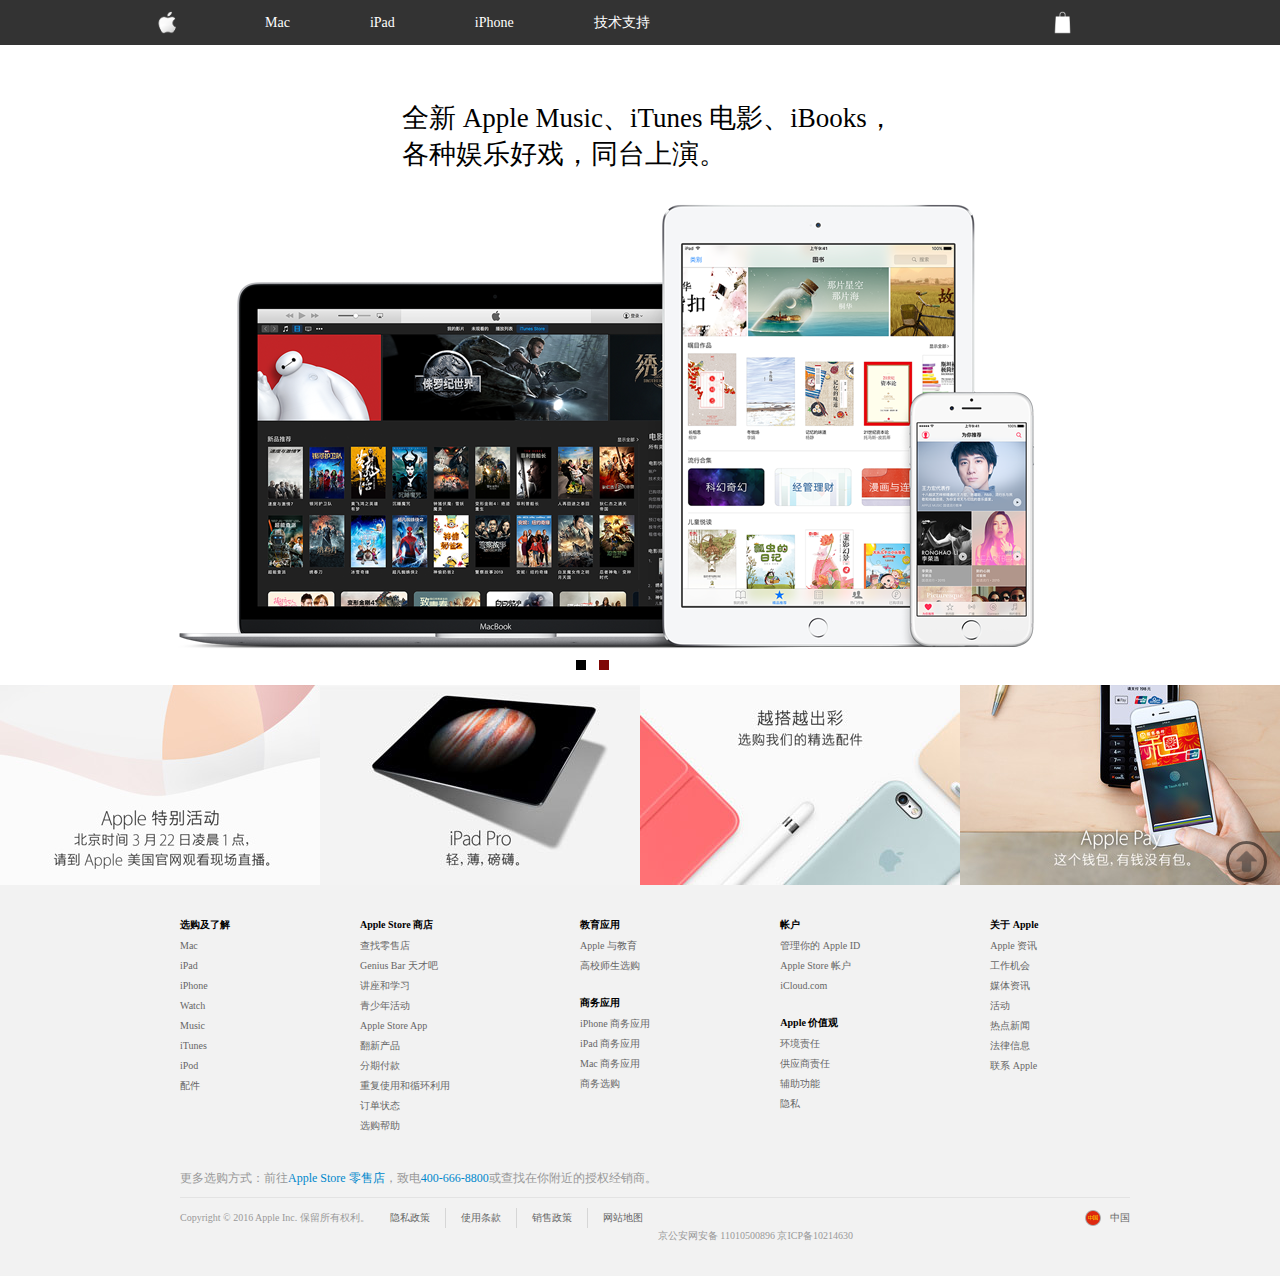
<file: apple 2.0/index.html>
<!doctype html>
<html>
<head>
<meta charset="utf-8">
<title>Apple（中国）</title>
<link rel="shortcut icon" href="img/apple.ico">
<link href="css/basic.css" rel="stylesheet" type="text/css">

<link href="css/zzsc.css" rel="stylesheet" type="text/css">
<script type="text/javascript" src="js/jquery-1.5.min.js"></script>
<script type="text/javascript" src="js/promo_v2.js"></script> 
<style>
*{list-style:none;}

</style>

<style type="text/css">
	
	
	.int{
		width:100%;
		height:200px;
	}
	.int li{
		list-style:none;
		float:left;
		width:25%;
	}
	.img1{
		background:url(img/special_event_large.jpg) no-repeat center center;
		display:block;
		height:200px;
	}
	.img2{
		background:url(img/ipad_pro_large.jpg) no-repeat center center;
		display:block;
		height:200px;
	}
	.img3{
		background:url(img/promo_accessories_large.jpg) no-repeat center center;
		display:block;
		height:200px;
	}
	.img4{
		background:url(img/promo_applepay_geo_alt_large.jpg) no-repeat center center;
		display:block;
		height:200px;
	}
	
	
	
	
	
</style>
</head>

<body>
	<div class="top">
    	<ul>
        	<li><a id="logo" href="index.html"></a></li>
            <li><a href="mac.html">Mac</a></li>
            <li><a href="ipad.html">iPad</a></li>
            <li><a href="iphone.html">iPhone</a></li>
            <li><a href="support.html">技术支持</a></li>
            
            <li  id="shopping">
            	<div>
                	<ul>
                    	<li>你的购物袋是空的</li>
                        <li><a href="">购物袋</a></li>
                        <li><a href="">收藏</a></li>
                        <li><a href="">订单</a></li>
                        <li><a href="">账户</a></li>
                        <li><a href="login.html">登录</a></li>
                    </ul>
                </div>
                
            </li>
        </ul>
    </div>
    
    <div class="promoWD">
       <div id="main_promo">
       <div id="slides">
       <div class="slide">
        	<a href="#" target="_blank"><img src="img/hero_music_movies_books_large.png" class="a1" /></a>
       		<p>全新 Apple Music、iTunes 电影、iBooks，</p>
            <p  class="a1_t">各种娱乐好戏，同台上演。</p>
       </div>       
       <div class="slide">
        	<a href="iphone6s.html" class="a2"><img src="img/iphone-6s-change_large.jpg"></a>
            <span class="a2_t">
            	<img src="img/iphone_6s_large.png"><br/>
            	唯一的不，同是都处处不同。
            </span>
       </div>          
       </div>
       </div>
		<div id="dots">
            <ul>
              <li class="menuItem"><a href="javascript:;"></a></li>
              <li class="menuItem"><a href="javascript:;"></a></li>              
            </ul>
		</div>
    </div>
    
    <div class="int">
    	<ul>
        	<li><a class="img1" href=""></a></li>
            <li><a class="img2" href=""></a></li>
            <li><a class="img3" href=""></a></li>
            <li><a class="img4" href=""></a></li>
        </ul>
    	
    </div>
    <div class="more">
        <ul id="more_ul1">
        	<li id="title">选购及了解</li>
			<li><a href="" >Mac</a></li>
			<li><a href="" >iPad</a></li>
			<li><a href="" >iPhone</a></li>
			<li><a href="" >Watch</a></li>
			<li><a href="" >Music</a></li>
			<li><a href="" >iTunes</a></li>
			<li><a href="" >iPod</a></li>
			<li><a href="" >配件</a></li>
        </ul>
        <ul class="">
        	<li id="title">Apple Store 商店</li>
			<li><a href="" >查找零售店</a></li>
			<li><a href="" >Genius Bar 天才吧</a></li>
			<li><a href="" >讲座和学习</a></li>
			<li><a href="" >青少年活动</a></li>
			<li><a href="" >Apple Store App</a></li>
			<li><a href="" >翻新产品</a></li>
			<li><a href="" >分期付款</a></li>
			<li><a href="" >重复使用和循环利用</a></li>
			<li><a href="" >订单状态</a></li>
			<li><a href="" >选购帮助</a></li>
        </ul>
        <ul class="">
        	<li id="title">教育应用</li>
			<li><a href="" >Apple 与教育</a></li>
			<li><a href="" >高校师生选购</a></li>
            <li><br/></li>
			<li id="title">商务应用</li>
			<li><a href="" >iPhone 商务应用</a></li>
			<li><a href="" >iPad 商务应用</a></li>
			<li><a href="" >Mac 商务应用</a></li>
			<li><a href="" >商务选购</a></li>
        </ul>
        <ul class="">
        	<li id="title">帐户</li>
			<li><a href="" >管理你的 Apple ID</a></li>
			<li><a href="" >Apple Store 帐户</a></li>
			<li><a href="" >iCloud.com</a></li>
			<li><br/></li>
            <li id="title">Apple 价值观</li>
			<li><a href="" >环境责任</a></li>
			<li><a href="" >供应商责任</a></li>
			<li><a href="" >辅助功能</a></li>
			<li><a href="" >隐私</a></li>
        </ul>
        <ul class="">
        	<li id="title">关于 Apple</li>
			<li><a href="" >Apple 资讯</a></li>
			<li><a href="" >工作机会</a></li>
			<li><a href="" >媒体资讯</a></li>
			<li><a href="" >活动</a></li>
			<li><a href="" >热点新闻</a></li>
			<li><a href="" >法律信息</a></li>
			<li><a href="" >联系 Apple</a></li>
        </ul>
        <div class="more_text">
        	更多选购方式：前往<a href="">Apple Store 零售店</a>，致电<a href="">400-666-8800</a>或查找在你附近的授权经销商。
        </div> 
    </div>
    <div class="bottom">
        <span class="bottom_text1">Copyright &copy; 2016 Apple Inc. 保留所有权利。</span>
        <ul>
        	<li><a href="" id="bottom_a1">隐私政策</a></li>
            <li><a href="">使用条款</a></li>
            <li><a href="">销售政策</a></li>
            <li><a href="">网站地图</a></li>
        </ul>
        <a href="#top" id="china">中国</a>
        <br/>
        <span class="bottom_text2">京公安网安备&nbsp;11010500896&nbsp;京ICP备10214630</span>
    </div>
    
    <a href="#top" id="back_top"></a>
</body>
</html>
</file>
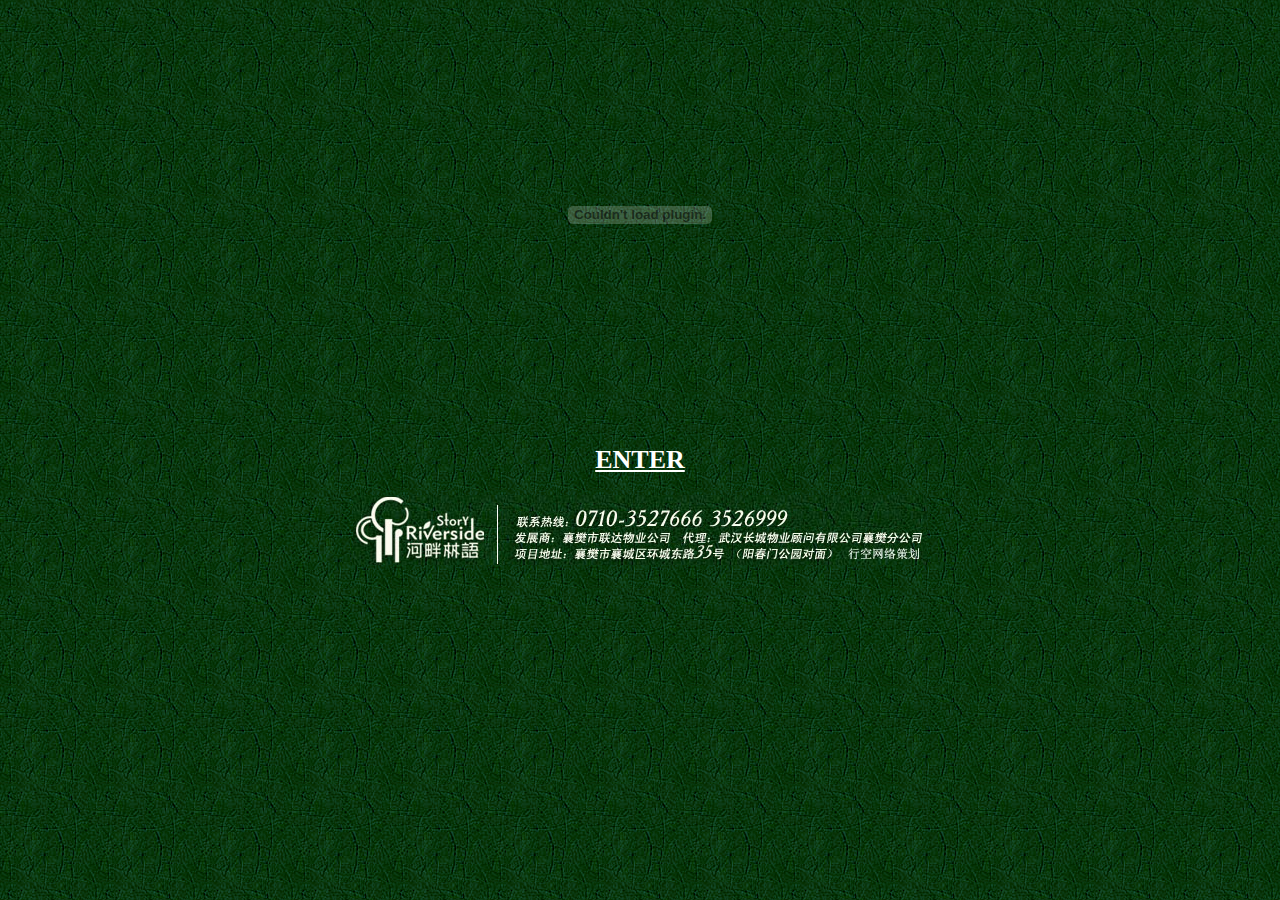
<file: hply/index.html>
<!doctype html>
<html>
<head>
<meta charset="utf-8">
<title>河畔林语</title>
<style type="text/css">
	*{
		margin:0px auto;
		padding:0px;
	}
	body{
		/*width:712px;*/
		background:url(images/bg.jpg) repeat;
	}
	.flash{
		text-align:center;	
	}
	.flash embed{
		width:712px;
		height:429px;
	}
	.point{
		text-align:center;
		width:712px;
		height:38px;
		margin:12px auto;
		}
	.point a{
		font-size:26px;
		color:#FFF;
		text-decoration:underline;
		font-weight:bold;
		}
	.buttom{
		width:712;
		height:70px;
		text-align:center;
		}
</style>
</head>

<body>
	<div class="flash">
    	<embed src="images/index.swf"/>
    </div>
    <div class="point">
    	<a href="Intro.html">ENTER</a>
    </div>
    <div class="buttom"><img src="images/copyright.jpg"></div>
</body>
</html>
</file>
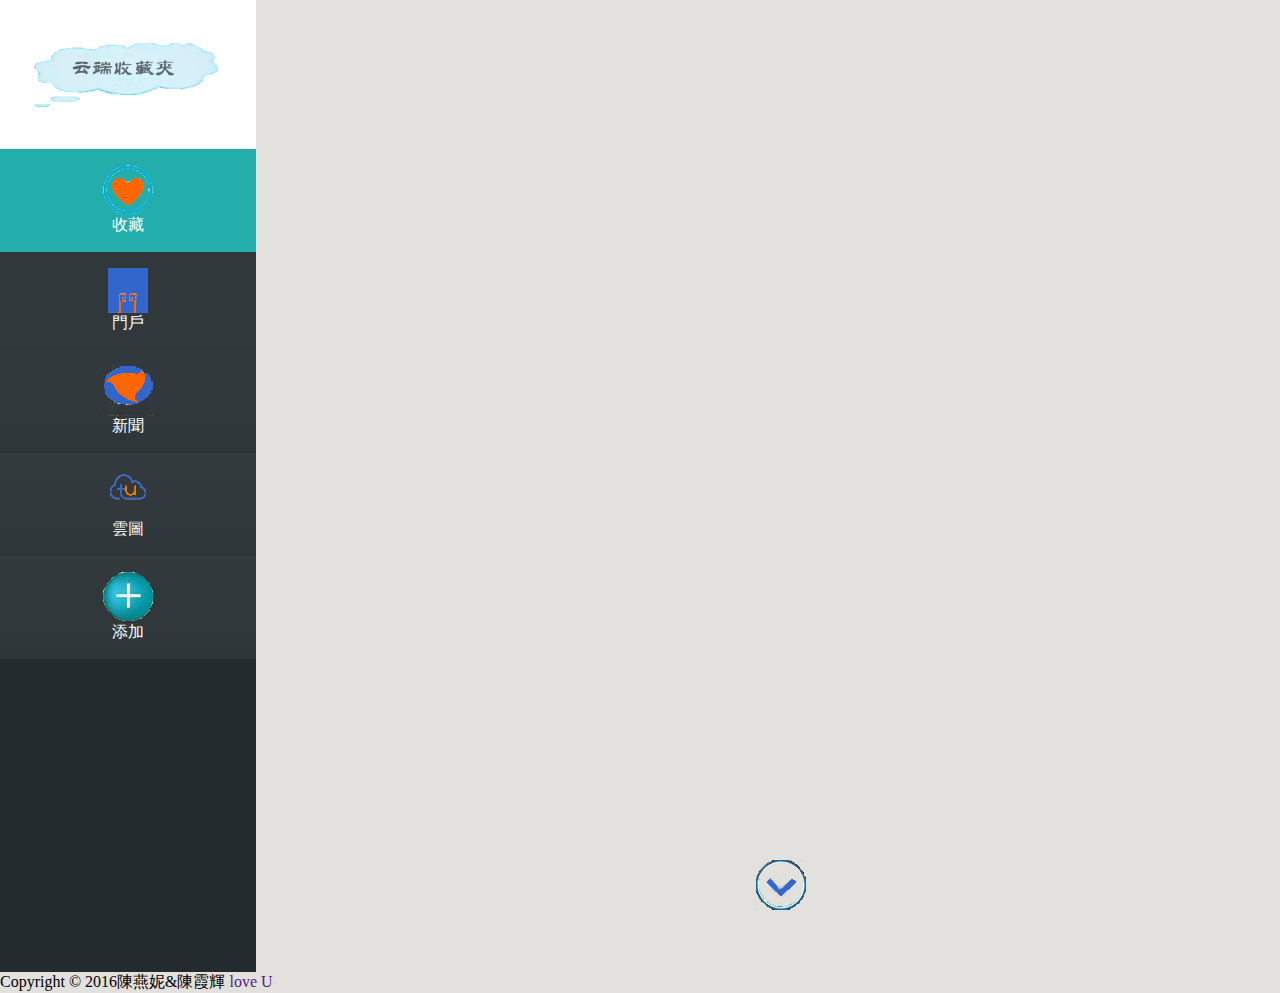
<file: 云端收藏2.0/index.html>
<!DOCTYPE html>
<html>
<head>
<title>雲端收藏夾</title>
	<link href="css/style.css" rel="stylesheet" type="text/css"/>	
	<link rel="shortcut icon" href="images/11.png">
	<meta http-equiv="Content-Type" content="text/html; charset=utf-8" />
	<script type="text/javascript" src="ind.js"></script>
	<script src="yclib.js"></script>
	<script src="yunduan.js"></script>
	<script type="text/javascript">
		window.onload=function(){
			var oMC=document.getElementById('morecontent');
			yc.addEvent('more','click',change);
			function change(){
				if(oMC.style.display=='block'){
			 		oMC.style.display='none';
				}
				else{
				oMC.style.display='block';
			}
		}
			yc.ajaxRequest("http://218.196.14.220:8080/webtag/favorite_findAll.action",{
			    'method':"POST",
			    'send':'null',
			    'jsonResponseListener':function(json){
					var oDiv=document.getElementById('content');
				    var str='';
			    	for(var i=0;i<json.obj.length;i++){
			    	var reg=/^([https|http]?:\/\/)?(www)\.([a-z\.]{2,6})([\/\w \.-]*)*\/?$/;
			    	//var rega=/[\u4e00-\u9fa5]{1,10}/;
				    //var reg=/^([https|http|ftp]:\/\/)?[a-z]+.[a-z0-9]+.[a-z]+/i;
				  	c=json.obj[i];
				  	//if(rega.test(c.falbel)){
		        	if(reg.test(c.furl)){
				    str+='<div class="content-grid"><div class="b-link-stripe b-animate-go  thickbox"><img  src="images/35.jpg" /><div  class="b-wrapper"><h2 class="b-animate b-from-left  b-delay03 "><span>';				   
			        str+=c.flabel+'<br /><a href='+c.furl+'>'+c.furl+'</a><br />'+c.fdesc;
				    str+='</span></h2></div></div></div>'		   	  
				   }
			    }
				oDiv.innerHTML=str;
				}
			}); 
	}
		function show(){
			var oT=document.getElementById('content');
			var oB=document.getElementById('btnimga');
			if(oT.style.height=='810px'){
				oT.style.height='1640px';
				oB.src="images/2.png";
			}else{
					oT.style.height='810px';
					oB.src="images/1.png";
				}
		}	 
	</script>
</head>
<body>
	<div class="header">
		<div class="header-left">
			<div class="logo">
				 <img src="images/38.png"/>
			</div>
			<div class="top-nav">
				<ul >
					<li class="active" ><a href="index.html" id="1"><img src="images/收藏夹.png"/>收藏</a></li>
					<li ><a href="index3.html" class="black" id="2"><img src="images/门户2.png"/>門戶</a></li>	
					<li  ><a href="index4.html" class="black1" id="3"><img src="images/新闻.png"/>新聞</a></li>
					<li  ><a href="index5.html" class="black2" id="4" ><img src="images/云图.png"/>雲圖</a></li>
					<li><a href="index.html" class="black3" id="5" onclick="add()"><img src="images/41.png"/>添加</a></li>
				</ul>
				<div id="morecontent">
					<ul id="ul">
			
					</ul>
				</div>
			</div>
		</div>
		<!-- <p class="footer-class">燕妮&霞輝<a href="" target="_blank">Love U</a></p> -->
	</div>
		<div class="content">
	        <div id="content">
		        </div>
		             <input type="image" src="images/1.png"  id="btnimga"  onClick="show()" style=" margin-left:500px"/>
				</div>
				<div class="clear"> 
				</div>
			<p class="footer-class-in">Copyright © 2016陳燕妮&陳霞輝 <a href="" target="_blank">love U</a> </p>
			</div>
		<div>
</body>
</html>
</file>
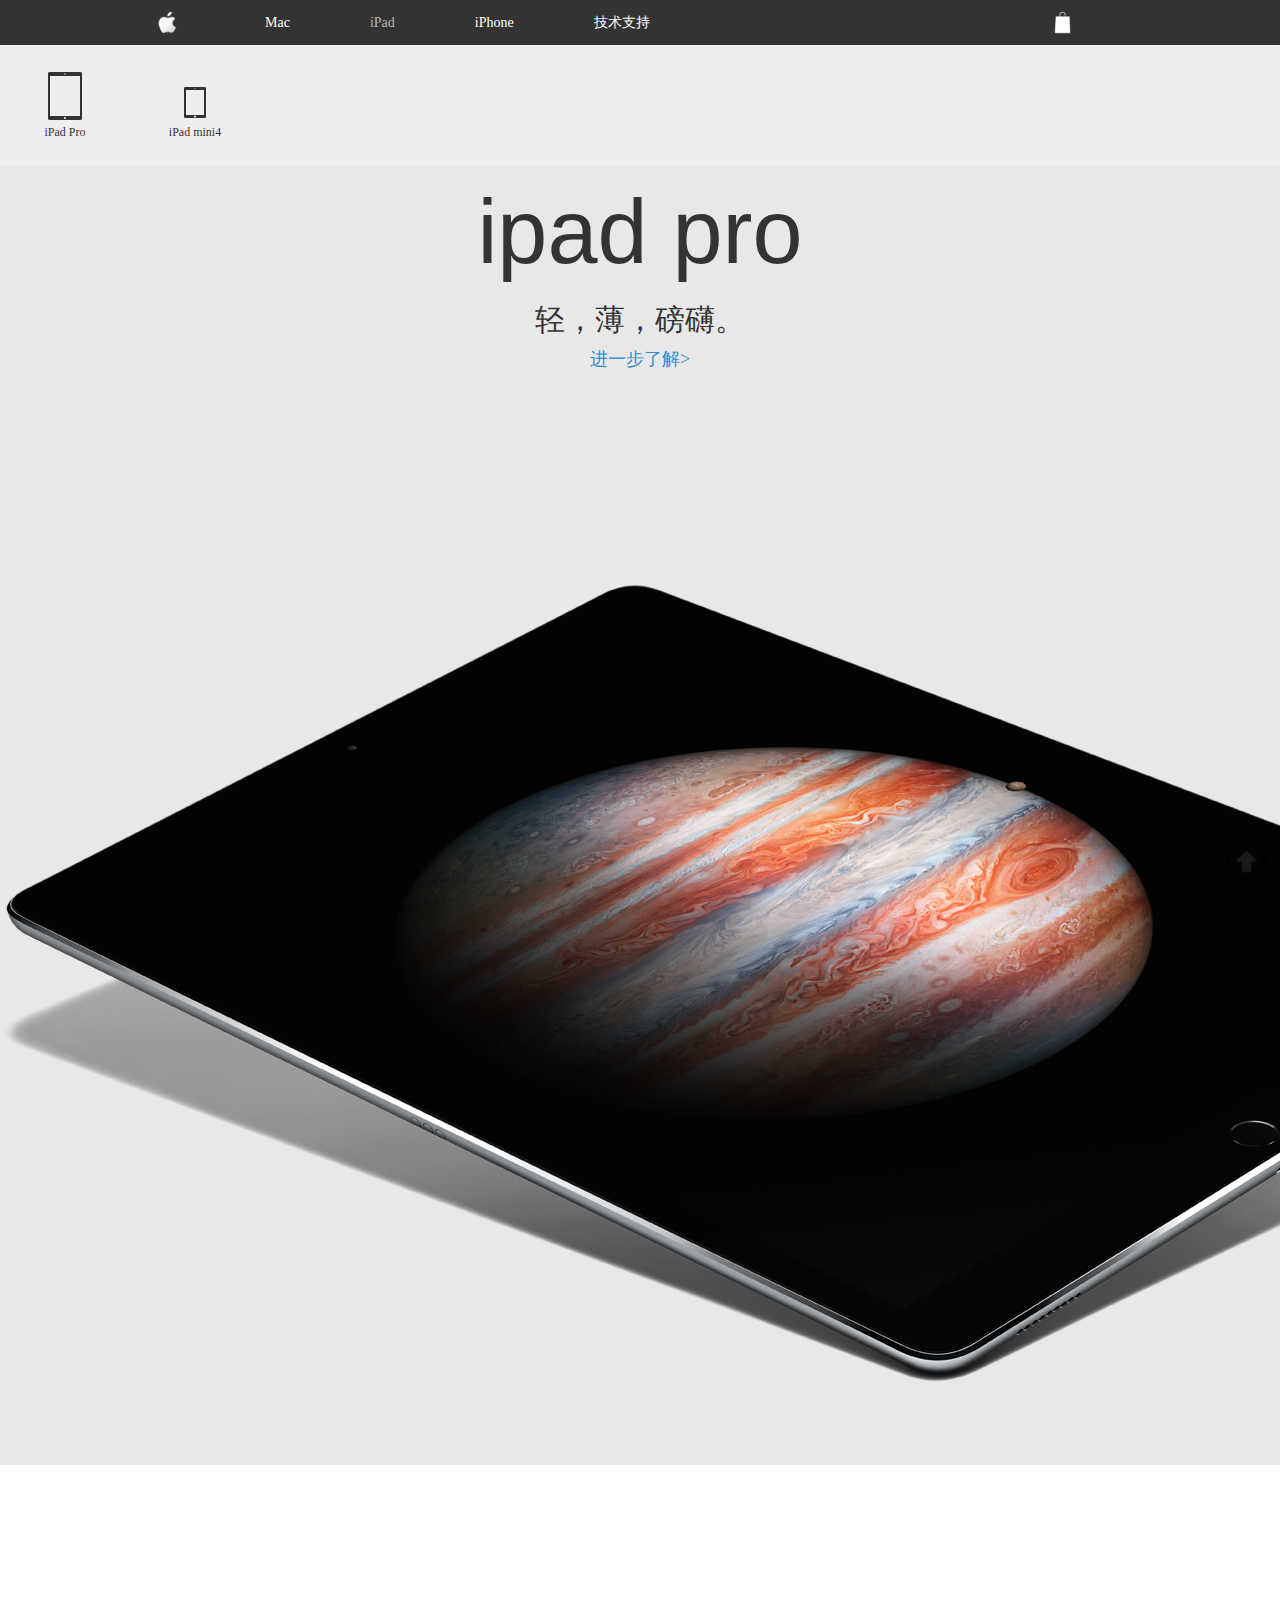
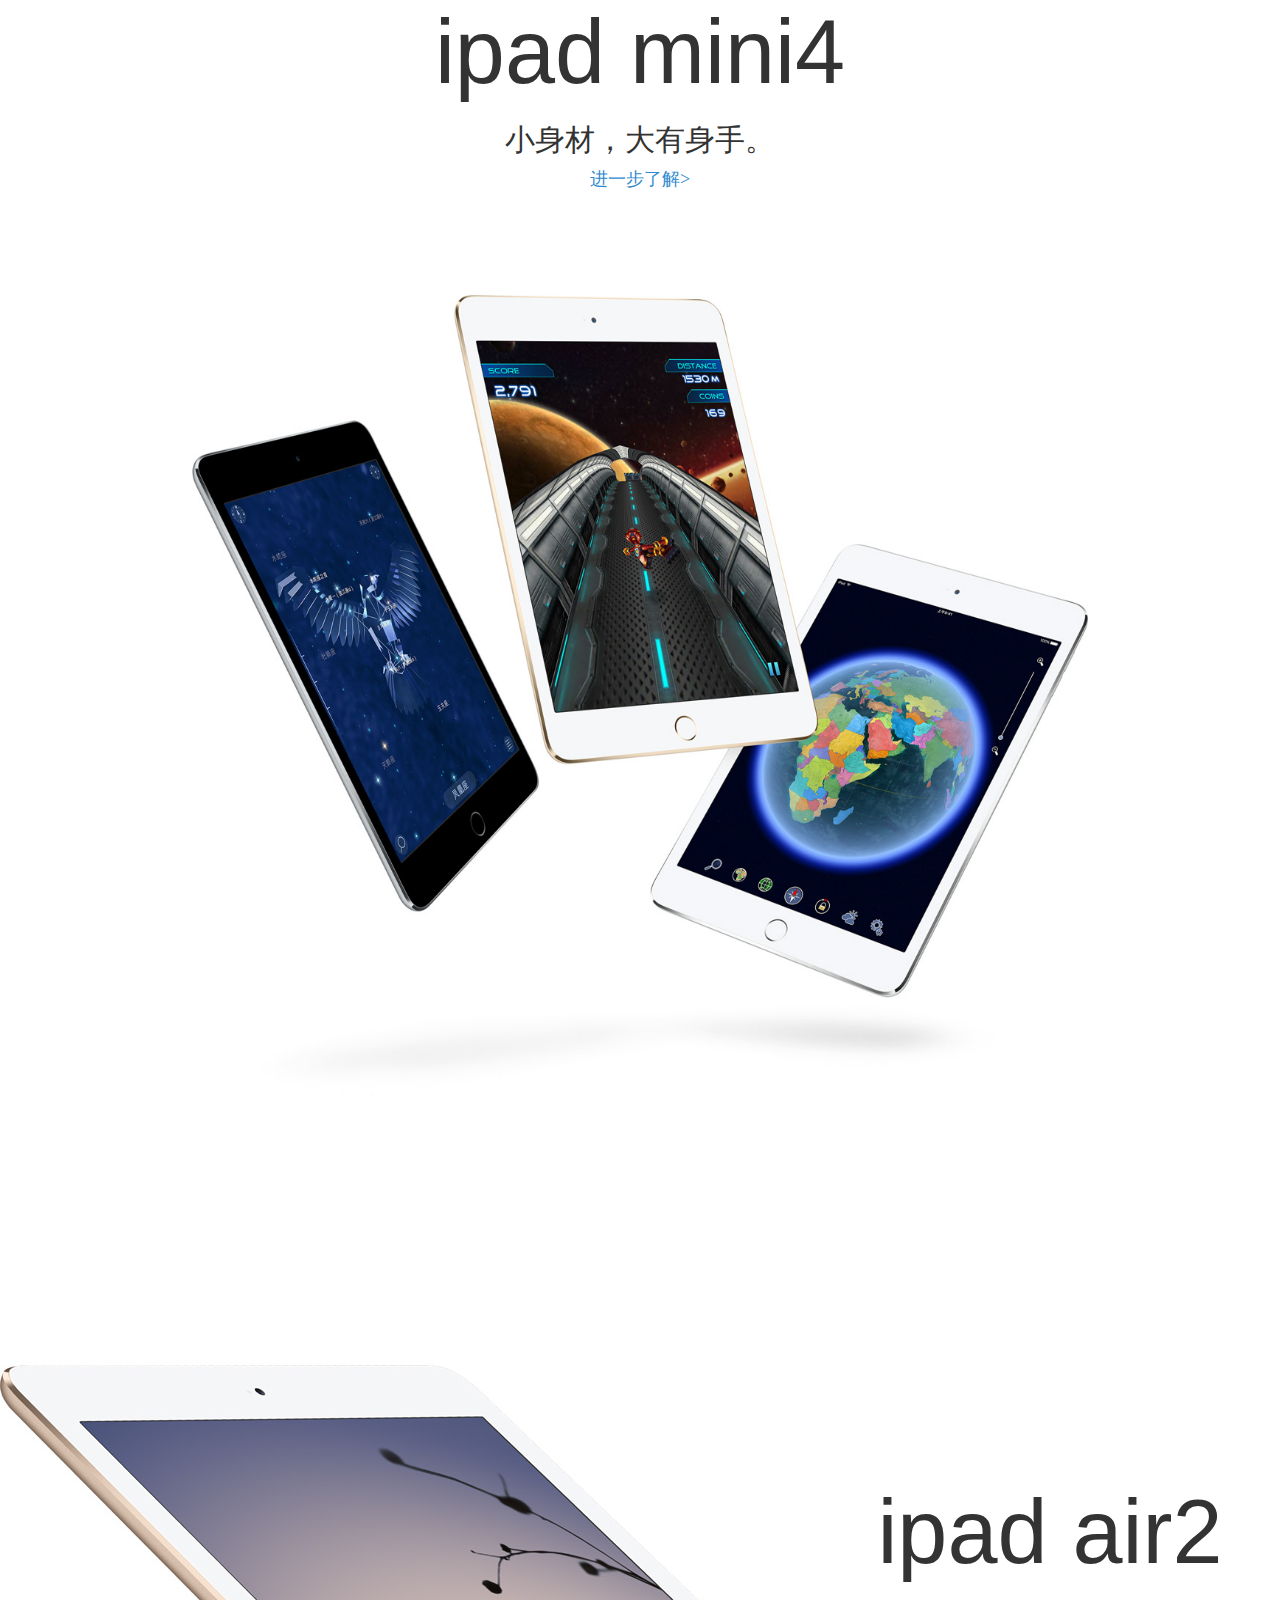
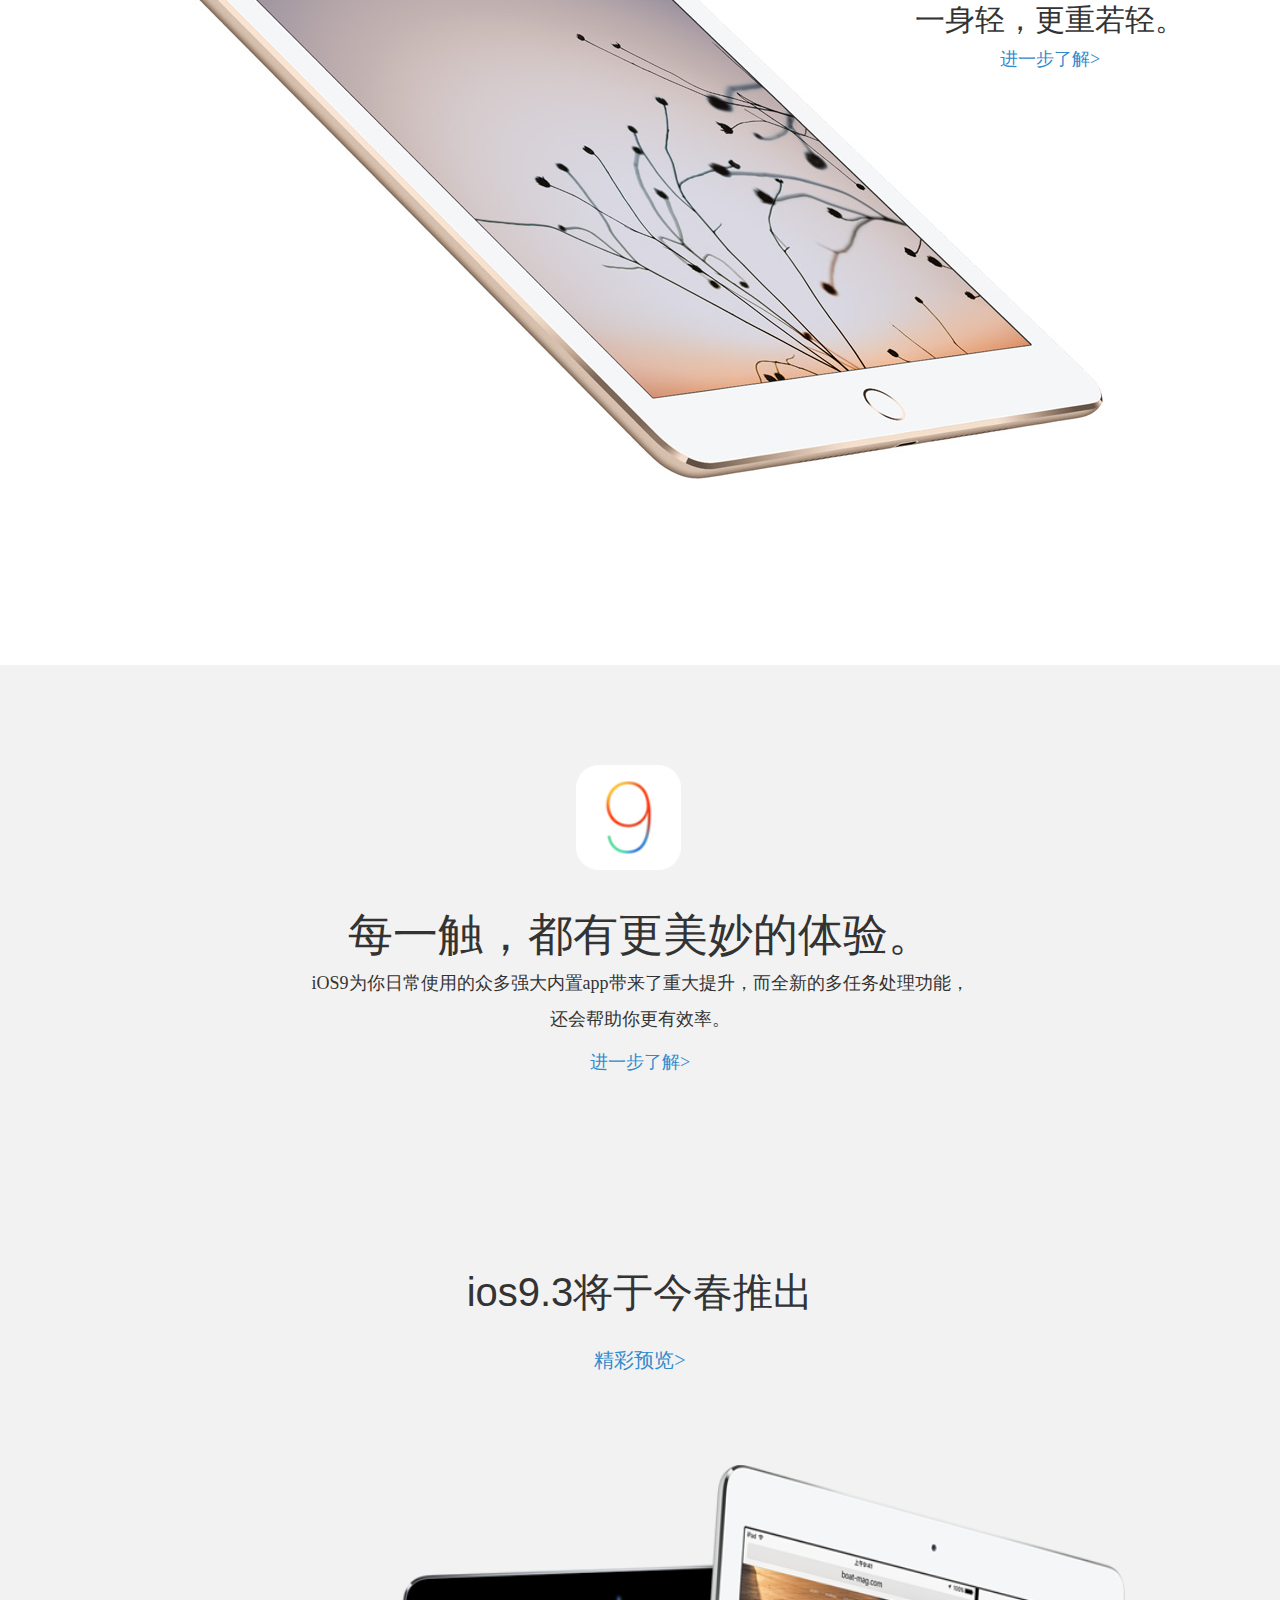
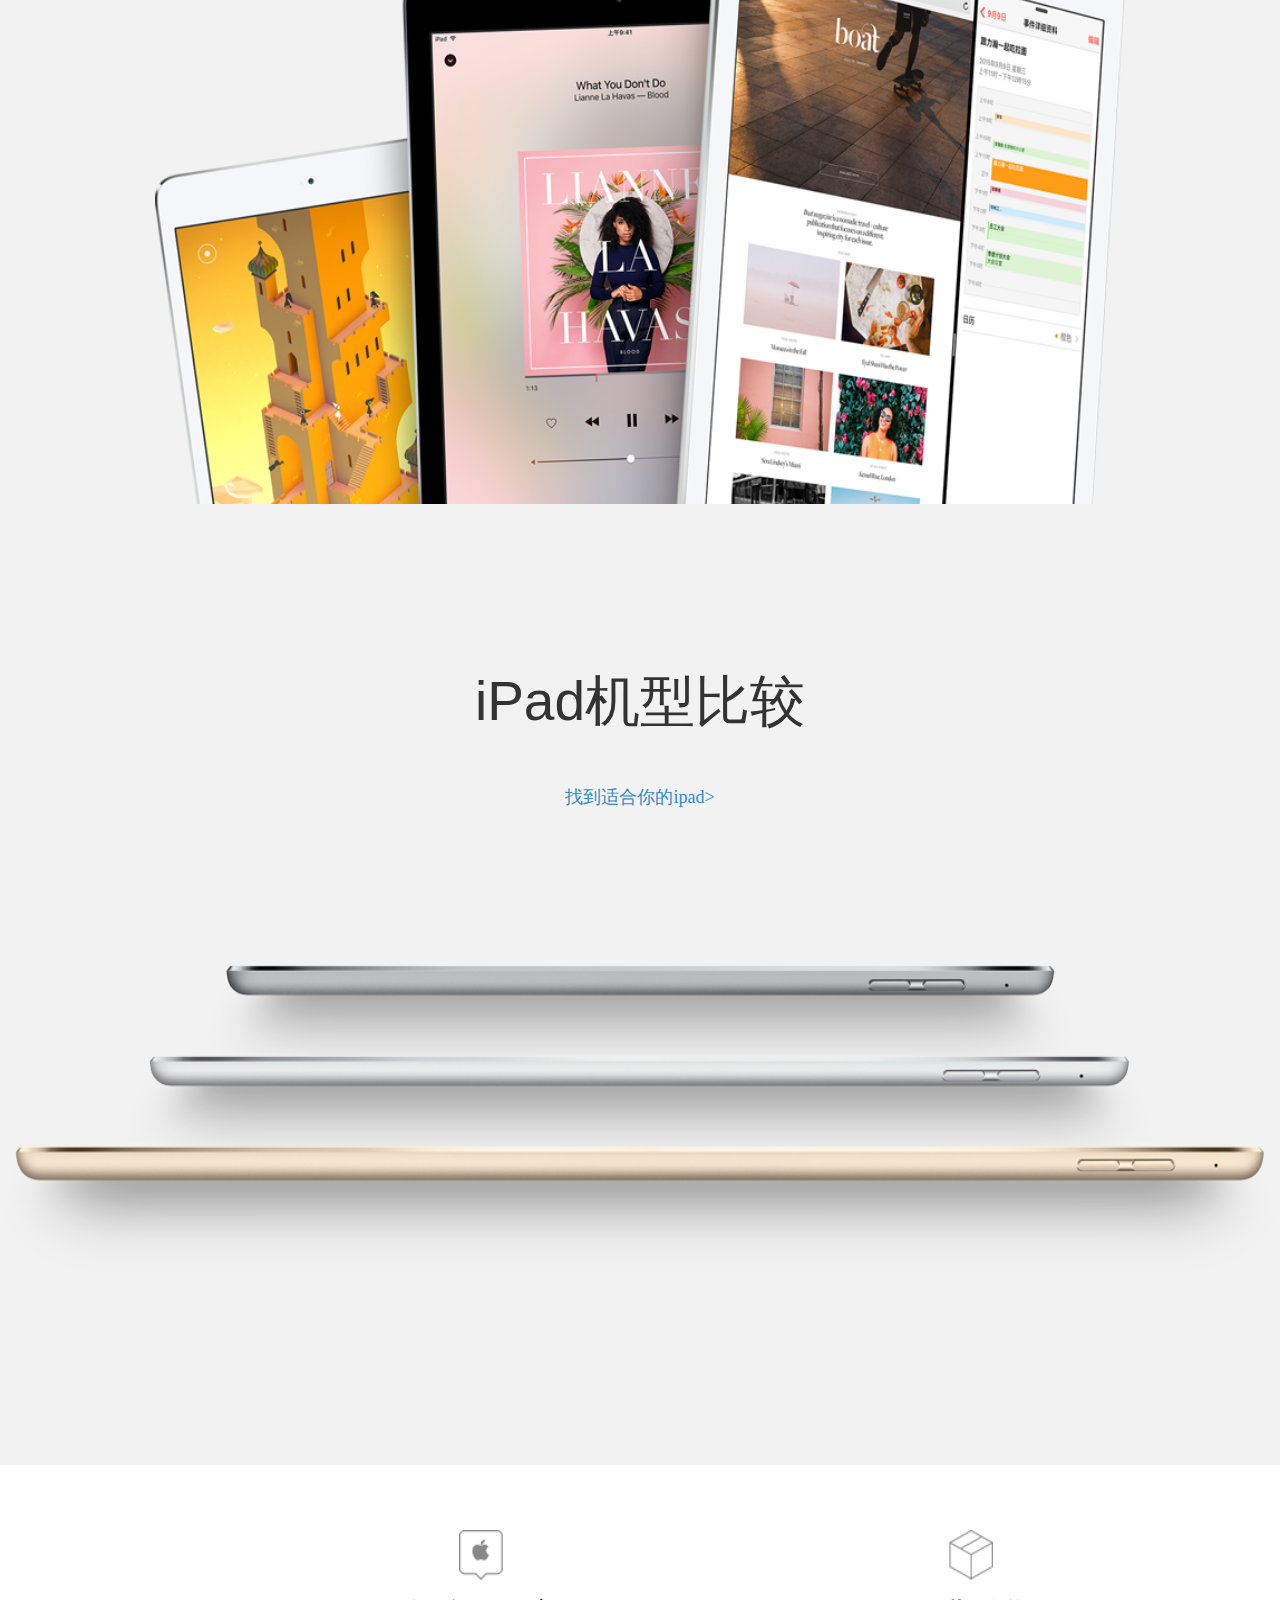
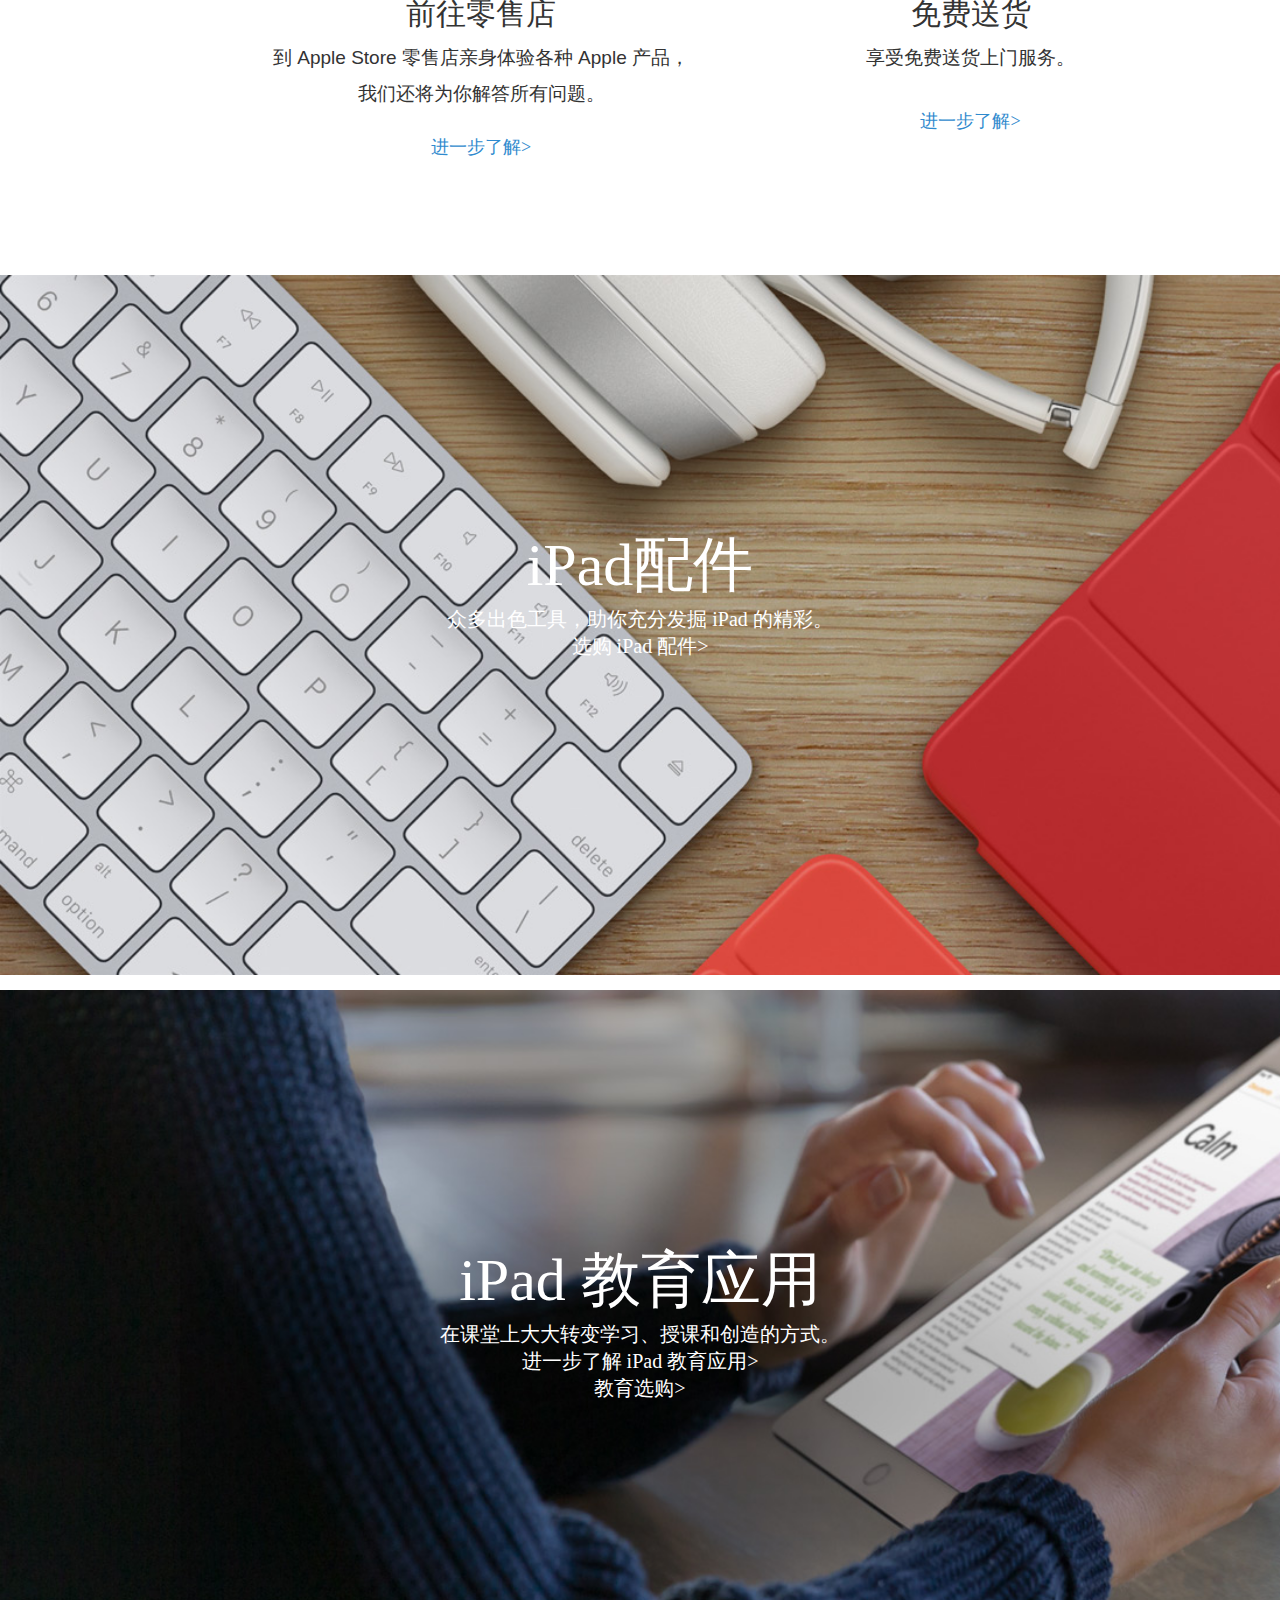
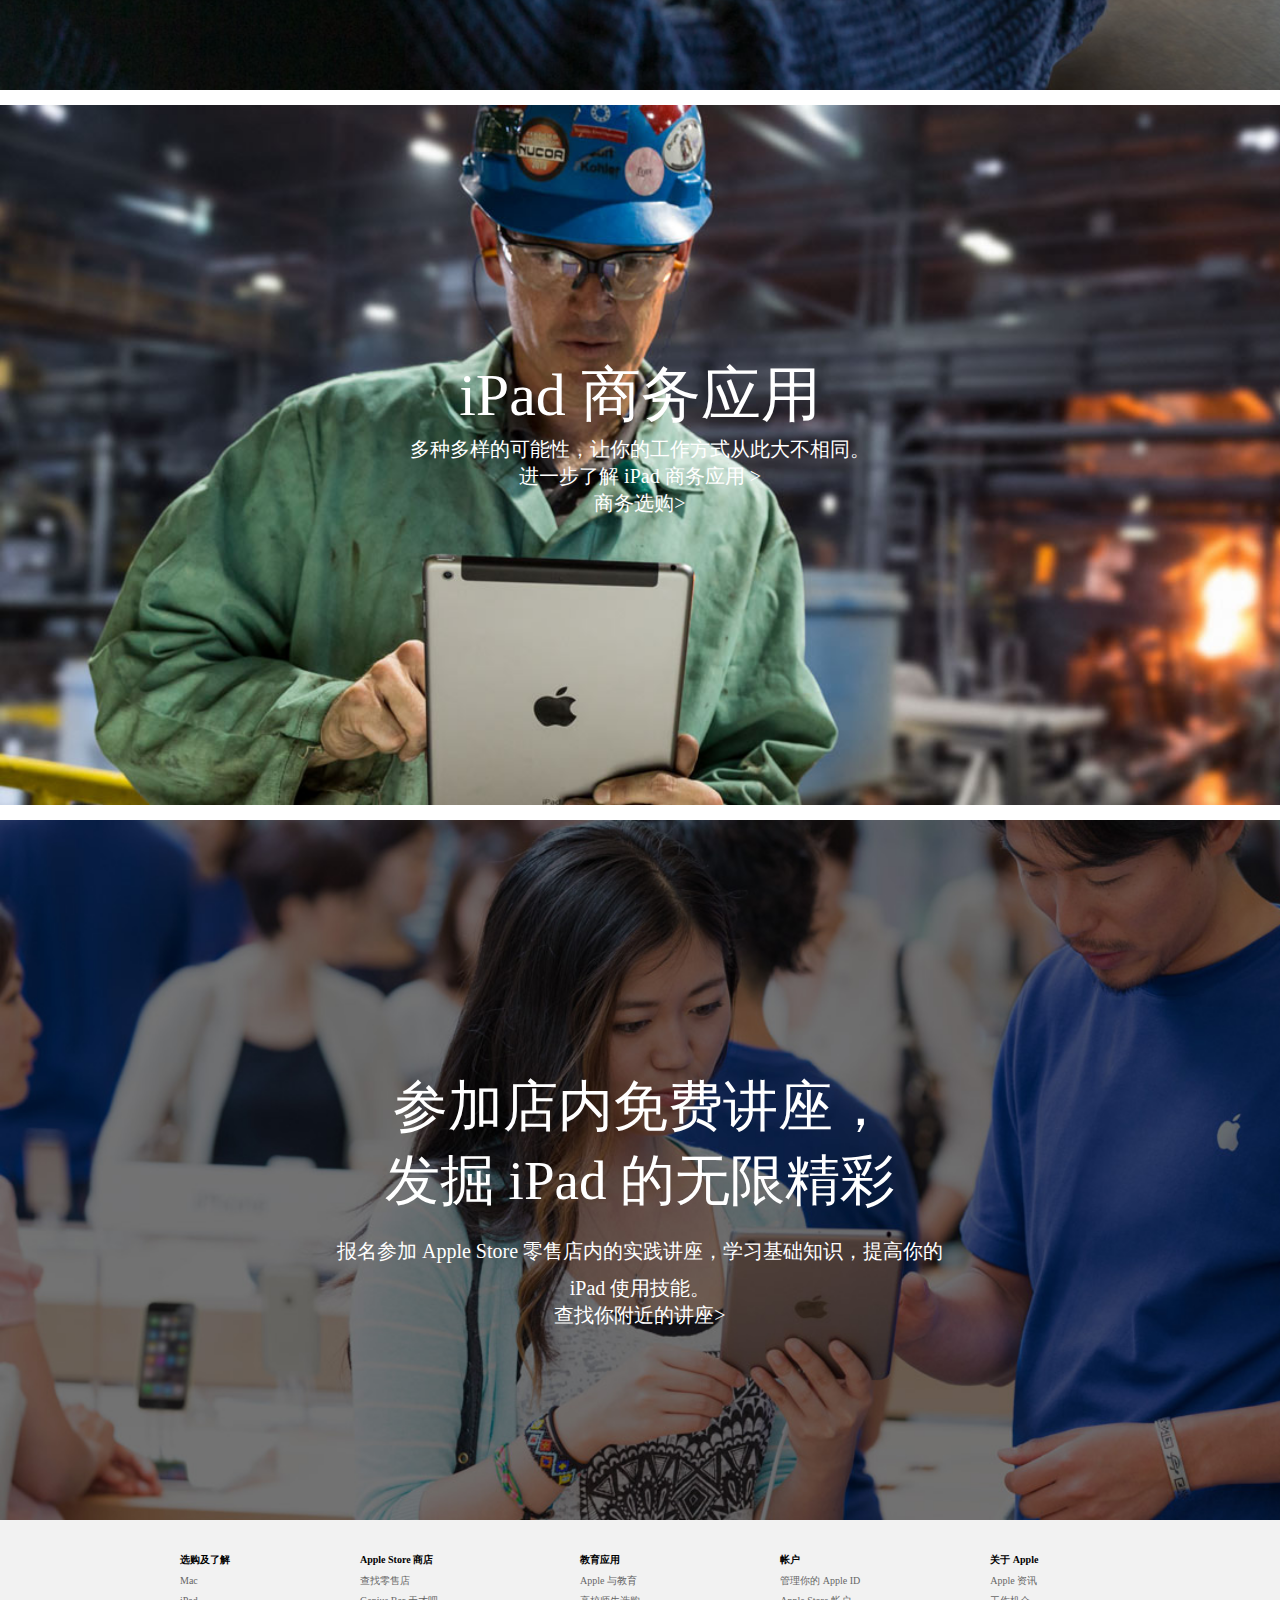
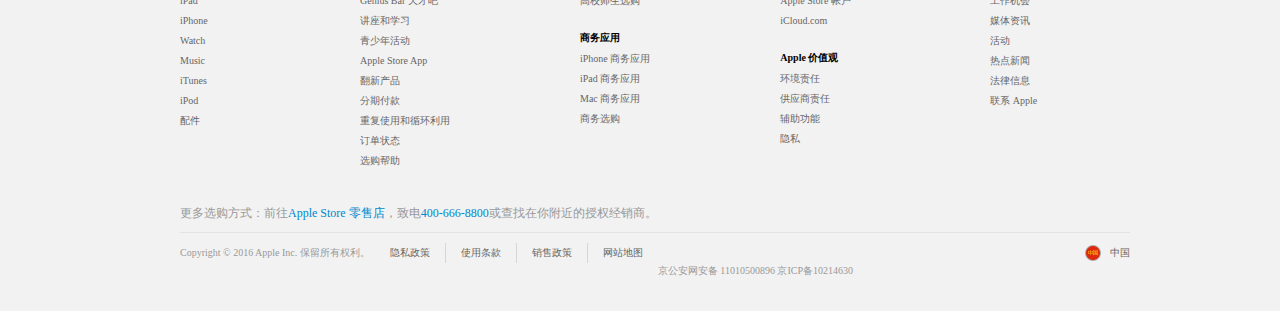
<file: apple 2.0/ipad.html>
<!doctype html>
<html>
<head>
<meta charset="utf-8">
<title>iPad-Apple（中国）</title>
<link rel="shortcut icon" href="img/apple.ico">
<link href="css/basic.css" rel="stylesheet" type="text/css">
<style type="text/css">
*{
	padding:0px;
	margin:0px;
	list-style:none;
}
	.nav{
			width:100%;
			height:120px;
			background-color:#EEEEEE;
		}
	.nav li{
		float:left;
	}
	.nav li a{
		width:80px;
		margin:20px 25px;
		display:block;
		padding-top:60px;
		color:#333333;
		text-decoration:none;
		font-size:12px;
		text-align:center;
	}
	#ipadpro{
		margin-left:px;
		background:url(img/ipadpro.png) no-repeat top center;
		-webkit-animation:moves .5s ease-in-out forwards;
		-moz-animation:moves .5s ease-in-out forwards;
		-ms-animation:moves .5s ease-in-out forwards;
	}
	#ipadair{
		background:url(img/ipadair2.png) no-repeat top center;
		
	}
	#ipadmini{
		background:url(img/ipadmini4.png) no-repeat top center;
		
	}
	@-webkit-keyframes moves {   
     0% {   
        margin-left:330px;  
     }
     100% {   
        margin-left:300px;      
     }   
  }  
 	@-moz-keyframes moves {   
     0% {   
        margin-left:330px;  
     }
     100% {   
        margin-left:300px;      
     }   
  } 
  	@-ms-keyframes moves {   
     0% {   
        margin-left:330px;  
     }
     100% {   
        margin-left:300px;      
     }   
  } 
    


  @charset "utf-8";
/* CSS Document */



.one{
    width:100%;
    height:1300px;
    background-color:#E8E8E8;
}
.p1 {
    width:100%;
    height:240px;
    float:top;
    text-align:center;
}
.n1{
    font-weight:100;
    font-size:90px;
    font-family:Arial, Helvetica, sans-serif;
    line-height:150%;
    color:#333333;
}
.n2{
    font-weight:100;
    font-size:30px;
    font-family:"微软雅黑";
    color:#333333;
}
.n3{
    font-weight:100;
    font-size:18px;
    font-family:"微软雅黑";
    color:#2F8ACE;
    text-decoration:none;
    line-height:200%;
}
.n3:hover{
    text-decoration:underline;
}
.view1{
    margin-top:180px;
}


.two{
    width:100%;
    height:1500px;
    position:relative;
    float:left;
}
.p2 {
    width:100%;
    height:310px;
    float:top;
    margin-top:120px;
}
.n4{
    font-weight:100;
    font-size:90px;
    text-align:center;
    font-family:Arial, Helvetica, sans-serif;
    line-height:150%;
    color:#333333;
}
.n5{
    font-weight:100;
    font-size:30px;
    font-family:"微软雅黑";
    color:#333333;
}
.n6{
    font-weight:100;
    font-size:18px;
    font-family:"微软雅黑";
    color:#2F8ACE;
    line-height:200%;
    text-decoration:none;
}
.n6:hover{
    text-decoration:underline;
}
.view2{
    /*文本居中对齐*/
    text-align:center;
    width:100%;
    height:800px;
}


.three{
    width:100%;
    height:900px;
    position:relative;
    float:left;
    background-image:url(img/3.jpg);
    background-repeat:no-repeat;
}
.p3{
    width:500PX;
    height:300px;
    margin-left:800px;
    margin-top:100px;

}
.n7{
    font-weight:100;
    font-size:90px;
    text-align:center;
    font-family:Arial, Helvetica, sans-serif;
    line-height:150%;
    color:#333333;
}
.n8{
    font-weight:100;
    font-size:30px;
    font-family:"微软雅黑";
    color:#333333;
}
.n9{
    font-weight:100;
    font-size:18px;
    font-family:"微软雅黑";
    color:#2F8ACE;
    text-decoration:none;
    line-height:200%;
}
.n9:hover{
    text-decoration:underline;
}

.four{
    width:100%;
    height:600px;
    position:relative;
    float:left; 
    background-color:#F2F2F2;
}

.b{
    width:100px;
    height:100px;
    margin-left:45%;
    margin-top:100px;
}
.c{
    width:100%;
    height:200px;
    margin-top:40px;
    text-align:center;
}
.n10{
    font-weight:100;
    font-size:45px;
    text-align:center;
    font-family:Arial, Helvetica, sans-serif;
    color:#333333;
}
.n11{
    font-size:18px;
    font-family:"微软雅黑";
    color:#333333;
    line-height:200%;
}
.n12{
    font-size:18px;
    font-family:"微软雅黑";
    color:#333333;
    line-height:200%;
}
.n13{
    font-weight:100;
    font-size:18px;
    font-family:"微软雅黑";
    color:#2F8ACE;
    line-height:50px;
    text-decoration:none;
}
.n13:hover{
    text-decoration:underline;
}
.five{
    width:100%;
    height:1000px;
    position:relative;
    float:left; 
    background-color:#F2F2F2;
}
.d{
    width:100%;
    height:200px;
    text-align:center;
}
.n14{
    font-weight:70;
    font-size:40px;
    text-align:center;
    font-family:Arial, Helvetica, sans-serif;
    color:#333333;
}
.n15{
    font-size:20px;
    font-family:"微软雅黑";
    color:#2F8ACE;
    line-height:80px;
    text-decoration:none;
}
.n15:hover{
    text-decoration:underline;
}
.e{
    width:100%;
    height:400px;
    text-align:center;
}
.six{
    width:100%;
    height:800px;
    position:relative;
    float:left; 
    background-color:#F2F2F2;
}
.f{
    width:100%;
    height:200px;
    text-align:center;
}
.n16{
    font-weight:70;
    font-size:55px;
    text-align:center;
    font-family:Arial, Helvetica, sans-serif;
    color:#333333;
}
.n17{
    font-size:18px;
    font-family:"微软雅黑";
    color:#2F8ACE;
    line-height:80px;
    text-decoration:none;
}
.n17:hover{
    text-decoration:underline;
}
.g{
    width:100%;
    height:300px;
    text-align:center;
    margin-top:100px;
}
.seven{
    margin-top:50px;
    width:100%;
    height:300px;
    float:left;
}
.h{
    height:300px;
    float:left;
    margin-left:20%;
    text-align:center;
}
.j{
    margin-top:15px;
}
.k{
    width:450px;
    height:200px;
    margin-top:10px;
}
.n18{
    font-size:30px;
    text-align:center;
    font-family:Arial, Helvetica, sans-serif;
    color:#333333;
}
.n19{
    font-size:19px;
    text-align:center;
    font-family:Arial, Helvetica, sans-serif;
    color:#333333;
}
.n20{
    font-size:19px;
    text-align:center;
    font-family:Arial, Helvetica, sans-serif;
    color:#333333;
}
.n21{
    font-size:18px;
    font-family:"微软雅黑";
    color:#2F8ACE;
    line-height:80px;
    text-decoration:none;
}
.n21:hover{
    text-decoration:underline;
}
.i{
    height:300px;
    float:left;
    margin-left:150px;
    text-align:center;
}
.i1{
    margin-top:15px;
}
.n22{
    font-size:30px;
    text-align:center;
    font-family:Arial, Helvetica, sans-serif;
    color:#333333;
}
.n23{
    font-size:19px;
    text-align:center;
    font-family:Arial, Helvetica, sans-serif;
    color:#333333;
}
.n24{
    font-size:18px;
    font-family:"微软雅黑";
    color:#2F8ACE;
    line-height:80px;
    text-decoration:none;
}
.n24:hover{
    text-decoration:underline;
}
.eight{
    width:100%;
    height:700px;
    text-align:center;
    margin-top:60px;
    float:left;
    background-image:url(img/9.jpg);
    background-repeat:no-repeat;
    background-size:cover;
}
.xl{
    width:100%;
    height:300px;

}
.n25{
    margin-top:250px;
    font-size:60px;
    color:#FFF;
}
.n26{
    font-size:20px;
    color:#FFF;
}
.n27{
    font-size:20px;
    color:#FFF;
    text-decoration:none;
}
.n27:hover{
    text-decoration:underline;
}
.nine{
    width:100%;
    height:700px;
    text-align:center;
    margin-top:15px;
    float:left;
    background-image:url(img/10.jpg);
    background-repeat:no-repeat;
    background-size:cover;
}
.x2{
    width:100%;
    height:300px;

}
.n28{
    margin-top:250px;
    font-size:60px;
    color:#FFF;
}
.n29{
    font-size:20px;
    color:#FFF;
    
}
.n30{
    font-size:20px;
    color:#FFF;
    text-decoration:none;
}
.n31{
    font-size:20px;
    color:#FFF;
    text-decoration:none;
}
.n31:hover{
    text-decoration:underline;
}
.n30:hover{
    text-decoration:underline;
}


.ten{
    width:100%;
    height:700px;
    text-align:center;
    margin-top:15px;
    float:left;
    background-image:url(img/11.jpg);
    background-repeat:no-repeat;
    background-size:cover;
}
.x3{
    width:100%;
    height:300px;
}
.n32{
    margin-top:250px;
    font-size:60px;
    color:#FFF;
}
.n33{
    font-size:20px;
    color:#FFF;
}
.n34{
    font-size:20px;
    color:#FFF;
    text-decoration:none;
}
.n35{
    font-size:20px;
    color:#FFF;
    text-decoration:none;
}
.n34:hover{
    text-decoration:underline;
}
.n35:hover{
    text-decoration:underline;
}
.eleven{
    width:100%;
    height:700px;
    text-align:center;
    margin-top:15px;
    float:left;
    background-image:url(img/12.jpg);
    background-repeat:no-repeat;
    background-size:cover;
}
.x4{
    width:100%;
    height:300px;
}
.n36{
    margin-top:250px;
    font-size:55px;
    color:#FFF;
}
.n37{
    font-size:55px;
    color:#FFF;
}
.n38{
    margin-top:20px;
    font-size:20px;
    color:#FFF;
}
.n39{
    margin-top:10px;
    font-size:20px;
    color:#FFF;
}
.n40{
    font-size:20px;
    color:#FFF;
    text-decoration:none;
}
.n40:hover{
    text-decoration:underline;
}
.view2 img {
    display:block;
    width:70%;
    height:100%;
    margin:0 auto;
    }  
</style>
</head>
<body>
<div >
	    <div class="top">
    	<ul>
        	<li><a id="logo" href="index.html"></a></li>
            <li><a href="mac.html">Mac</a></li>
            <li><a href="ipad.html" id="ipad">iPad</a></li>
            <li><a href="iphone.html">iPhone</a></li>
            <li><a href="support.html">技术支持</a></li>
            
            <li  id="shopping">
            	<div>
                	<ul>
                    	<li>你的购物袋是空的</li>
                        <li><a href="">购物袋</a></li>
                        <li><a href="">收藏</a></li>
                        <li><a href="">订单</a></li>
                        <li><a href="">账户</a></li>
                        <li><a href="login.html">登录</a></li>
                    </ul>
                </div>
                
            </li>
        </ul>
    </div>
    
	<div class="nav">
    	<ul>
        	<li>
            	<a href="ipadpro.html" id="ipadpro">
                	iPad Pro
                </a>
            </li>
            <li>
            	<a href="ipadmini4.html" id="ipadmini">
                	iPad mini4
                </a>
            </li>
        </ul>
    	
	</div>
    <div class="body">
	<div class="one">
			<div class="p1">
            	<p class="n1">ipad pro</p>
            	<p class="n2">轻，薄，磅礴。</p>
            	<a href="" class="n3">进一步了解><a>
            </div>
			
            <div class="view1">
				<!--alt如果无法显示图片  浏览器将显示替代文本-->
				<img src="img/1.png" alt="又调皮喽"/>
            </div>
    </div>
	<div class="two">
    	<div class="p2">
            	<h1 class="n4">ipad mini4</h1>
            	<h1 class="n5"><center>小身材，大有身手。</h1>
            	<a href="" class="n6"><center>进一步了解></center><a>
            </div>
  	         <div class="view2">
				<!--alt如果无法显示图片  浏览器将显示替代文本-->
				<img src="img/2.jpg" alt="又调皮喽"/>
            </div>
    </div>
    <div class="three">
    	<div class="p3">
            <h1 class="n7">ipad air2</h1>
            <h1 class="n8"><center>一身轻，更重若轻。</h1>
            <a href="" class="n9"><center>进一步了解></center><a>
        </div>
    </div>
    <div class="four">
         <div class="b"><img src="img/4.png"/ width="105" height="105"></div>
         <div class="c">
          	<p class="n10">每一触，都有更美妙的体验。</p>
            <p class="n11">iOS9为你日常使用的众多强大内置app带来了重大提升，而全新的多任务处理功能，</p>
            <p class="n12">还会帮助你更有效率。</p>
            <a href="" class="n13">进一步了解><a>
         </div>
    </div>
    <div class="five">
    	<div class="d">
        	<p class="n14">ios9.3将于今春推出</p>
            <a href="" class="n15">精彩预览></a>
        </div>
        <div class="e">
        	<img src="img/5.png" alt="又调皮喽" width="970" height="639"/>
        </div>
    </div>
    <div class="six">
    	<div class="f">
        	<p class="n16">iPad机型比较</p><br/>
            <a href="" class="n17">找到适合你的ipad></a>
        </div>
        <div class="g">
        	<img src="img/6.png" alt="又调皮喽" width="100%" height="310">
        </div>
    </div>
    <div class="seven">
    	<div class="h">
       		<div class="j">
            	<img src="img/7.png" alt="又调皮喽" width="45" height="50">
        	</div>
            <div class="k">
            	<p class="n18">前往零售店</p>
                <p class="n19" style="margin:10px">到 Apple Store 零售店亲身体验各种 Apple 产品，</p>
                <p class="n20" >我们还将为你解答所有问题。</p>
                <a href="" class="n21" >进一步了解></a>
            </div>
        </div>
        <div class="i">
        	<div class="i1">
            	<img src="img/8.png" alt="又调皮喽" width="45" height="50">
        	</div>
            <div class="i2">
            	<p class="n22" style="margin:10px">免费送货</p>
                <p class="n23" style="margin:10px">享受免费送货上门服务。</p>
                <a href="" class="n24">进一步了解></a>
            </div>
       </div>
    </div>
    <div class="eight">
         <div class="x1">
         	<p class="n25">iPad配件</p>
            <p class="n26">众多出色工具，助你充分发掘 iPad 的精彩。</p>
            <a href="" class="n27">选购 iPad 配件></a>
         </div>
    </div>
    <div class="nine">
    	<div class="x2">
        	<p class="n28">iPad 教育应用</p>
            <p class="n29">在课堂上大大转变学习、授课和创造的方式。</p>
            <a href="" class="n30">进一步了解 iPad 教育应用></a><br/>
            <a href="" class="n31">教育选购></a>
        </div>
    </div>
    <div class="ten">
    	<div class="x3">
        	<p class="n32">iPad 商务应用</p>
            <p class="n33">多种多样的可能性，让你的工作方式从此大不相同。</p>
            <a href="" class="n34">进一步了解 iPad 商务应用 ></a><br/>
            <a href="" class="n35">商务选购></a>
        </div>
    </div>
    <div class="eleven">
    	<div class="x4">
        	<p class="n36">参加店内免费讲座，</p>
            <p class="n37">发掘 iPad 的无限精彩</p>
            <p class="n38">报名参加 Apple Store 零售店内的实践讲座，学习基础知识，提高你的 </p>
            <p class="n39">iPad 使用技能。 </p>
            <a href="" class="n40">查找你附近的讲座></a>
        </div>
    </div>
</div>

<div class="more">
        <ul id="more_ul1">
        	<li id="title">选购及了解</li>
			<li><a href="" >Mac</a></li>
			<li><a href="" >iPad</a></li>
			<li><a href="" >iPhone</a></li>
			<li><a href="" >Watch</a></li>
			<li><a href="" >Music</a></li>
			<li><a href="" >iTunes</a></li>
			<li><a href="" >iPod</a></li>
			<li><a href="" >配件</a></li>
        </ul>
        <ul class="">
        	<li id="title">Apple Store 商店</li>
			<li><a href="" >查找零售店</a></li>
			<li><a href="" >Genius Bar 天才吧</a></li>
			<li><a href="" >讲座和学习</a></li>
			<li><a href="" >青少年活动</a></li>
			<li><a href="" >Apple Store App</a></li>
			<li><a href="" >翻新产品</a></li>
			<li><a href="" >分期付款</a></li>
			<li><a href="" >重复使用和循环利用</a></li>
			<li><a href="" >订单状态</a></li>
			<li><a href="" >选购帮助</a></li>
        </ul>
        <ul class="">
        	<li id="title">教育应用</li>
			<li><a href="" >Apple 与教育</a></li>
			<li><a href="" >高校师生选购</a></li>
            <li><br/></li>
			<li id="title">商务应用</li>
			<li><a href="" >iPhone 商务应用</a></li>
			<li><a href="" >iPad 商务应用</a></li>
			<li><a href="" >Mac 商务应用</a></li>
			<li><a href="" >商务选购</a></li>
        </ul>
        <ul class="">
        	<li id="title">帐户</li>
			<li><a href="" >管理你的 Apple ID</a></li>
			<li><a href="" >Apple Store 帐户</a></li>
			<li><a href="" >iCloud.com</a></li>
			<li><br/></li>
            <li id="title">Apple 价值观</li>
			<li><a href="" >环境责任</a></li>
			<li><a href="" >供应商责任</a></li>
			<li><a href="" >辅助功能</a></li>
			<li><a href="" >隐私</a></li>
        </ul>
        <ul class="">
        	<li id="title">关于 Apple</li>
			<li><a href="" >Apple 资讯</a></li>
			<li><a href="" >工作机会</a></li>
			<li><a href="" >媒体资讯</a></li>
			<li><a href="" >活动</a></li>
			<li><a href="" >热点新闻</a></li>
			<li><a href="" >法律信息</a></li>
			<li><a href="" >联系 Apple</a></li>
        </ul>
        <div class="more_text">
        	更多选购方式：前往<a href="">Apple Store 零售店</a>，致电<a href="">400-666-8800</a>或查找在你附近的授权经销商。
        </div> 
    </div>
    <div class="bottom">
        <span class="bottom_text1">Copyright &copy; 2016 Apple Inc. 保留所有权利。</span>
        <ul>
        	<li><a href="" id="bottom_a1">隐私政策</a></li>
            <li><a href="">使用条款</a></li>
            <li><a href="">销售政策</a></li>
            <li><a href="">网站地图</a></li>
        </ul>
        <a href="#top" id="china">中国</a>
        <br/>
        <span class="bottom_text2">京公安网安备&nbsp;11010500896&nbsp;京ICP备10214630</span>
    </div>
    <a href="#top" id="back_top"></a>
</body>
</html>
</file>
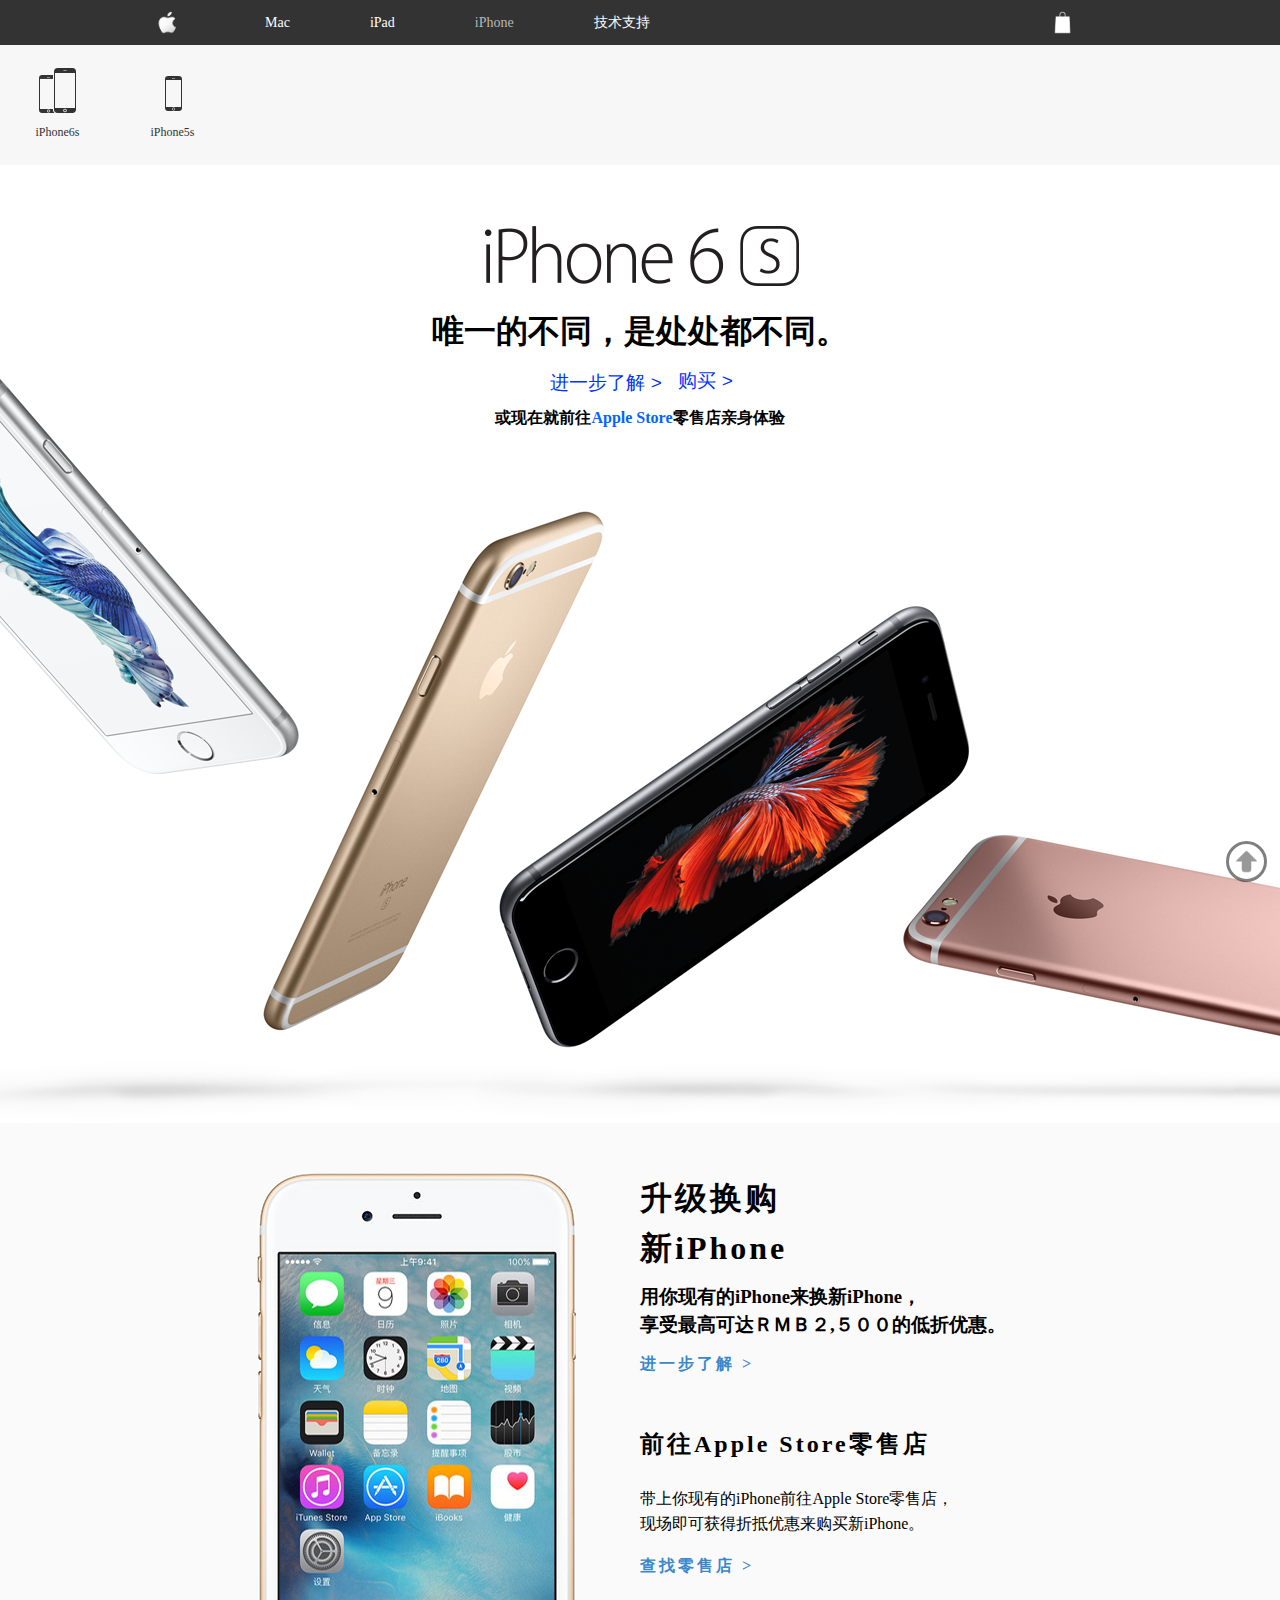
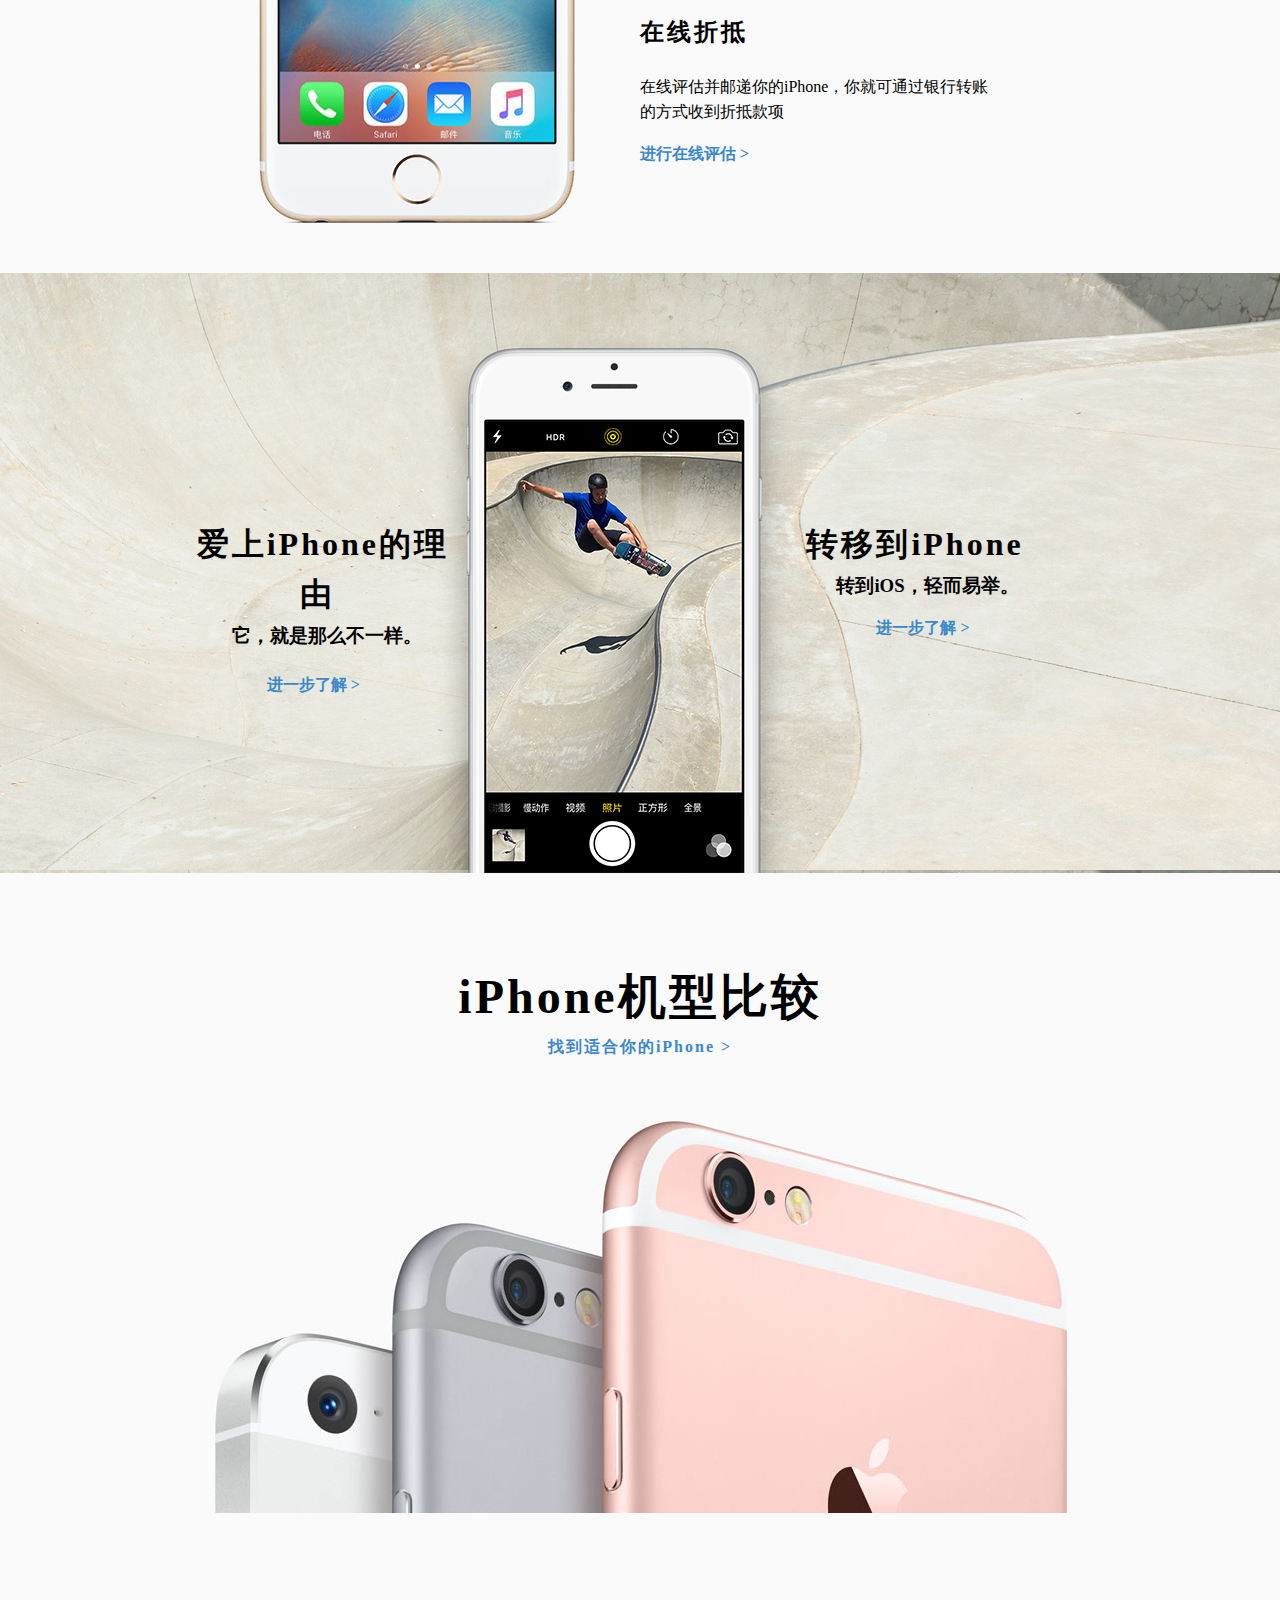
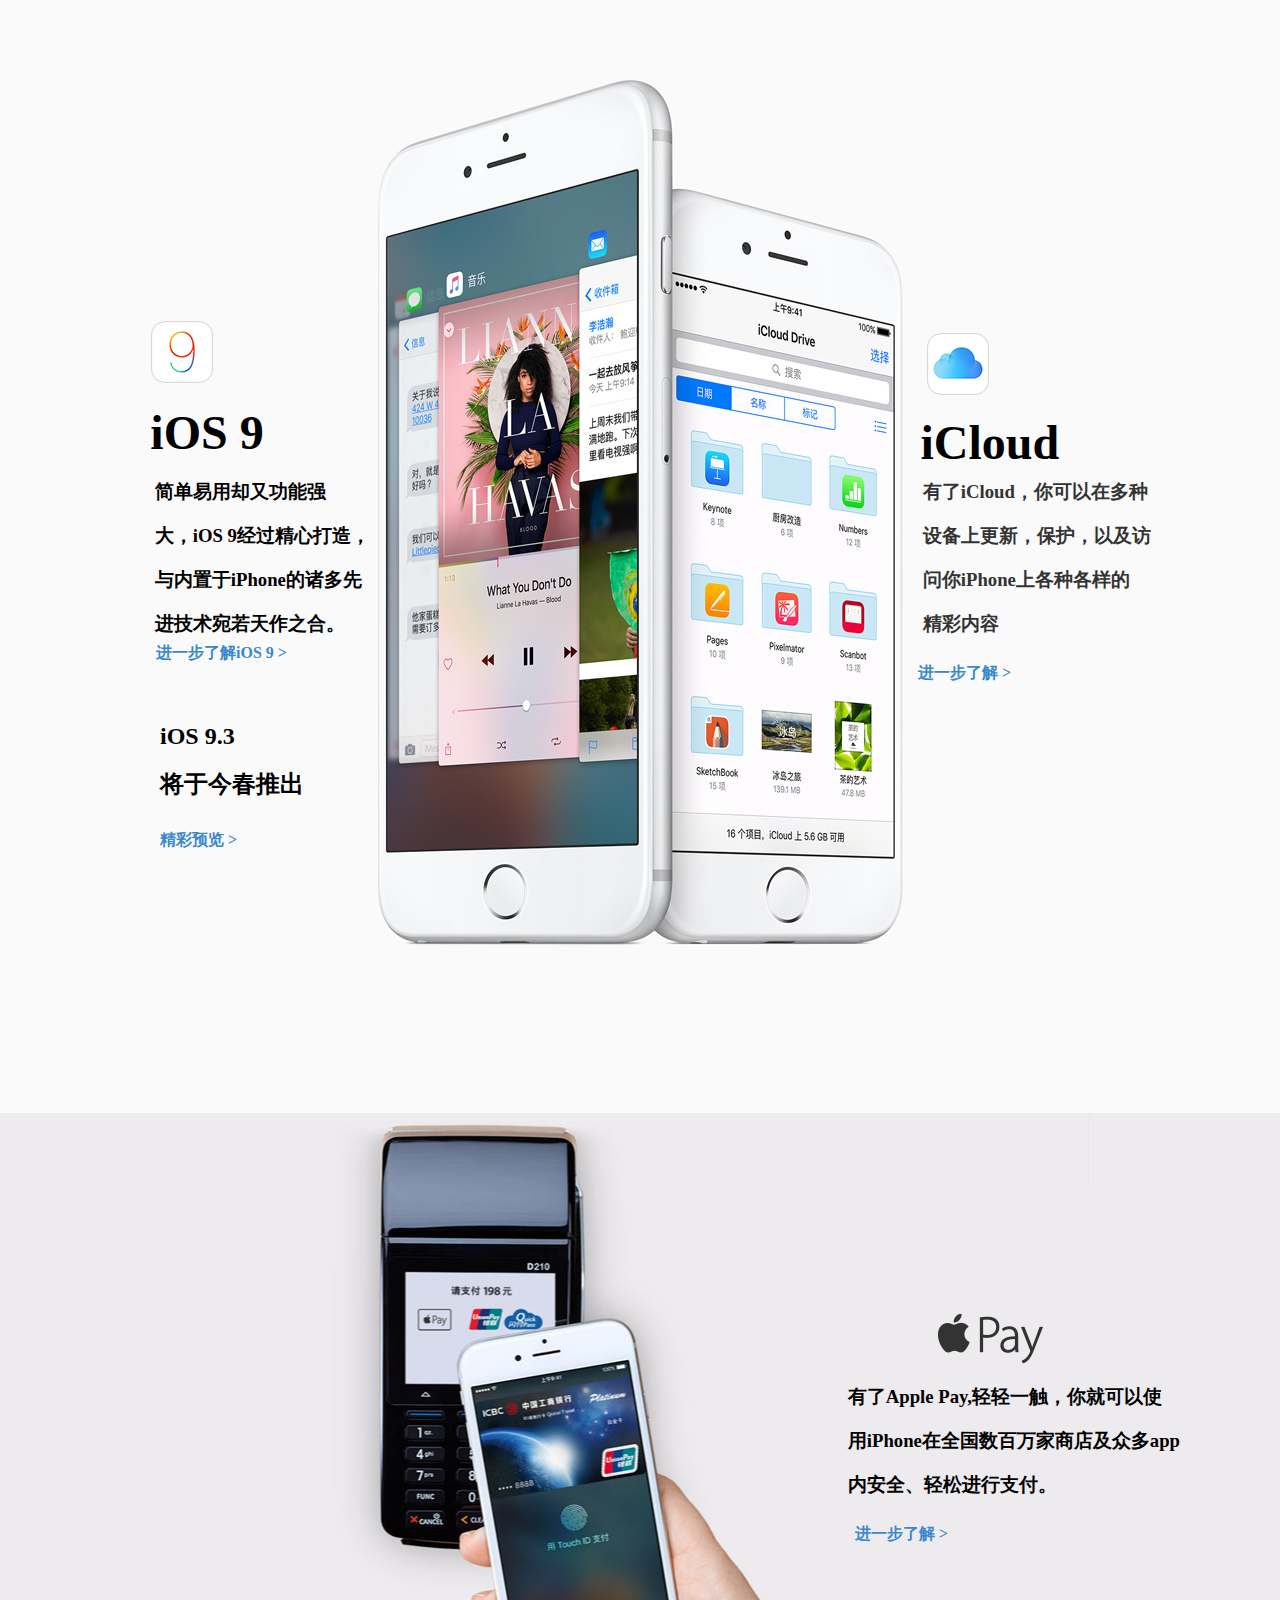
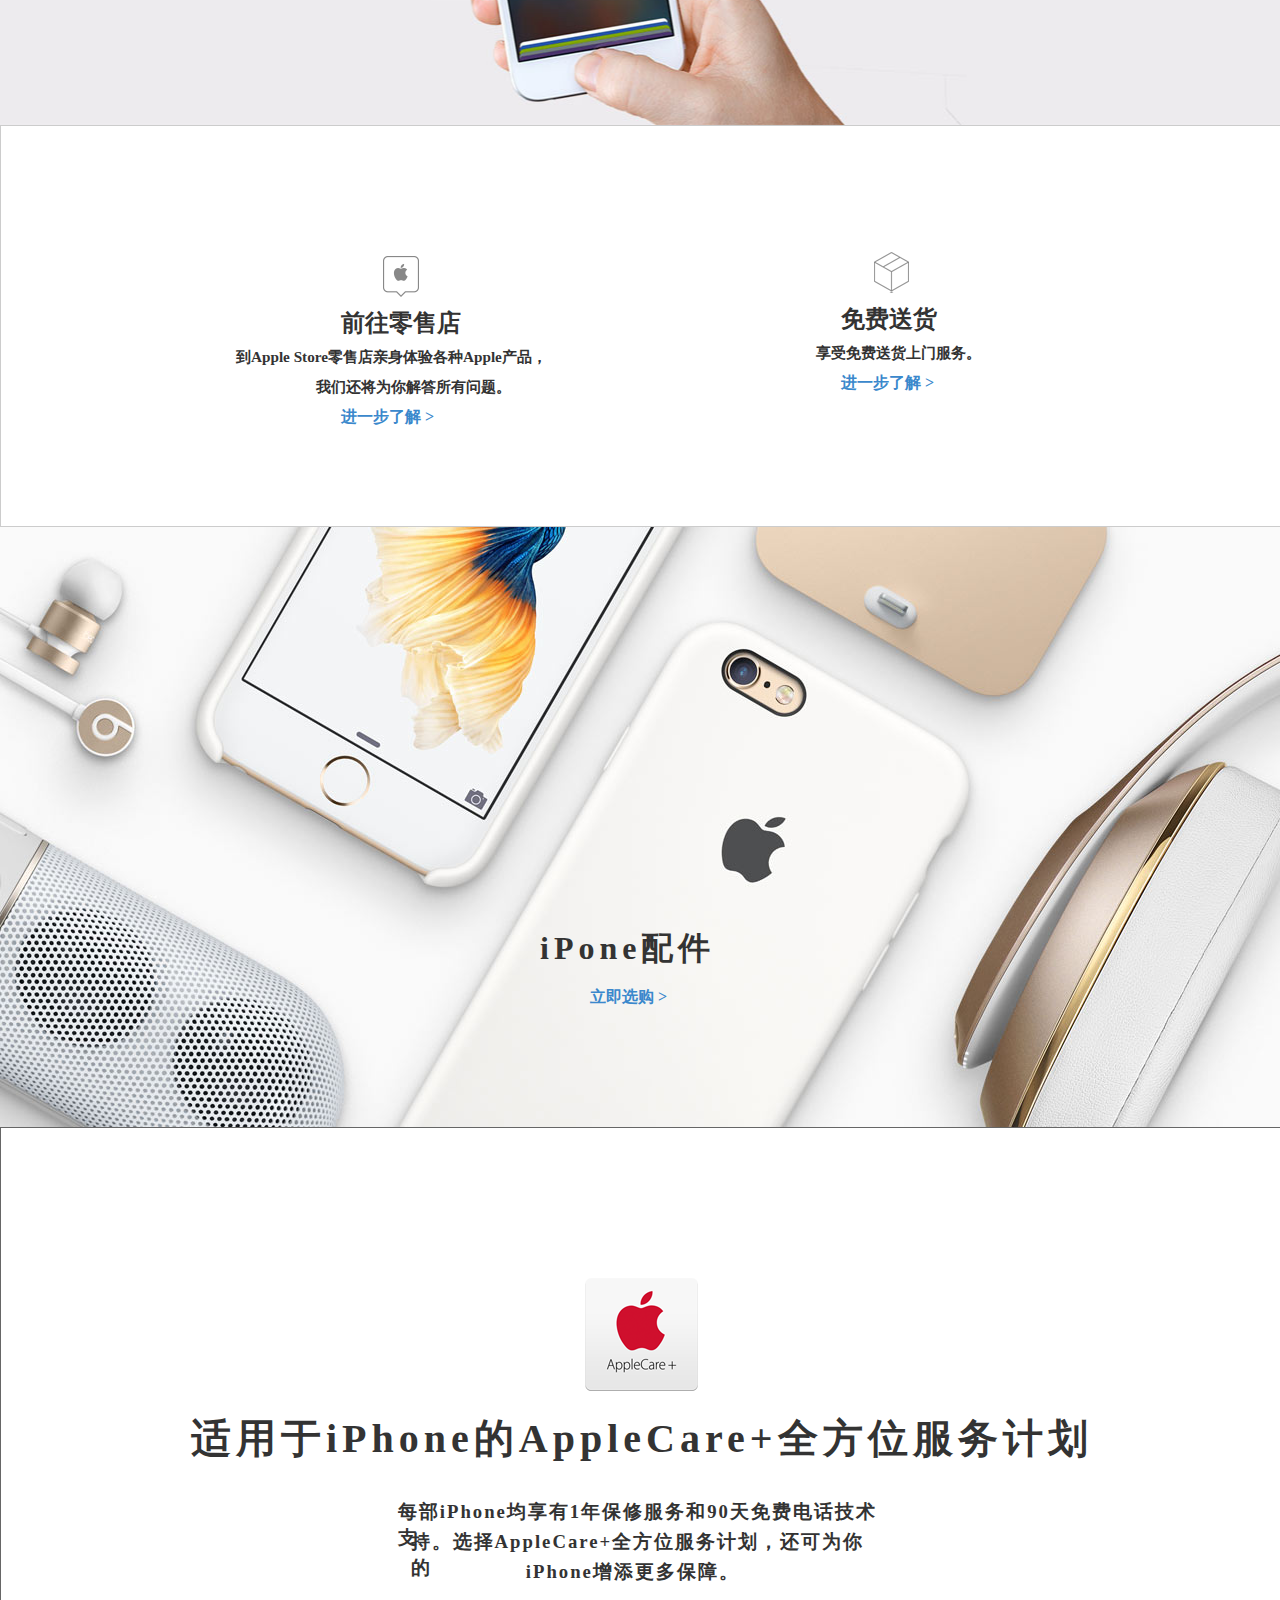
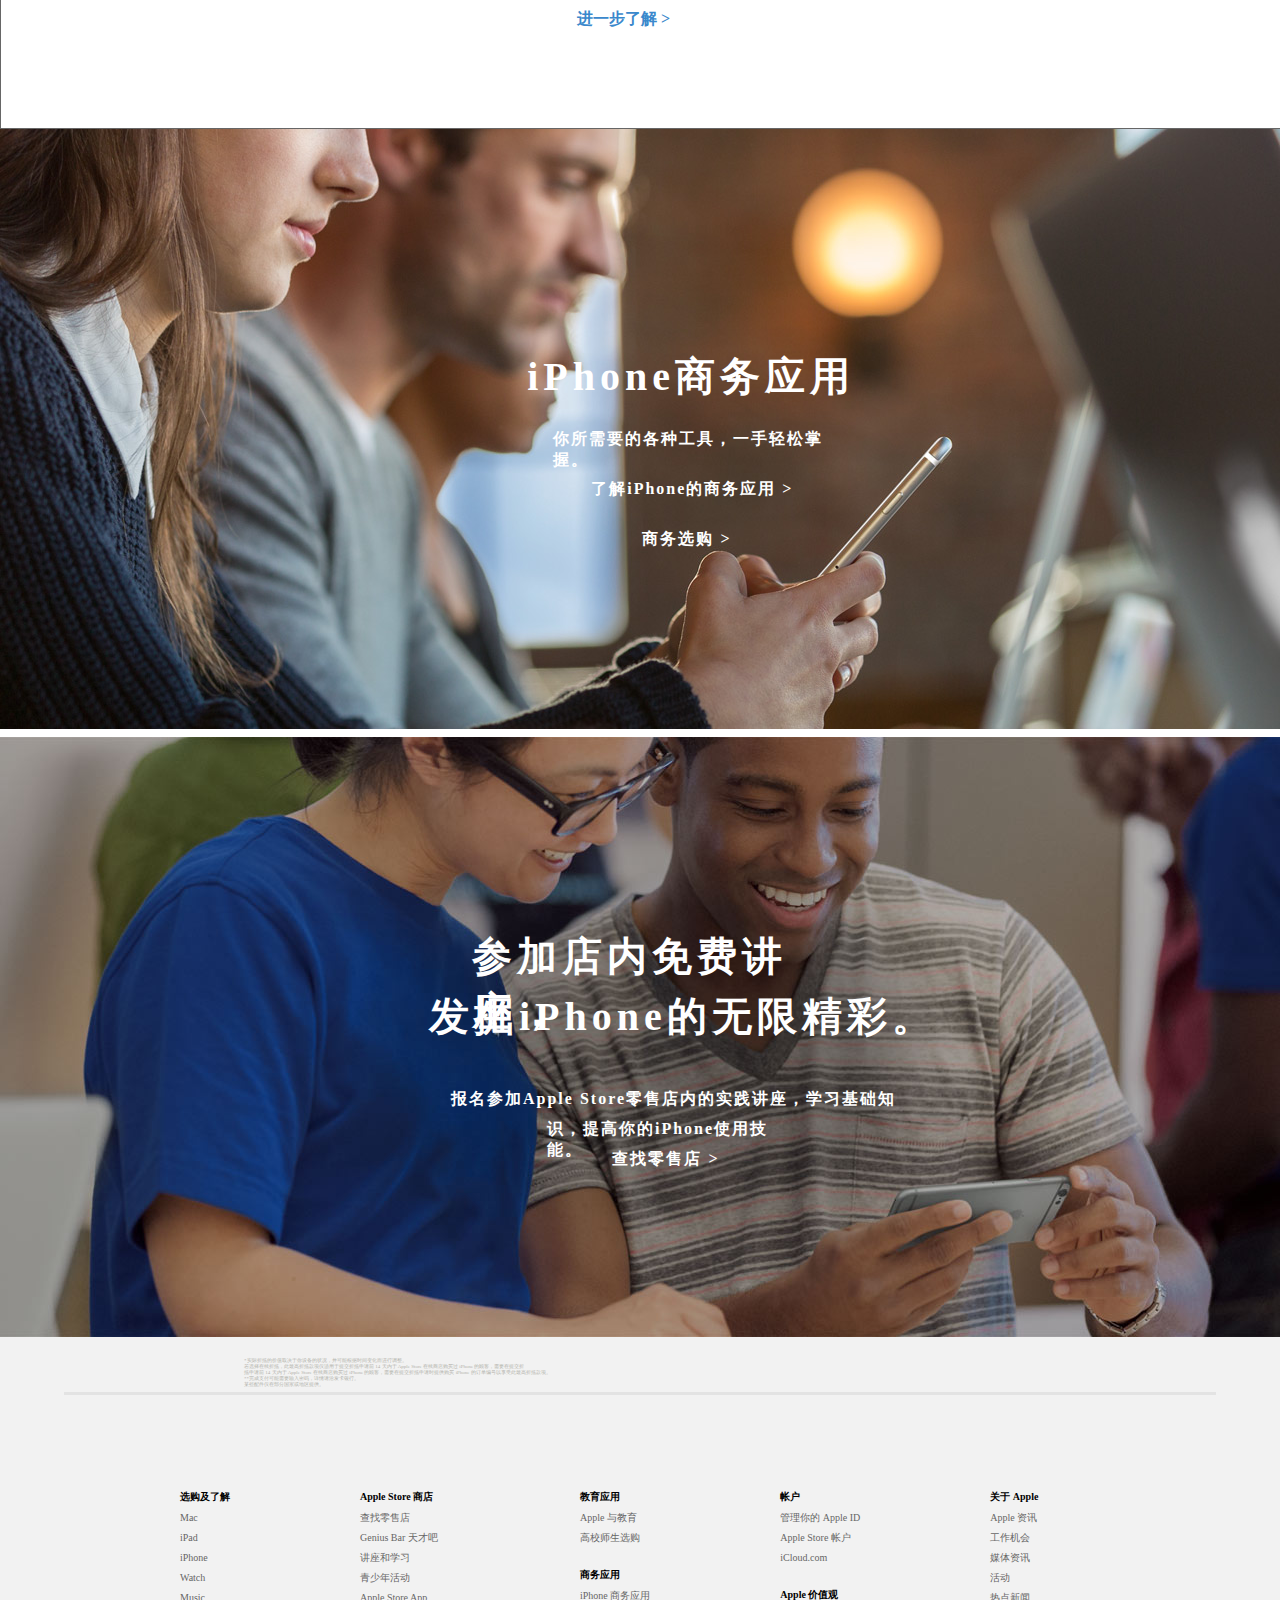
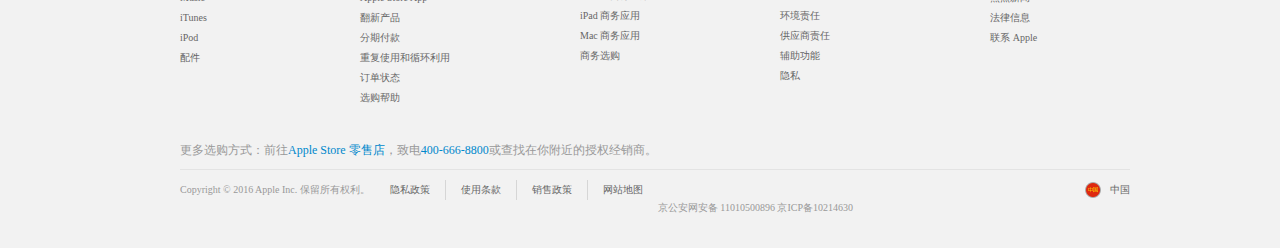
<file: apple 2.0/iphone.html>
<!doctype html>
<html>
<head>
<meta charset="utf-8">
<link rel="shortcut icon" href="img/apple.ico">
<link href="css/basic.css" rel="stylesheet" type="text/css">
<title>iphone-Apple(中国)</title>
	<style type="text/css">
    *{list-style:none;}	
	.nav{
			width:100%;
			height:120px;
			background-color:#F7F7F7;
		}
	.nav li{
		float:left;
	}
	.nav li a{
		width:65px;
		margin:20px 25px;
		display:block;
		padding-top:60px;
		color:#333333;
		text-decoration:none;
		font-size:12px;
		text-align:center;
	}
	#ip6s{
		margin-left:px;
		background:url(img/ip6s.jpg) no-repeat top center;
		-webkit-animation:moves .5s ease-in-out forwards;
		-moz-animation:moves .5s ease-in-out forwards;
		-ms-animation:moves .5s ease-in-out forwards;
	}
	#ip6{
		background:url(img/ip6.jpg) no-repeat top center;
		
	}
	#ip5s{
		background:url(img/ip5s.jpg) no-repeat top center;
		
	}
	@-webkit-keyframes moves {   
     0% {   
        margin-left:460px;  
     }
     100% {   
        margin-left:430px;      
     }   
  }  
 	@-moz-keyframes moves {   
     0% {   
        margin-left:460px;  
     }
     100% {   
        margin-left:430px;      
     }   
  } 
  	@-ms-keyframes moves {   
     0% {   
        margin-left:460px;  
     }
     100% {   
        margin-left:430px;      
     }   
  } 
		
		.top_a{
			width:100%;
			height:120px;
			background-color:#F7F7F7;
			position:relative;
		}
		.top_aa{
			width:56px;
			height:56px;
			background:url(img/a.jpg) no-repeat;
			position:relative;
			left:-140px;
			top:30px;
			}
		#aa{
			display:block;
			position:relative;
			font-size:9px;
			text-decoration:none;
			top:55px;
			color:#333333;
			left:-5px;
			}
		#aa:hover{
			color:#999;
			}
		.top_ab{
			width:56px;
			height:56px;
			background:url(img/b.jpg) no-repeat;
			position:relative;
			top:-27px;
			left:-38px;
			}
		#ab{
			display:block;
			position:relative;
			font-size:9px;
			text-decoration:none;
			color:#333333;
			top:55px;
			}
		#ab:hover{
			color:#999;
			}
		.top_ac{
			width:56px;
			height:56px;
			background:url(img/c.jpg) no-repeat;
			position:relative;
			top:-82px;
			left:55px;
			}
		#ac{
			display:block;
			position:relative;
			font-size:9px;
			text-decoration:none;
			color:#333333;
			top:53px;
			}
		#ac:hover{
			color:#999;
			}
		.top_ad{
			width:56px;
			height:56px;
			background:url(img/d.jpg) no-repeat;
			position:relative;
			top:-144px;
			left:140px;
			}
		#ad{
			display:block;
			position:relative;
			font-size:6px;
			text-decoration:none;
			color:#333333;
			top:57px;
			left:6px;
			}
		#ad:hover{
			color:#999;
			}
		.top_ae{
			width:56px;
			height:56px;
			background:url(img/e.jpg) no-repeat;
			position:relative;
			top:-198px;
			left:230px;
			}
		#ae{
			display:block;
			position:relative;
			font-size:6px;
			text-decoration:none;
			color:#333333;
			top:55px;
			left:5px;
			}
		#ae:hover{
			color:#999;
			}
		.toppic{
			width:550px;
			height:85px;
			margin-top:60px;
			text-align:center;
			}
		.text{
			width:100%;
			height:60px;
			text-align:center;
			}
		.texta{
			width:130px;
			height:20px;
			position:relative;
			margin-left:43%;
			}
		.texta a{
			text-decoration:none;
			font-size:19px;
			font-family:Verdana, Geneva, sans-serif;
			color:#03F;
			}
		.texta a:hover{
			color:#000;
			}
		.textb{
			width:6opx;
			height:20px;
			margin-left:53%;
			margin-top:-22px;
			}
		.textb a{
			text-decoration:none;
			font-size:19px;
			font-family:Verdana, Geneva, sans-serif;
			color:#03F;
			}
		.textb a:hover{
			color:#000;
			}
		.textc{
			width:100%;
			height:60px;
			text-align:center;
			line-height:60px;
			color:#000;
			}
		.textc span{
			color:#06F;
			}
		.middle{
			width:100%;
			height:765px;
			background:url(img/hero_6s_large.png) no-repeat center;
			margin-top:-90px;
			}
		.middlea{
			width:100%;
			height:750px;
			background-color:#FAFAFA;
			}
		.middleal{
			width:45%;
			height:100%;
			float:left;
			background:url(img/trade_up_large.jpg) no-repeat right;
			}
		.middlear{
			width:50%;
			height:100%;
			float:right;
			}
		.middleart{
			width:100%;
			height:30%;
			margin-top:50px;
			letter-spacing:3px;
			line-height:50px;
			}
		.middleart h3{
			letter-spacing:normal;
			line-height:28px;
			margin-top:10px;
			}
		.middleart h4{
			color:#3A88CC;
			}
		.middleart h4:hover{
			text-decoration:underline;
			}
		.middlearm{
			width:100%;
			height:25%;
			margin-top:30px;
			letter-spacing:3px;
			}
		.middlearm p{
			letter-spacing:normal;
			line-height:25px;
			margin-top:8px;
			font-size:16px;
			color:#000;
			}
		.middlearm h4{
			color:#3A88CC;
			margin-top:20px;
			}
		.middlearm h4:hover{
			text-decoration:underline;
			}
		.middlearb h2{
			letter-spacing:3px;
			}
		.middlearb p{
			letter-spacing:normal;
			line-height:25px;
			margin-top:8px;
			font-size:16px;
			}
		.middlearb h4{
			color:#3A88CC;
			margin-top:20px;
			}
		.middlearb h4:hover{
			text-decoration:underline;
			}
		.middleb{
			width:100%;
			height:600px;
			background:url(img/why_iphone_bg_large.jpg);
			}
		.middleb_left{
			width:33%;
			height:100%;
			float:left;
			}
		.middleb_center{
			width:30%;
			height:100%;
			float:left;
			background:url(img/why_iphone_large.png) no-repeat bottom;
			}
		.middleb_right{
			width:30%;
			height:100%;
			float:left;
			}
		.middleb_lefta{
			width:70%;
			height:10%;
			margin-right:-70px;
			margin-top:250px;
			letter-spacing:3px;
			}
		.middleb_leftb{
			width:10%;
			height:10%;
			margin-top:-10px;
			margin-right:80px;
			}
		.middleb_leftc{
			width:45%;
			height:10%;
			margin-top:-10px;
			margin-right:0px;
			}
		.middleb_leftd{
			width:25%;
			height:10%;
			margin-top:-8px;
			margin-right:50px;
			}
		.middleb_leftd h4{
			color:#3A88CC;
			}
		.middleb_leftd h4:hover{
			text-decoration:underline;
			}
		.middleb_righta{
			width:60%;
			height:10%;
			margin-top:250px;
			margin-left:0px;
			letter-spacing:3px;
			}
		.middleb_rightb{
			width:60%;
			height:10%;
			margin-left:30px;
			margin-top:-10px;
			}
		.middleb_rightc{
			width:30%;
			height:10%;
			margin-left:70px;
			margin-top:-15px;
			}
		.middleb_rightc h4{
			color:#3A88CC;
			}
		.middleb_rightc h4:hover{
			text-decoration:underline;
			}
		.middlec{
			width:100%;
			height:640px;
			background:url(img/compare_iphones_6s_large.jpg) no-repeat bottom;
			position:relative;
			background-color:#FAFAFA;
			}
		.middlec_top{
			width:60%;
			height:10%;
			position:relative;
			top:100px;
			left:auto;
			}
		.middlec_top p{
			font-size:48px;
			letter-spacing:3px;
			text-align:center;
			line-height:100%;
			font-weight:bold;
			}
		.middlec_down{
			width:30%;
			height:10%;
			text-align:center;
			margin-top:100px;
			letter-spacing:2px;
			}
		.middlec_down h4{
			color:#3A88CC;
			}
		.middlec_down h4:hover{
			text-decoration:underline;
			}
		.middled{
			width:100%;
			height:1200px;
			background:url(img/ios9_icloud_large.jpg) no-repeat center;
			background-color:#FAFAFA;
			}
		.middled_left{
			width:30%;
			height:100%;
			float:left;
			position:relative;
			}
		.middled_lefta{
			width:62px;
			height:62px;
			background:url(img/icon_ios_large.png) no-repeat;
			position:relative;
			top:34%;
			left:-10px;
			}
		.middled_leftb{
			width:50%;
			height:7%;
			position:relative;
			top:430px;
			text-align:center;
			font-size:24px;
			right:-15px;
			}
		.middled_leftc{
			width:60%;
			height:17%;
			position:relative;
			top:420px;
			right:-78px;
			}
		.middled_leftd{
			width:50%;
			height:5%;
			position:relative;
			top:380px;
			right:-60px;
			color:#333333;
			}
		.middled_leftd h4{
			color:#3A88CC;
			}
		.middled_leftd h4:hover{
			text-decoration:underline;
			}
		.middled_lefte{
			position:relative;
			top:400px;
			left:160px;
			color:##333333;
			}
		.middled_leftf{
			position:relative;
			top:430px;
			left:160px;
			color:#3A88CC;
			}
		.middled_leftf h4:hover{
			text-decoration:underline;
			}
		.middled_right{
			width:30%;
			height:100%;
			float:right;
			}
		.middled_righta{
			width:62px;
			height:62px;
			background:url(img/icon_icloud_large.png);
			position:relative;
			top:420px;
			left:-130px;
			}
		.middled_rightb{
			width:30%;
			height:7%;
			position:relative;
			top:440px;
			left:-110px;
			text-align:center;
			font-size:24px;
			}
		.middled_rightc{
			width:60%;
			height:17%;
			position:relative;
			top:420px;
			right:-78px;
			left:-50px;
			color:#333333;
			}
		.middleb_rightd{
			position:relative;
			width:100px;
			top:400px;
			left:-120px;
			}
		.middleb_rightd h4{
			color:#3A88CC;
			}
		.middleb_rightd h4:hover{
			text-decoration:underline;
			}
		.middlee{
			width:100%;
			height:612px;
			background:url(img/apple_pay_large.jpg) no-repeat center;
			position:relative;
			background-color:#FAFAFA;
			}
		.middlee_a{
			width:105px;
			height:51px;
			background:url(img/apple_pay_logo_large.png);
			position:relative;
			top:200px;
			left:350px;
			}
		.middlee_b{
			position:relative;
			top:220px;
			float:right;
			right:100px;
			}
		.middlee_c{
			position:relative;
			top:360px;
			float:right;
			color:#3A88CC;
			}
		.middlee_c:hover{
			text-decoration:underline;
			}
		.middlef{
			width:100%;
			height:400px;
			border:solid #CCC 1px;
			position:relative;
			}
		.middlef_a{
			width:37px;
			height:41px;
			background:url(img/icon_pickup_large.png);
			position:relative;
			top:130px;
			right:240px;
			}
		.middlef_b{
			position:relative;
			top:140px;
			right:220px;
			width:160px;
			height:50px;
			color:#333333;
			}
		.middlef_c{
			position:relative;
			width:350px;
			height:30px;
			font-size:13px;
			top:130px;
			right:230px;
			color:#333333;
			}
		.middlef_d{
			position:relative;
			width:230px;
			height:30px;
			font-size:13px;
			top:130px;
			right:210px;
			color:#333333;
			}
		.middlef_e h4{
			position:relative;
			color:#3A88CC;
			width:100px;
			height:35px;
			top:130px;
			right:250px;
			}
		.middlef_e h4:hover{
			text-decoration:underline;
			}
		.middlef_f{
			width:37px;
			height:41px;
			background:url(img/icon_shipping_large.png);
			position:relative;
			top:-60px;
			left:250px;
			}
		.middlef_g{
			position:relative;
			width:100px;
			height:40px;
			color:#333333;
			left:250px;
			top:-50px;
			}
		.middlef_h{
			position:relative;
			width:190px;
			height:40px;
			color:#333333;
			top:-50px;
			left:270px;
			font-size:13px;
			}
		.middlef_i{
			position:relative;
			color:#3A88CC;
			width:100px;
			height:35px;
			top:-60px;
			left:250px;
			}
		.middlef_i h4:hover{
			text-decoration:underline;
			}
		.middleg{
			width:100%;
			height:600px;
			background:url(img/accessories_for_iphone_light_large.jpg) no-repeat center;
			position:relative;
			}
		.middleg h1{
			position:relative;
			width:200px;
			height:60px;
			color:#333333;
			letter-spacing:5px;
			top:400px;
			}
		.middleg h4{
			position:relative;
			color:#3A88CC;
			width:100px;
			height:35px;
			top:400px;
			left:0px;
			}
		.middleg h4:hover{
			text-decoration:underline;
			}
		.middleh{
			width:100%;
			height:600px;
			border:#666 1px solid;
			position:relative;
			}
		.middleh_a{
			width:113px;
			height:113px;
			position:relative;
			background:url(img/icon_applecare_plus_large.png);
			top:150px;
			}
		.middleh_b{
			width:75%;
			height:18%;
			position:relative;
			top:170px;
			letter-spacing:5px;
			font-size:20px;
			left:30px;
			color:#333333;
			}
		.middleh_c{
			width:38%;
			height:30px;
			position:relative;
			color:#333333;
			top:150px;
			letter-spacing:2px;
			}
		.middleh_d{
			width:36%;
			height:30px;
			position:relative;
			top:150px;
			letter-spacing:2px;
			color:#333333;
			}
		.middleh_e{
			width:18%;
			height:30px;
			position:relative;
			top:150px;
			letter-spacing:2px;
			color:#333333;
			}
		.middleh_f{
			width:10%;
			height:30px;
			position:relative;
			top:170px;
			color:#3A88CC;
			}
		.middleh_f:hover{
			text-decoration:underline;
			}
		.middlei{
			width:100%;
			height:600px;
			background:url(img/iphone_for_business_large.jpg);
			position:relative;
			}
		.middlei_a{
			width:27%;
			height:50px;
			position:relative;
			color:#FFF;
			letter-spacing:5px;
			font-size:20px;
			top:220px;
			left:60px;
			}
		.middlei_b{
			width:23%;
			height:30px;
			position:relative;
			letter-spacing:2px;
			top:250px;
			color:#FFF;
			left:60px;
			}
		.middlei_c{
			width:17%;
			height:30px;
			position:relative;
			letter-spacing:2px;
			top:270px;
			left:60px;
			color:#FFF;
			}
		.middlei_c:hover{
			text-decoration:underline;
			}
		.middlei_d{
			width:9%;
			height:30px;
			position:relative;
			letter-spacing:2px;
			top:290px;
			left:60px;
			color:#FFF;
			}
		.middlei_d:hover{
			text-decoration:underline;
			}
		.middlej{
			width:100%;
			height:608px;
			background:url(img/iphone_workshops_6s_large.jpg) no-repeat bottom;
			position:relative;
			}
		.middlej_a{
			width:31%;
			height:50px;
			position:relative;
			color:#FFF;
			letter-spacing:5px;
			top:200px;
			left:30px;
			font-size:20px;
			}
		.middlej_b{
			width:40%;
			height:50px;
			position:relative;
			letter-spacing:5px;
			top:210px;
			font-size:20px;
			color:#FFF;
			left:45px;
			}
		.middlej_c{
			width:35%;
			height:30px;
			position:relative;
			letter-spacing:2px;
			top:260px;
			color:#FFF;
			left:35px;
			}
		.middlej_d{
			width:20%;
			height:30px;
			position:relative;
			letter-spacing:2px;
			top:260px;
			color:#FFF;
			left:35px;
			}
		.middlej_e{
			width:9%;
			height:30px;
			position:relative;
			letter-spacing:2px;
			top:260px;
			color:#FFF;
			left:30px;
			}
		.middlej_e:hover{
			text-decoration:underline;
			}
		.bottom_text{
			width:100%;
			height:120px;
			background-color:#F2F2F2;
			position:relative;
			}
		.bottom_texta{
			width:90%;
			height:100%;
			background-color:#F2F2F2;
			position:relative;
			}
		.bottom_text ul{
			padding:20px 150px 5px 180px;
			list-style:none;
			position:relative;
			border-bottom:3px solid #E3E3E3;
			}
		.bottom_text ul li{
			font-size:5px;
			color:#B2B2AC;
			}
		
		
    </style>
</head>
	
<body>
	
	<div class="top">
    	<ul>
        	<li><a id="logo" href="index.html"></a></li>
            <li><a href="mac.html">Mac</a></li>
            <li><a href="ipad.html">iPad</a></li>
            <li><a href="iphone.html" id="iphone">iPhone</a></li>
            <li><a href="support.html">技术支持</a></li>
            
            <li  id="shopping">
            	<div>
                	<ul>
                    	<li>你的购物袋是空的</li>
                        <li><a href="">购物袋</a></li>
                        <li><a href="">收藏</a></li>
                        <li><a href="">订单</a></li>
                        <li><a href="">账户</a></li>
                        <li><a href="login.html">登录</a></li>
                    </ul>
                </div>
                
            </li>
        </ul>
    </div>
    
	<div class="nav">
    	<ul>
        	<li>
            	<a href="iphone6s.html" id="ip6s">
                	iPhone6s
                </a>
            </li>
            
            <li>
            	<a href="iphone5s.html" id="ip5s">
                	iPhone5s
                </a>
            </li>
        </ul>
    	
	</div>
	<div class="toppic">
    	<div class="timg">
        	<img src="img/iphone_6s_logo_large.png" />
        </div>
    </div>
    <div class="text"><h1>唯一的不同，是处处都不同。</h1></div>
    <div class="texta"><a href="">进一步了解 ></a></div>
    <div class="textb"><a href="">购买 ></a></div>
    <div class="textc"><h4>或现在就前往<span>Apple Store</span>零售店亲身体验</h4></div>
    <div class="middle"></div>
    <div class="middlea">
    	<div class="middleal"></div>
    	<div class="middlear">
        	<div class="middleart">
            	<h1>升级换购</br>新iPhone</h1>
  				<h3>用你现有的iPhone来换新iPhone，</br>享受最高可达ＲＭＢ２,５００的低折优惠。</h3>
                <h4>进一步了解 ></h4>
            </div>
            <div class="middlearm">
            	<h2>前往Apple Store零售店</h2></br>
                <p>带上你现有的iPhone前往Apple Store零售店，</br>现场即可获得折抵优惠来购买新iPhone。</p>
                <h4>查找零售店 ></h4>
            </div>
            <div class="middlearb">
            	<h2>在线折抵</h2></br>
                <p>在线评估并邮递你的iPhone，你就可通过银行转账</br>的方式收到折抵款项</p>
                <h4>进行在线评估 ></h4>
            </div>
        </div>
    </div>
  <div class="middleb">
    	<div class="middleb_left">
        	<div class="middleb_lefta">
        		<h1>爱上iPhone的理</h1>
            </div>
            <div class="middleb_leftb">
            	<h1>由</h1>
            </div>
            <div class="middleb_leftc">
            	<h3>它，就是那么不一样。</h3>
            </div>
            <div class="middleb_leftd">
            	 <h4>进一步了解 ></h4>
            </div>
        </div>
        <div class="middleb_center"></div>
           <div class="middleb_right">
        	<div class="middleb_righta">
            	<h1>转移到iPhone</h1>
            </div>
            <div class="middleb_rightb">
            	<h3>转到iOS，轻而易举。</h3>
            </div>
            <div class="middleb_rightc">
            	<h4>进一步了解 ></h4>
            </div>
        </div>
    </div>
    <div class="middlec">
    	<div class="middlec_top">
        	<p>iPhone机型比较</p>
        </div>
        <div class="middlec_down">
        	<h4>找到适合你的iPhone ></h4>
        </div>
    </div>
    <div class="middled">
    	<div class="middled_left">
        	<div class="middled_lefta"></div>
            <div class="middled_leftb">
            	<h1>iOS 9</h1>
            </div>
            <div class="middled_leftc">
            	<h3>简单易用却又功能强</h3></br><h3>大，iOS 9经过精心打造，
                </h3></br><h3>与内置于iPhone的诸多先</h3></br><h3>进技术宛若天作之合。</h3>
            </div>
           <div class="middled_leftd">
            	<h4>进一步了解iOS 9 ></h4>
            </div>
            <div class="middled_lefte">
            	<h2>iOS 9.3</h2></br><h2>将于今春推出</h2>
            </div>
            <div class="middled_leftf">
            	<h4>精彩预览 ></h4>
            </div>
        </div>
            <div class="middled_right">
        	<div class="middled_righta"></div>
            <div class="middled_rightb">
            	<h1>iCloud</h1>
            </div>
            <div class="middled_rightc">
            	<h3>有了iCloud，你可以在多种</h3></br><h3>设备上更新，保护，以及访</h3></br>
                <h3>问你iPhone上各种各样的</h3></br><h3>精彩内容</h3>
            </div>
            <div class="middleb_rightd">
            	<h4>进一步了解 ></h4>
            </div>
        </div>
    </div>
     <div class="middlee">
        <div class="middlee_a"></div>
        <div class="middlee_b">
        	<h3>有了Apple Pay,轻轻一触，你就可以使</h3></br>
            <h3>用iPhone在全国数百万家商店及众多app</h3></br>
            <h3>内安全、轻松进行支付。</h3>
        </div>
        <div class="middlee_c">
        	<h4>进一步了解 ></h4>
        </div>
    </div>
    
   <div class="middlef">
    	<div class="middlef_a"></div>
        <div class="middlef_b">
        	<h2>前往零售店</h2>
        </div>
        <div class="middlef_c">
        	<h3>到Apple Store零售店亲身体验各种Apple产品，</h3>
        </div>
        <div class="middlef_d">
        	<h3>我们还将为你解答所有问题。</h3>
        </div>
        <div class="middlef_e">
        	<h4>进一步了解 ></h4>
        </div>
    	<div class="middlef_f"></div>
        <div class="middlef_g">
        	<h2>免费送货</h2>
        </div>
        <div class="middlef_h">
        	<h3>享受免费送货上门服务。</h3>
        </div>
        <div class="middlef_i">
        	<h4>进一步了解 ></h4>
        </div>
    </div>
    <div class="middleg">
    	<h1>iPone配件</h1>
       <h4>立即选购 ></h4>
    </div>
    <div class="middleh">
    	<div class="middleh_a"></div>
        <div class="middleh_b">
        	<h1>适用于iPhone的AppleCare+全方位服务计划</h1>
        </div>
        <div class="middleh_c">
        	<h3>每部iPhone均享有1年保修服务和90天免费电话技术支</h3>
        </div>
        <div class="middleh_d">
        	<h3>持。选择AppleCare+全方位服务计划，还可为你的</h3>
        </div>
        <div class="middleh_e">
        	<h3>iPhone增添更多保障。</h3>
        </div>
        <div class="middleh_f">
        	<h4>进一步了解 ></h4>
        </div>
    </div>
    <div class="middlei">
    	<div class="middlei_a">
        	<h1>iPhone商务应用</h1>
        </div>
        <div class="middlei_b">
        	<h4>你所需要的各种工具，一手轻松掌握。</h4>
        </div>
        <div class="middlei_c">
        	<h4>了解iPhone的商务应用 ></h4>
        </div>
        <div class="middlei_d">
        	<h4>商务选购 ></h4>
        </div>
    </div>
    <div class="middlej">
    	<div class="middlej_a">
        	<h1>参加店内免费讲座，</h1>
        </div>
        <div class="middlej_b">
        	<h1>发掘iPhone的无限精彩。</h1>
        </div>
        <div class="middlej_c">
        	<h4>报名参加Apple Store零售店内的实践讲座，学习基础知</h4>
        </div>
        <div class="middlej_d">
        	<h4>识，提高你的iPhone使用技能。</h4>
        </div>
        <div class="middlej_e">
        	<h4>查找零售店 ></h4>
        </div>
    </div>
    <div class="bottom_text">
    	<div class="bottom_texta">
            <ul>
                <li> *实际折抵的价值取决于你设备的状况，并可能根据时间变化而进行调整。</li>
                <li> 若选择在线折抵，此最高折抵款项仅适用于提交折抵申请前 14 天内于 Apple Store 在线商店购买过 iPhone 的顾客，需要在提交折</li>
                <li>抵申请前 14 天内于 Apple Store 在线商店购买过 iPhone 的顾客，需要在提交折抵申请时提供购买 iPhone 的订单编号以享受此最高折抵款项。</li>
                <li> **完成支付可能需要输入密码，详情请洽发卡银行。</li>
                <li id="texta"> 某些配件仅在部分国家或地区提供。</li>
            </ul>
        </div>
    </div>
    
    <div class="more">
        <ul id="more_ul1">
        	<li id="title">选购及了解</li>
			<li><a href="" >Mac</a></li>
			<li><a href="" >iPad</a></li>
			<li><a href="" >iPhone</a></li>
			<li><a href="" >Watch</a></li>
			<li><a href="" >Music</a></li>
			<li><a href="" >iTunes</a></li>
			<li><a href="" >iPod</a></li>
			<li><a href="" >配件</a></li>
        </ul>
        <ul class="">
        	<li id="title">Apple Store 商店</li>
			<li><a href="" >查找零售店</a></li>
			<li><a href="" >Genius Bar 天才吧</a></li>
			<li><a href="" >讲座和学习</a></li>
			<li><a href="" >青少年活动</a></li>
			<li><a href="" >Apple Store App</a></li>
			<li><a href="" >翻新产品</a></li>
			<li><a href="" >分期付款</a></li>
			<li><a href="" >重复使用和循环利用</a></li>
			<li><a href="" >订单状态</a></li>
			<li><a href="" >选购帮助</a></li>
        </ul>
        <ul class="">
        	<li id="title">教育应用</li>
			<li><a href="" >Apple 与教育</a></li>
			<li><a href="" >高校师生选购</a></li>
            <li><br/></li>
			<li id="title">商务应用</li>
			<li><a href="" >iPhone 商务应用</a></li>
			<li><a href="" >iPad 商务应用</a></li>
			<li><a href="" >Mac 商务应用</a></li>
			<li><a href="" >商务选购</a></li>
        </ul>
        <ul class="">
        	<li id="title">帐户</li>
			<li><a href="" >管理你的 Apple ID</a></li>
			<li><a href="" >Apple Store 帐户</a></li>
			<li><a href="" >iCloud.com</a></li>
			<li><br/></li>
            <li id="title">Apple 价值观</li>
			<li><a href="" >环境责任</a></li>
			<li><a href="" >供应商责任</a></li>
			<li><a href="" >辅助功能</a></li>
			<li><a href="" >隐私</a></li>
        </ul>
        <ul class="">
        	<li id="title">关于 Apple</li>
			<li><a href="" >Apple 资讯</a></li>
			<li><a href="" >工作机会</a></li>
			<li><a href="" >媒体资讯</a></li>
			<li><a href="" >活动</a></li>
			<li><a href="" >热点新闻</a></li>
			<li><a href="" >法律信息</a></li>
			<li><a href="" >联系 Apple</a></li>
        </ul>
        <div class="more_text">
        	更多选购方式：前往<a href="">Apple Store 零售店</a>，致电<a href="">400-666-8800</a>或查找在你附近的授权经销商。
        </div> 
    </div>
   	<div class="bottom">
        <span class="bottom_text1">Copyright &copy; 2016 Apple Inc. 保留所有权利。</span>
        <ul>
        	<li><a href="" id="bottom_a1">隐私政策</a></li>
            <li><a href="">使用条款</a></li>
            <li><a href="">销售政策</a></li>
            <li><a href="">网站地图</a></li>
        </ul>
        <a href="#top" id="china">中国</a>
        <br/>
        <span class="bottom_text2">京公安网安备&nbsp;11010500896&nbsp;京ICP备10214630</span>
    </div>
    <a href="#top" id="back_top"></a>
</body>
</html>
</file>
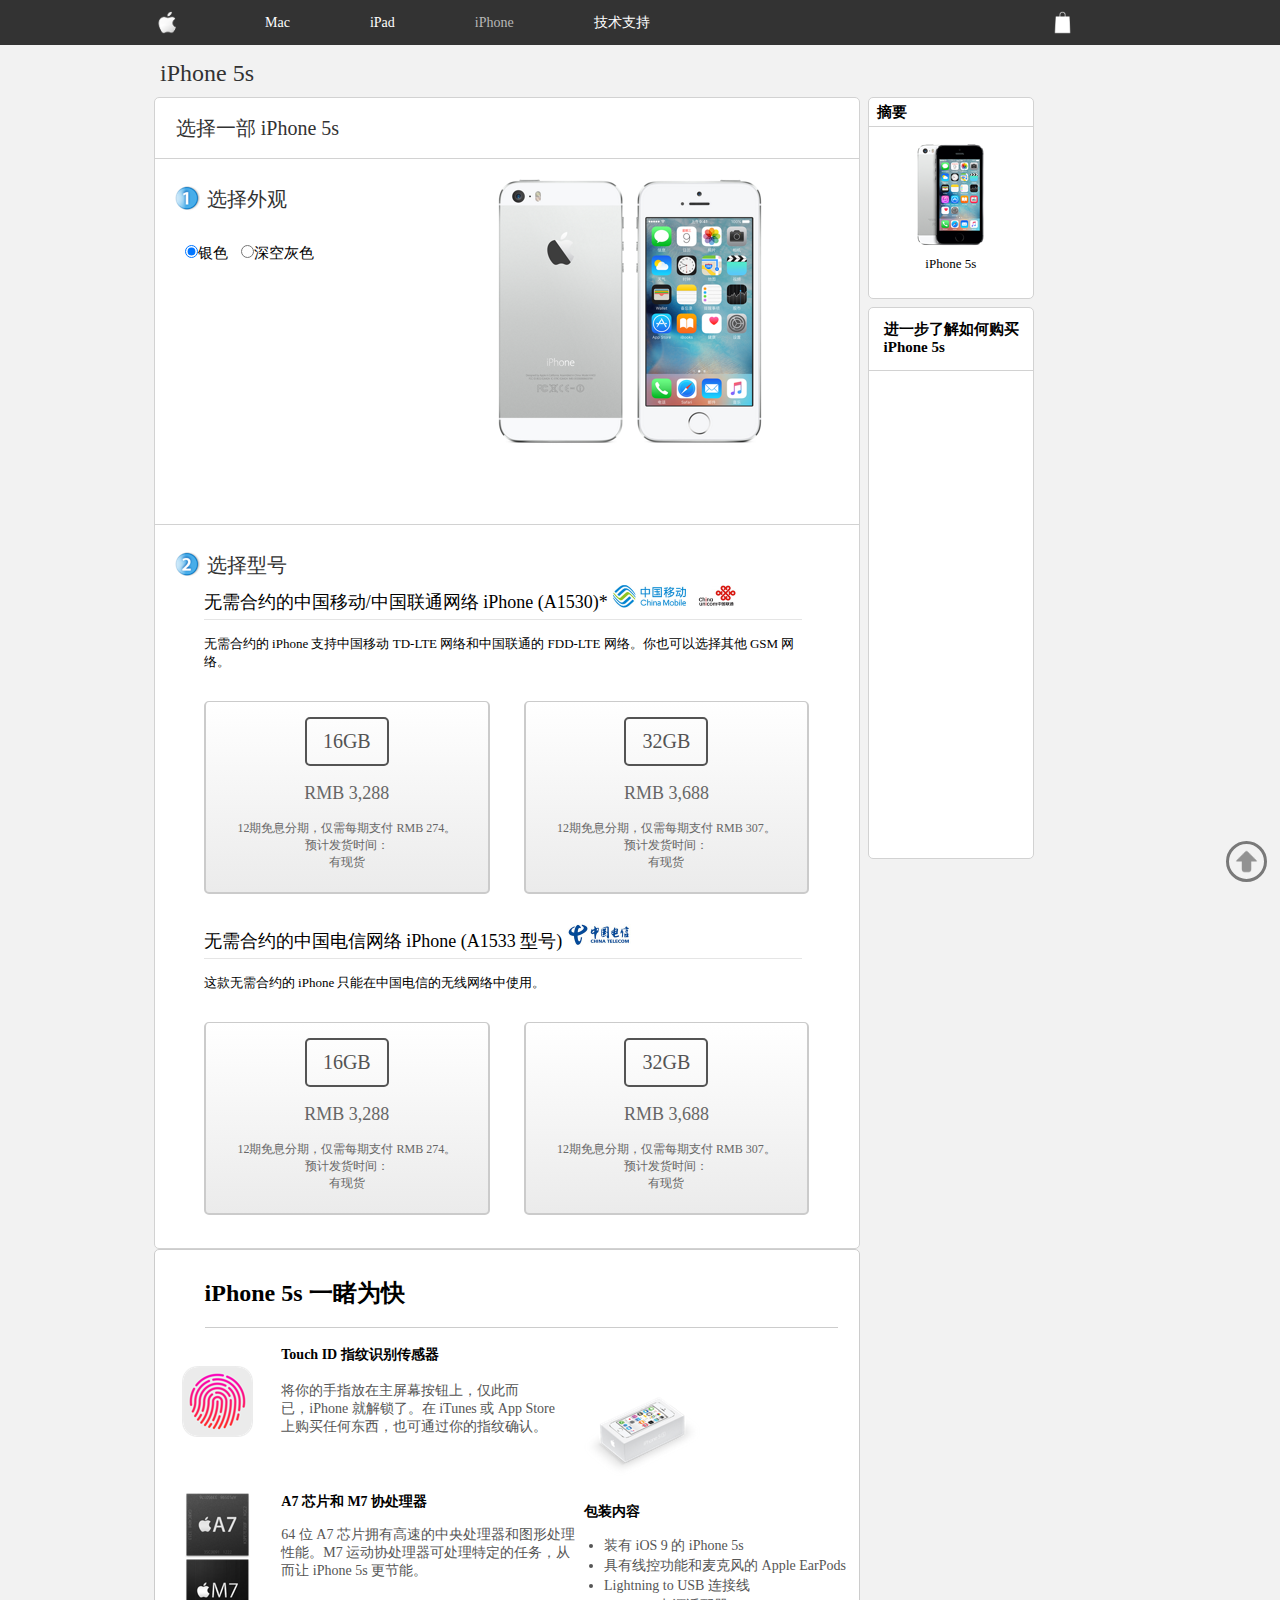
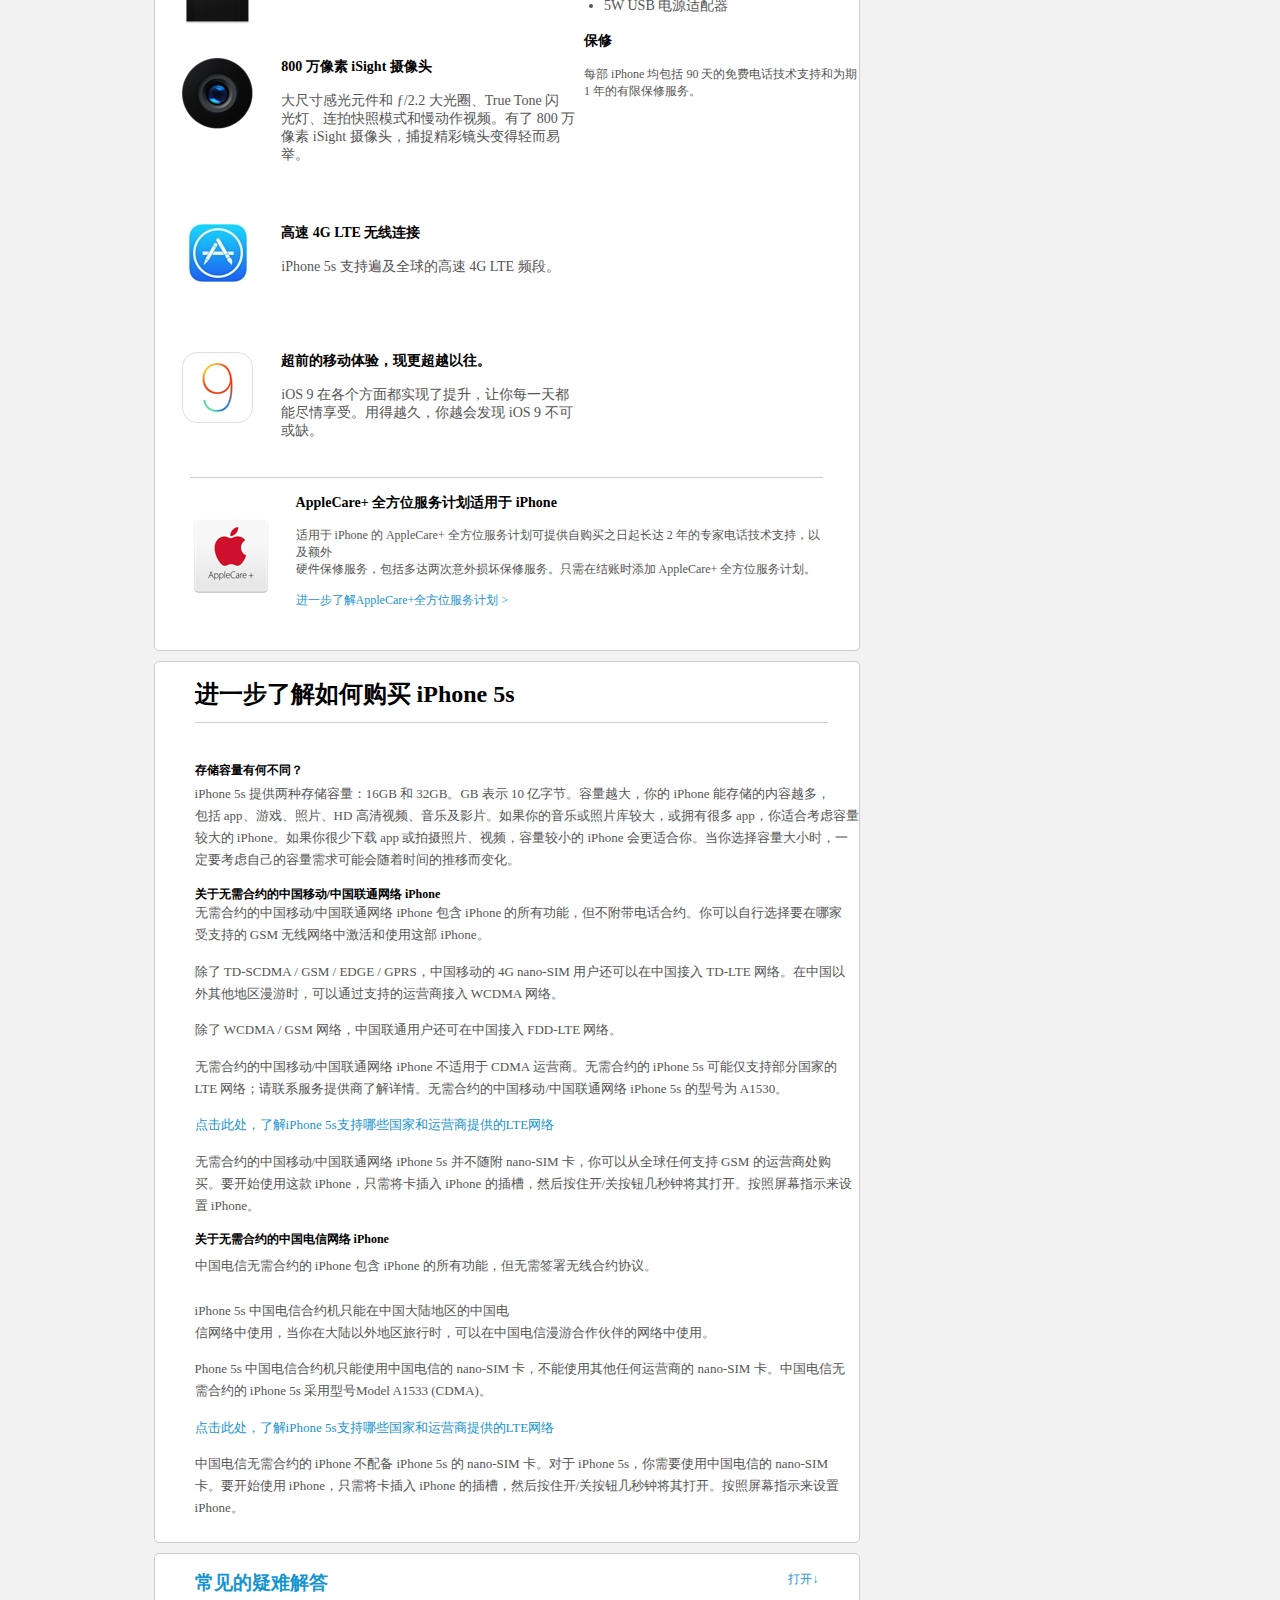
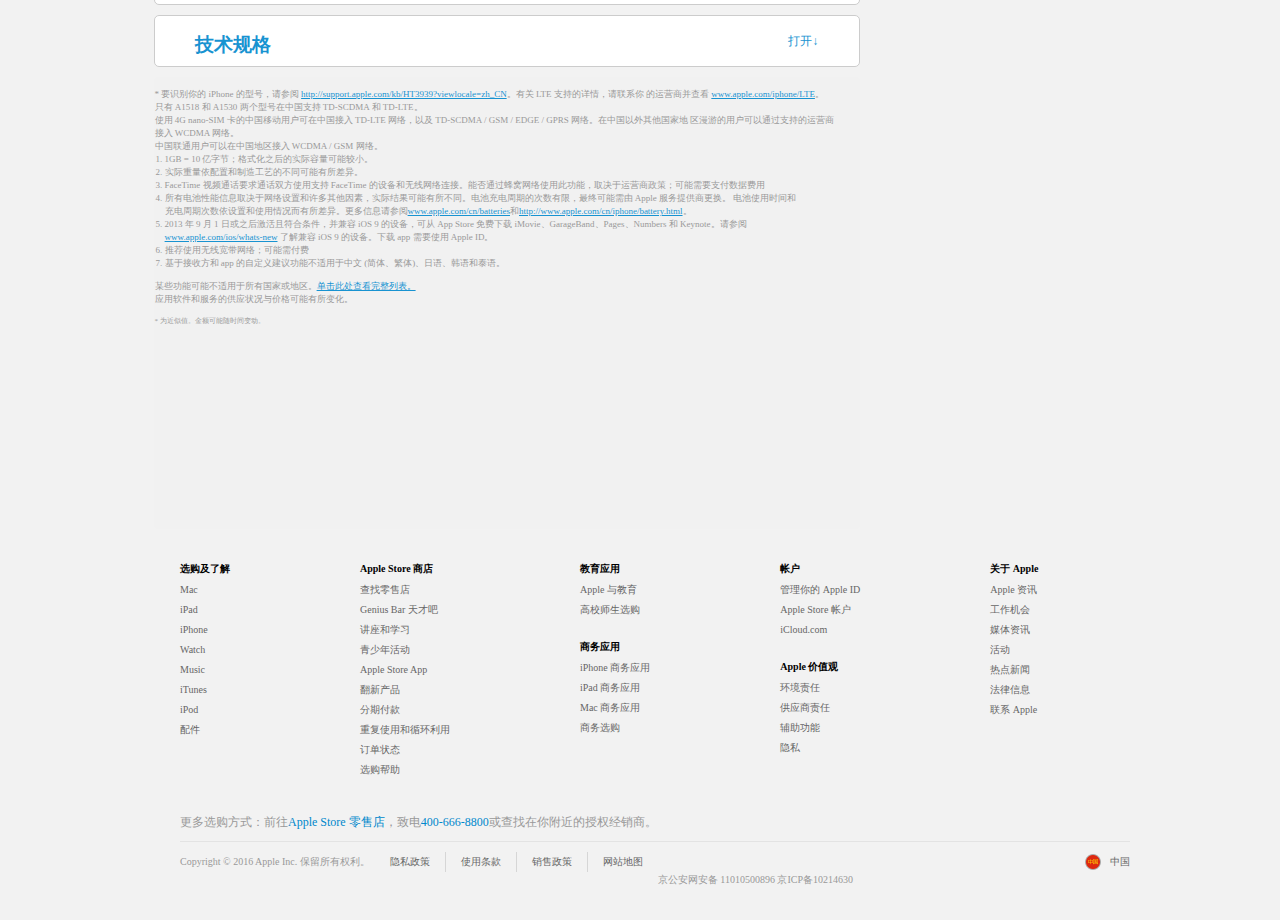
<file: apple 2.0/iphone5s.html>
<!doctype html>
<html>
<head>
<meta charset="utf-8">
<link rel="shortcut icon" href="img/apple.ico">
<link href="css/basic.css" rel="stylesheet" type="text/css">
<title>iPhone 5s-Apple(中国)</title>
<style type="text/css">
	body{
		background-color: #F2F2F2;
	}
	.top5s{
		width: 75%;
		font-size: 24px;
		font-weight: 100;
		margin-top:15px;
		color: #333333;
	}
	.center_top{
		width: 100%;
		margin-top:10px;
	}
	.choice5s{
		width: 55%;
		margin-left: 12%;
		background-color: white;
		border-radius: 5px;
		border:1px solid #D2D2D2;
		height:1150px;
		float: left;
	}
	.choiceone{
		height: 60px;
		font-size: 20px;
		color: #333333;
		line-height: 60px;
		padding-left: 3%;
		border-bottom: 1px solid #D2D2D2;
	}
	.choicefacade{
		border-bottom: 1px solid #D2D2D2;
		height: 345px;
	}
	table{
		font-size: 20px;
		font-weight: 100;
		color: #333333;
		text-align: left;
		margin-left: 18px;
		margin-top: 20px;	
		line-height: 25px;
	}
	
	table img{
		margin-top: 5px;
	}

	.choicecolor{
		margin-top: 25px;
		font-size: 15px;
	}
	.silver{
		background:url(img/iphone5s-swatch-silver-2013.png);
		margin-left: 30px;
	}
	.gray{
		background:url(img/iphone5s-swatch-spacegray-2013.png);
		margin-left: 10px;
	}

	#silver5s{
		float: right;
		margin-top:-90px;
		margin-right: 80px;
	}
	#gray5s{
		float: right;
		margin-top:-90px;
		margin-right: 80px;
	}
	.choicetype{

	}
	.operator{
		font-size: 18px;
		width: 85%;
		margin-left: 7%;
		padding-bottom: 5px;
		border-bottom: 1px solid #E5E5E5;
	}
	.operator2{
		font-size: 13px;
		width: 85%;
		margin-left: 7%;
		margin-top:15px;
	}

	.iprom{
		text-align: center;

	}
	.iprom a{
		margin: 30px 15px;
		display: inline-block;
		width: 40%;
		height: 190px;
		border-top: 1px solid #CBCBCB;
		border-bottom: 2px solid #CBCBCB;
		border-left: 2px solid #CBCBCB;
		border-right: 2px solid #CBCBCB;
		border-radius: 5px;
		background:-webkit-gradient(linear, 0% 0%, 0% 100%,from(#FFF), to(#EBEBEB));
		background:-moz-linear-gradient(top,#FFF,#EBEBEB);
		text-decoration:none;
	}
	.iprom a h2{
		font-size: 20px;
		font-weight: 100;
		color:#545454;
		border: 2px solid #545454;
		border-radius: 5px;
		width: 80px;
		height: 45px;
		line-height:45px;
		margin-top: 15px;
	}
	.iprom h4{
		font-size:18px;
		color: #666666;
		line-height: 300%;
		font-weight: 300;
	}
	.iprom p{
		font-size:12px;
		color:#666666;
	}
	.content_right{
		width: 13%;
		height: 160px;
		float:left;
		margin-left: 8px;
	}
	.digest{
		background-color: white;
		border-radius: 5px;
		border:1px solid #D2D2D2;
		height: 200px;
	}
	.digest_top{
		font-size: 15px;
		font-weight:bold;
		height: 28px;
		line-height: 28px;
		padding-left: 8px;
		border-bottom:1px solid #D2D2D2;
	}
	.digest_content{
		text-align: center;
		margin-top: 15px;
	}
	.digest_content p{
		margin-top: 5px;
		font-size: 13px;
		font-weight: 500;
	}
	.content_right_more{
		background-color: white;
		border-radius: 5px;
		border:1px solid #D2D2D2;
		height: 550px;
		margin-top: 8px;
	}
	.content_right_more_top{
		height: 50px;
		padding-left: 15px;
		padding-top:12px;
		font-size:15px;
		line-height: 120%;
		border-bottom:1px solid #D2D2D2;
		font-weight: 600;
	}
	




	.middle{
		width:55%;
		height:1000px;
		margin-left:12%;
		margin-top: 50px;
		border-radius:5px;
		border: #CCC 1px solid;
		background-color:#FFF;
		clear:both;
		}
	.middle_a{
		width:100%;
		height:5%;
		}
	.middle_aa{
		width:90%;
		height:100%;
		border-bottom: #CCC 1px solid;
		margin-left:50px;
		}
	.middle_a p{
		font-size:24px;
		font-weight:600;
		}
	.middle_b{
		width:60%;
		height:75%;
		float:left;
		}
	.middle_b_a{
		width:100%;
		height:20%;
		}
	.middle_b_a_a{
		width:30%;
		height:100%;
		background:url(img/iphone5s-overview-touchid-2013.png) no-repeat center;
		float:left;
		}
	.middle_b_a_b{
		width:70%;
		height:100%;
		float:left;
		}
	.middle_b_a_b h4 span{
		font-weight:600;
		font-size:14px;
		}
	.middle_b_a_b p{
		font-size:14px;
		font-weight:300;
		color:#555555;
		}
	.middle_b_b{
		width:100%;
		height:20%;
		}
	.middle_b_b_a{
		width:30%;
		height:100%;
		background:url(img/iphone5s-overview-chips-2013.png) no-repeat top;
		float:left;
		}
	.middle_b_b_b h4{
		font-weight:600;
		font-size:14px;
		}
	.middle_b_b_b p{
		font-size:14px;
		font-weight:300;
		color:#555555;
		}
	.middle_b_c{
		width:100%;
		height:20%;
		}
	.middle_b_c_a{
		width:30%;
		height:100%;
		background:url(img/iphone5s-overview-isight-2013.png) no-repeat top;
		float:left;
		}
	.middle_b_c_b h4{
		font-weight:600;
		font-size:14px;
		}
	.middle_b_c_b p{
		font-size:14px;
		font-weight:300;
		color:#555555;
		}
	.middle_b_d{
		width:100%;
		height:15%;
		}
	.middle_b_d_a{
		width:30%;
		height:100%;
		background:url(img/ios-app-icon-appstore-201409.jpg) no-repeat top;
		float:left;
		}
	.middle_b_d_b h4{
		font-weight:600;
		font-size:14px;
		}
	.middle_b_d_b p{
		font-size:14px;
		font-weight:300;
		color:#555555;
		}
	.middle_b_e{
		width:100%;
		height:20%;
		padding-top:-50px;
		}
	.middle_b_e_a{
		width:30%;
		height:100%;
		background:url(img/iphone-overview-ios-2015.png) no-repeat top;
		float:left;
		}
	.middle_b_e_b h4{
		font-weight:600;
		font-size:14px;
		}
	.middle_b_e_b p{
		font-size:14px;
		font-weight:300;
		color:#555555;
		}
	.middle_c{
		width:39%;
		height:50%;
		float:right;
		}
	.middle_c_a{
		width:100%;
		height:30%;
		background:url(img/iphone5s-overview-box-2015.png) no-repeat bottom left;
		}
	.middle_c_b h4{
		font-weight:600;
		font-size:14px;
		padding-top:10px;
		}
	.middle_c_b ul{
		font-size:14px;
		font-weight:300;
		color:#555555;
		padding-left:20px;
		}
	.middle_c_b ul li{
		line-height:20px;
		}
	.middle_c_c{
		width:100%;
		height:20%;
		border-right: #000  0px solid;
		}
	.middle_c_c h4{
		font-weight:600;
		font-size:14px;
		}
	.middle_c_c p{
		font-size:12px;
		font-weight:300;
		color:#555555;
		}
	.middle_d{
		width:100%;
		height:16%;
		float:left;
		position:relative;
		}
	.middle_d_a{
		width:90%;
		height:100%;
		margin-left:35px;
		border-top: #CCC 1px solid;
		}
	.middle_d_a img{
		width:131px;
		height:77px;
		float:left;
		margin-left:-25px;
		margin-top:40px;
		}
	.middle_d_a_b h4{
		font-weight:600;
		font-size:14px;
		}
	.middle_d_a_b p{
		font-size:12px;
		font-weight:300;
		color:#555555;
		}
	#middle_d_a_p{
		color:#1893D1;
		}
	#middle_d_a_p:hover{
		text-decoration:underline;
		}
	.middlea{
		width:55%;
		height:880px;
		border: #CCC 1px solid;
		margin-left:12%;
		margin-top:10px;
		border-radius:5px;
		background-color:#FFF;
		}
	.middlea_a{
		width:90%;
		height:5%;
		border-bottom: #CCC 1px solid;
		margin-left:40px;
		position:relative;
		}
	.middlea_a h1{
		font-size:24px;
		font-weight:600;
		}
	.middlea p{
		position:relative;
		font-size:13px;
		line-height:22px;
		color:#555555;
		left:40px;
		}
	.middlea h4{
		position:relative;
		font-size:12px;
		left:40px;
		}
	#ha{
		top:25px;
		}
	.b{
		top:15px;
		}
	#hc{
		top:15px;
		}
	#a{
		color:#1893D1;
		}
	#a:hover{
		text-decoration:underline;
		}
	#b{
		top:-8px;
		}
	#c{
		color:#1893D1;
		}
	#c:hover{
		text-decoration:underline;
		}
	.middleb{
		width:55%;
		height:50px;
		border: #CCC 1px solid;
		margin-top:10px;
		margin-left:12%;
		position:relative;
		border-radius:5px;
		background-color:#FFF;
		}
	.middleb h3{
		color:#1893D1;
		position:relative;
		left:40px;
		}
	.middleb h3:hover{
		text-decoration:underline;
		}
	.middleb p{
		position:relative;
		top:-40px;
		color:#1893D1;
		margin-left:90%;
		font-size:12px;
		}
	.middleb p:hover{
		text-decoration:underline;
		}
	.middlec{
		width:55%;
		height:50px;
		border: #CCC 1px solid;
		margin-top:10px;
		margin-left:12%;
		position:relative;
		border-radius:5px;
		background-color:#FFF;
		}
	.middlec h3{
		color:#1893D1;
		position:relative;
		left:40px;
		}
	.middlec h3:hover{
		text-decoration:underline;
		}
	.middlec p{
		position:relative;
		top:-40px;
		color:#1893D1;
		margin-left:90%;
		font-size:12px;
		}
	.middlec p:hover{
		text-decoration:underline;
		}
	.middled{
		width:55%;
		height:450px;
		border:#F1F1F1 1px  solid;
		margin-top:10px;
		margin-left:12%;
		position:relative;
		border-radius:5px;
		}
	.middled{
		font-size:9px;
		color:#999999;
		background-color:#F1F1F1;
		}
	.middled span{
		color:#1893D1;
		text-decoration:underline;
		}
	#ola{
		margin-left:10px;
		margin-top:-10px;
		}
	#d{
		margin-top:60px;
		font-size:7px;
       } 
    #iphone5scenter_middle h4{
		margin:1.12em 0;
    }
    #iphone5scenter_middle p{
		margin-top:1.12em;
		margin-bottom: 1.12em;
    }
    #iphone5scenter_middle h1{
     	margin:.67em 0;
     }
    #iphone5scenter_middle h3{
		margin:.83em 0;
    }

</style>

<script language="javascript">
			<!--
				function selType(val){
					if(val=='silver'){
						silver5s.style.display="block";
						gray5s.style.display="none";
					}else if (val=='gray'){
						silver5s.style.display="none";
						gray5s.style.display="block";
					}
				}
			//-->
		</script>
</head>

<body>
	<div class="top">
    	<ul>
        	<li><a id="logo" href="index.html"></a></li>
            <li><a href="mac.html">Mac</a></li>
            <li><a href="ipad.html">iPad</a></li>
            <li><a id="iphone" href="iphone.html" id="iphone">iPhone</a></li>
            <li><a href="support.html">技术支持</a></li>
            
            <li  id="shopping">
            	<div>
                	<ul>
                    	<li>你的购物袋是空的</li>
                        <li><a href="">购物袋</a></li>
                        <li><a href="">收藏</a></li>
                        <li><a href="">订单</a></li>
                        <li><a href="">账户</a></li>
                        <li><a href="login.html">登录</a></li>
                    </ul>
                </div>
                
            </li>
        </ul>
    </div>
    
    <div class="top5s">iPhone 5s</div>

	<div class="center_top">
		<div class="choice5s">
			<div class="choiceone">
				选择一部 iPhone 5s
			</div>
			<div class="choicefacade">
				<table>
					<tr>
						<td><img src="img/step1-ipad2-decision-counter-1.png"/></td>
						<td>&nbsp;选择外观</td>
					</tr>
				</table>
				
				<form action="#" method="post" class="choicecolor">
					<input class="silver" type="radio" name="select" value="silver" checked="yes" onclick="selType('silver')" />银色
					<input class="gray" type="radio" name="select" value="gray" onclick="selType('gray')" />深空灰色
				</form>
				<div id="silver5s" style="display:block">
					<img src="img/2013-iphone5s-silver_GEO_CN.png">
				</div>
				<div id="gray5s" style="display:none">
					<img src="img/2013-iphone5s-gray_GEO_CN.png">
				</div>
			</div>

			<div class="choicetype">
				<table>
					<tr>
						<td><img src="img/step1-ipad2-decision-counter-2.png"/></td>
						<td>&nbsp;选择型号</td>
					</tr>
				</table>
				<div class="operator">
					无需合约的中国移动/中国联通网络 iPhone (A1530)*
					<img src="img/carrier-logo-iphone1.png" />
				</div>
				<div class="operator2">
					无需合约的 iPhone 支持中国移动 TD-LTE 网络和中国联通的 FDD-LTE 网络。你也可以选择其他 GSM 网络。
				</div>
				<div class="iprom">
					<a class="rom16g" href="">
						<h2>16GB</h2>
						<h4>RMB 3,288</h4>
						<p>12期免息分期，仅需每期支付 RMB 274。</p>
						<p>预计发货时间：</p>
						<p>有现货</p>
					</a>
					<a class="rom32g" href="">
						<h2>32GB</h2>
						<h4>RMB 3,688</h4>
						<p>12期免息分期，仅需每期支付 RMB 307。</p>
						<p>预计发货时间：</p>
						<p>有现货</p>
					</a>
				</div>
				
				<div class="operator">
					无需合约的中国电信网络 iPhone (A1533 型号) 
					<img src="img/carrier-logo-iphone2.png" />
				</div>
				<div class="operator2">
					这款无需合约的 iPhone 只能在中国电信的无线网络中使用。
				</div>
				<div class="iprom">
					<a class="rom16g" href="">
						<h2>16GB</h2>
						<h4>RMB 3,288</h4>
						<p>12期免息分期，仅需每期支付 RMB 274。</p>
						<p>预计发货时间：</p>
						<p>有现货</p>
					</a>
					<a class="rom32g" href="">
						<h2>32GB</h2>
						<h4>RMB 3,688</h4>
						<p>12期免息分期，仅需每期支付 RMB 307。</p>
						<p>预计发货时间：</p>
						<p>有现货</p>
					</a>
				</div>
			</div>	
		</div>

		<div class="content_right">
			<div class="digest">
				<div class="digest_top">摘要</div>
				<div class="digest_content">
					<img src="img/iphone5s-selection-summary-2015.png">
					<p>iPhone 5s</p>
				</div>
			</div>
			<div class="content_right_more">
				<div class="content_right_more_top">
					进一步了解如何购买<br/>
					iPhone 5s
				</div>
			</div>
		</div>
	</div>

	<div id="iphone5scenter_middle">
		<div class="middle">
	    	<div class="middle_a">
	        	<div class="middle_aa">
	        		<p>iPhone 5s 一睹为快</p>
	            </div>
	        </div>
	        <div class="middle_b">
	        	<div class="middle_b_a">
	            	<div class="middle_b_a_a"></div>
	                <div class="middle_b_a_b">
	                	<h4><span>Touch ID 指纹识别传感器</span></h4>
	                    <p>将你的手指放在主屏幕按钮上，仅此而<br />
	                    已，iPhone 就解锁了。在 iTunes 或 App Store <br />
	                    上购买任何东西，也可通过你的指纹确认。 </p>
	                </div>
	            </div>
	            <div class="middle_b_b">
	            	<div class="middle_b_b_a"></div>
	                <div class="middle_b_b_b">
	                	<h4>A7 芯片和 M7 协处理器</h4>
	                    <p>64 位 A7 芯片拥有高速的中央处理器和图形处理<br />
	                    性能。M7 运动协处理器可处理特定的任务，从<br />
	                    而让 iPhone 5s 更节能。</p>
	                </div>
	            </div>
	            <div class="middle_b_c">
	            	<div class="middle_b_c_a"></div>
	                <div class="middle_b_c_b">
	                	<h4>800 万像素 iSight 摄像头</h4>
	                    <p>大尺寸感光元件和 ƒ/2.2 大光圈、True Tone 闪<br />
	                    光灯、连拍快照模式和慢动作视频。有了 800 万<br />
	                    像素 iSight 摄像头，捕捉精彩镜头变得轻而易<br />举。</p>
	                </div>
	            </div>
	            <div class="middle_b_d">
	            	<div class="middle_b_d_a"></div>
	                <div class="middle_b_d_b">
	                	<h4>高速 4G LTE 无线连接</h4>
	                    <p>iPhone 5s 支持遍及全球的高速 4G LTE 频段。</p>
	                </div>
	            </div>
	            <div class="middle_b_e">
	            	<div class="middle_b_e_a"></div>
	                <div class="middle_b_e_b">
	                	<h4>超前的移动体验，现更超越以往。</h4>
	                    <p>iOS 9 在各个方面都实现了提升，让你每一天都<br />
	                    能尽情享受。用得越久，你越会发现 iOS 9 不可<br />或缺。</p>
	                </div>
	            </div>
	        </div>
	        <div class="middle_c">
	        	<div class="middle_c_a"></div>
	            <div class="middle_c_b">
	            	<h4>包装内容</h4>
	                <ul>
	                	<li>装有 iOS 9 的 iPhone 5s</li>
	                    <li>具有线控功能和麦克风的 Apple EarPods</li>
	                    <li>Lightning to USB 连接线</li>
	                    <li>5W USB 电源适配器</li>
	                </ul>
	            </div>
	            <div class="middle_c_c">
	            	<h4>保修 </h4>
	                <p>每部 iPhone 均包括 90 天的免费电话技术支持和为期 <br />1 年的有限保修服务。 </p>
	            </div>
	        </div>
	        <div class="middle_d">
	        	
	        	<div class="middle_d_a">
	            	<div class="middle_d_a_a">
	                	<img src="img/2012-iphone5-overview-applecare.png"/>
	                </div>
	                <div class="middle_d_a_b">
	                	<H4>AppleCare+ 全方位服务计划适用于 iPhone </H4>
	                    <P>适用于 iPhone 的 AppleCare+ 全方位服务计划可提供自购买之日起长达 2 年的专家电话技术支持，以及额外<br />
	                    硬件保修服务，包括多达两次意外损坏保修服务。只需在结账时添加 AppleCare+ 全方位服务计划。</P>
	                    <P id="middle_d_a_p">进一步了解AppleCare+全方位服务计划 &gt;</P>
	                </div>
	            </div>
	        </div>
    	</div>
	    <div class="middlea">
	    	<div class="middlea_a">
	        	<h1>进一步了解如何购买 iPhone 5s</h1>
	        </div>
	        <h4 id="ha">存储容量有何不同？</h4>
	        <p class="b">iPhone 5s 提供两种存储容量：16GB 和 32GB。GB 表示 10 亿字节。容量越大，你的 iPhone 能存储的内容越多，<br />
	        包括 app、游戏、照片、HD 高清视频、音乐及影片。如果你的音乐或照片库较大，或拥有很多 app，你适合考虑容量<br />
	        较大的 iPhone。如果你很少下载 app 或拍摄照片、视频，容量较小的 iPhone 会更适合你。当你选择容量大小时，一<br />
	        定要考虑自己的容量需求可能会随着时间的推移而变化。</p>
	        <h4 id="hc">关于无需合约的中国移动/中国联通网络 iPhone</h4>
	        <p >无需合约的中国移动/中国联通网络 iPhone 包含 iPhone 的所有功能，但不附带电话合约。你可以自行选择要在哪家<br />
	        受支持的 GSM 无线网络中激活和使用这部 iPhone。</p>
	        <p class="d">除了 TD-SCDMA / GSM / EDGE / GPRS，中国移动的 4G nano-SIM 用户还可以在中国接入 TD-LTE 网络。在中国以<br />
	        外其他地区漫游时，可以通过支持的运营商接入 WCDMA 网络。</p>
	        <p>除了 WCDMA / GSM 网络，中国联通用户还可在中国接入 FDD-LTE 网络。</p>
	        <p>无需合约的中国移动/中国联通网络 iPhone 不适用于 CDMA 运营商。无需合约的 iPhone 5s 可能仅支持部分国家的 <br />
	        LTE 网络；请联系服务提供商了解详情。无需合约的中国移动/中国联通网络 iPhone 5s 的型号为 A1530。</p>
	        <p id="a">点击此处，了解iPhone 5s支持哪些国家和运营商提供的LTE网络</p>
	        <p>无需合约的中国移动/中国联通网络 iPhone 5s 并不随附 nano-SIM 卡，你可以从全球任何支持 GSM 的运营商处购<br />
	        买。要开始使用这款 iPhone，只需将卡插入 iPhone 的插槽，然后按住开/关按钮几秒钟将其打开。按照屏幕指示来设<br />
	        置 iPhone。</p>
	        <h4>关于无需合约的中国电信网络 iPhone</h4>
	        <p id="b">中国电信无需合约的 iPhone 包含 iPhone 的所有功能，但无需签署无线合约协议。 </p>
	        <p>iPhone 5s 中国电信合约机只能在中国大陆地区的中国电<br />
	        信网络中使用，当你在大陆以外地区旅行时，可以在中国电信漫游合作伙伴的网络中使用。</p>
	        <p>Phone 5s 中国电信合约机只能使用中国电信的 nano-SIM 卡，不能使用其他任何运营商的 nano-SIM 卡。中国电信无<br />
	        需合约的 iPhone 5s 采用型号Model A1533 (CDMA)。</p>
	        <p id="c">点击此处，了解iPhone 5s支持哪些国家和运营商提供的LTE网络</p>
	        <p>中国电信无需合约的 iPhone 不配备 iPhone 5s 的 nano-SIM 卡。对于 iPhone 5s，你需要使用中国电信的 nano-SIM <br />
	        卡。要开始使用 iPhone，只需将卡插入 iPhone 的插槽，然后按住开/关按钮几秒钟将其打开。按照屏幕指示来设置 <br />iPhone。</p>
	    </div>
	    <div class="middleb">
	    	<h3>常见的疑难解答</h3>
	        <p>打开&darr;</p>
	    </div>
	    <div class="middlec">
	    	<h3>技术规格</h3>
	        <p>打开&darr;</p>
	    </div>
	    <div class="middled">
	    	<p>* 要识别你的 iPhone 的型号，请参阅 <span>http://support.apple.com/kb/HT3939?viewlocale=zh_CN</span>。有关 LTE 支持的详情，请联系你            的运营商并查看 <span>www.apple.com/iphone/LTE</span>。<br /> 
	        只有 A1518 和 A1530 两个型号在中国支持 TD-SCDMA 和 TD-LTE。<br />
	        使用 4G nano-SIM 卡的中国移动用户可在中国接入 TD-LTE 网络，以及 TD-SCDMA / GSM / EDGE / GPRS 网络。在中国以外其他国家地        区漫游的用户可以通过支持的运营商<br />
	        接入 WCDMA 网络。<br />
	        中国联通用户可以在中国地区接入 WCDMA / GSM 网络。</p>
	        <ol type="1" id="ola">
	        	<li>1GB = 10 亿字节；格式化之后的实际容量可能较小。</li>
	            <li>实际重量依配置和制造工艺的不同可能有所差异。</li>
	            <li>FaceTime 视频通话要求通话双方使用支持 FaceTime 的设备和无线网络连接。能否通过蜂窝网络使用此功能，取决于运营商政策；可能需要支付数据费用</li>
	            <li>所有电池性能信息取决于网络设置和许多其他因素，实际结果可能有所不同。电池充电周期的次数有限，最终可能需由 Apple 服务提供商更换。 电池使用时间和<br />充电周期次数依设置和使用情况而有所差异。更多信息请参阅<span>www.apple.com/cn/batteries</span>和<span>http://www.apple.com/cn/iphone/battery.html</span>。</li>
	            <li>2013 年 9 月 1 日或之后激活且符合条件，并兼容 iOS 9 的设备，可从 App Store 免费下载 iMovie、GarageBand、Pages、Numbers 和 Keynote。请参阅<br /> <span>www.apple.com/ios/whats-new</span> 了解兼容 iOS 9 的设备。下载 app 需要使用 Apple ID。</li>
	            <li>推荐使用无线宽带网络；可能需付费</li>
	            <li>基于接收方和 app 的自定义建议功能不适用于中文 (简体、繁体)、日语、韩语和泰语。</li>
	        </ol>
	        <p>某些功能可能不适用于所有国家或地区。<span>单击此处查看完整列表。</span><br />应用软件和服务的供应状况与价格可能有所变化。</p>
			<p id="d">* 为近似值。金额可能随时间变动。 </p>
	    </div>
	</div>

	

    <div class="more">
        <ul id="more_ul1">
        	<li id="title">选购及了解</li>
			<li><a href="" >Mac</a></li>
			<li><a href="" >iPad</a></li>
			<li><a href="" >iPhone</a></li>
			<li><a href="" >Watch</a></li>
			<li><a href="" >Music</a></li>
			<li><a href="" >iTunes</a></li>
			<li><a href="" >iPod</a></li>
			<li><a href="" >配件</a></li>
        </ul>
        <ul class="">
        	<li id="title">Apple Store 商店</li>
			<li><a href="" >查找零售店</a></li>
			<li><a href="" >Genius Bar 天才吧</a></li>
			<li><a href="" >讲座和学习</a></li>
			<li><a href="" >青少年活动</a></li>
			<li><a href="" >Apple Store App</a></li>
			<li><a href="" >翻新产品</a></li>
			<li><a href="" >分期付款</a></li>
			<li><a href="" >重复使用和循环利用</a></li>
			<li><a href="" >订单状态</a></li>
			<li><a href="" >选购帮助</a></li>
        </ul>
        <ul class="">
        	<li id="title">教育应用</li>
			<li><a href="" >Apple 与教育</a></li>
			<li><a href="" >高校师生选购</a></li>
            <li><br/></li>
			<li id="title">商务应用</li>
			<li><a href="" >iPhone 商务应用</a></li>
			<li><a href="" >iPad 商务应用</a></li>
			<li><a href="" >Mac 商务应用</a></li>
			<li><a href="" >商务选购</a></li>
        </ul>
        <ul class="">
        	<li id="title">帐户</li>
			<li><a href="" >管理你的 Apple ID</a></li>
			<li><a href="" >Apple Store 帐户</a></li>
			<li><a href="" >iCloud.com</a></li>
			<li><br/></li>
            <li id="title">Apple 价值观</li>
			<li><a href="" >环境责任</a></li>
			<li><a href="" >供应商责任</a></li>
			<li><a href="" >辅助功能</a></li>
			<li><a href="" >隐私</a></li>
        </ul>
        <ul class="">
        	<li id="title">关于 Apple</li>
			<li><a href="" >Apple 资讯</a></li>
			<li><a href="" >工作机会</a></li>
			<li><a href="" >媒体资讯</a></li>
			<li><a href="" >活动</a></li>
			<li><a href="" >热点新闻</a></li>
			<li><a href="" >法律信息</a></li>
			<li><a href="" >联系 Apple</a></li>
        </ul>
        <div class="more_text">
        	更多选购方式：前往<a href="">Apple Store 零售店</a>，致电<a href="">400-666-8800</a>或查找在你附近的授权经销商。
        </div> 
    </div>
    <div class="bottom">
        <span class="bottom_text1">Copyright &copy; 2016 Apple Inc. 保留所有权利。</span>
        <ul>
        	<li><a href="" id="bottom_a1">隐私政策</a></li>
            <li><a href="">使用条款</a></li>
            <li><a href="">销售政策</a></li>
            <li><a href="">网站地图</a></li>
        </ul>
        <a href="#top" id="china">中国</a>
        <br/>
        <span class="bottom_text2">京公安网安备&nbsp;11010500896&nbsp;京ICP备10214630</span>
        
    </div>
	<a href="#top" id="back_top"></a>
	
</body>
</html>
</file>
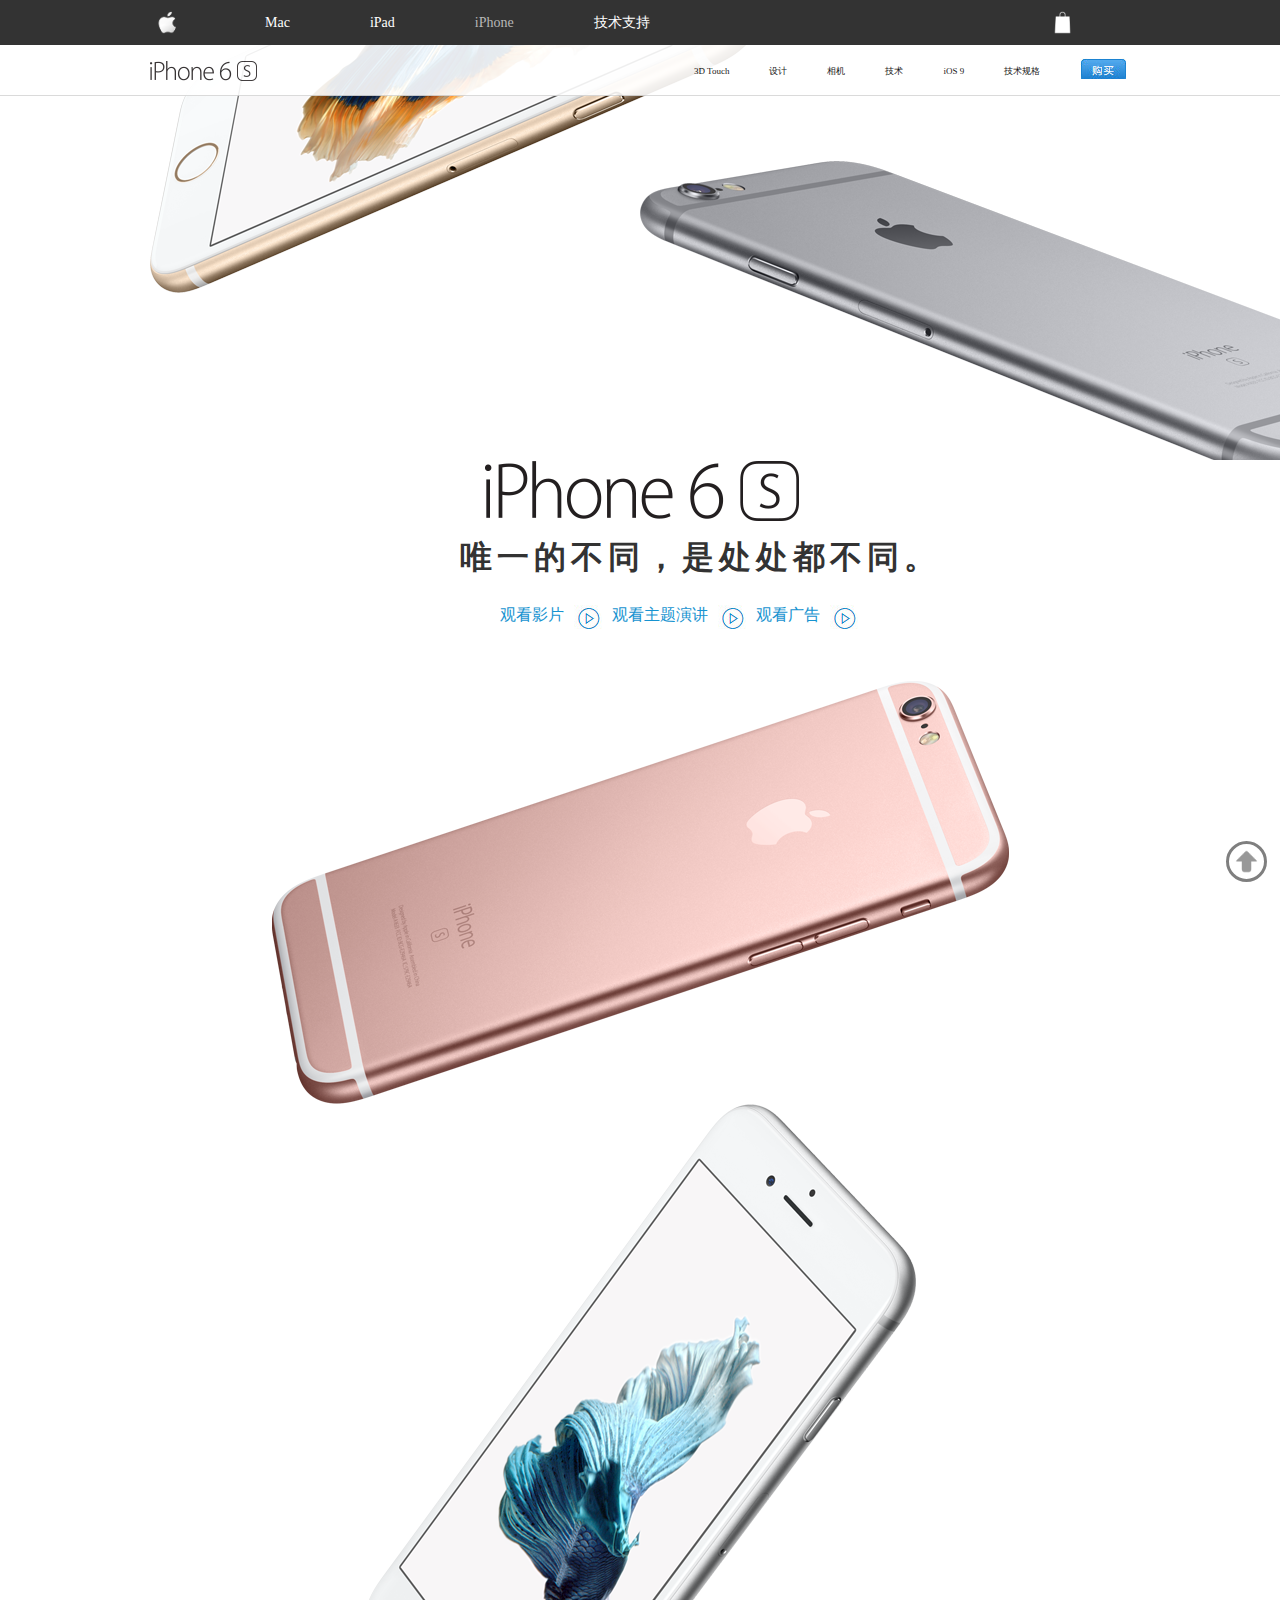
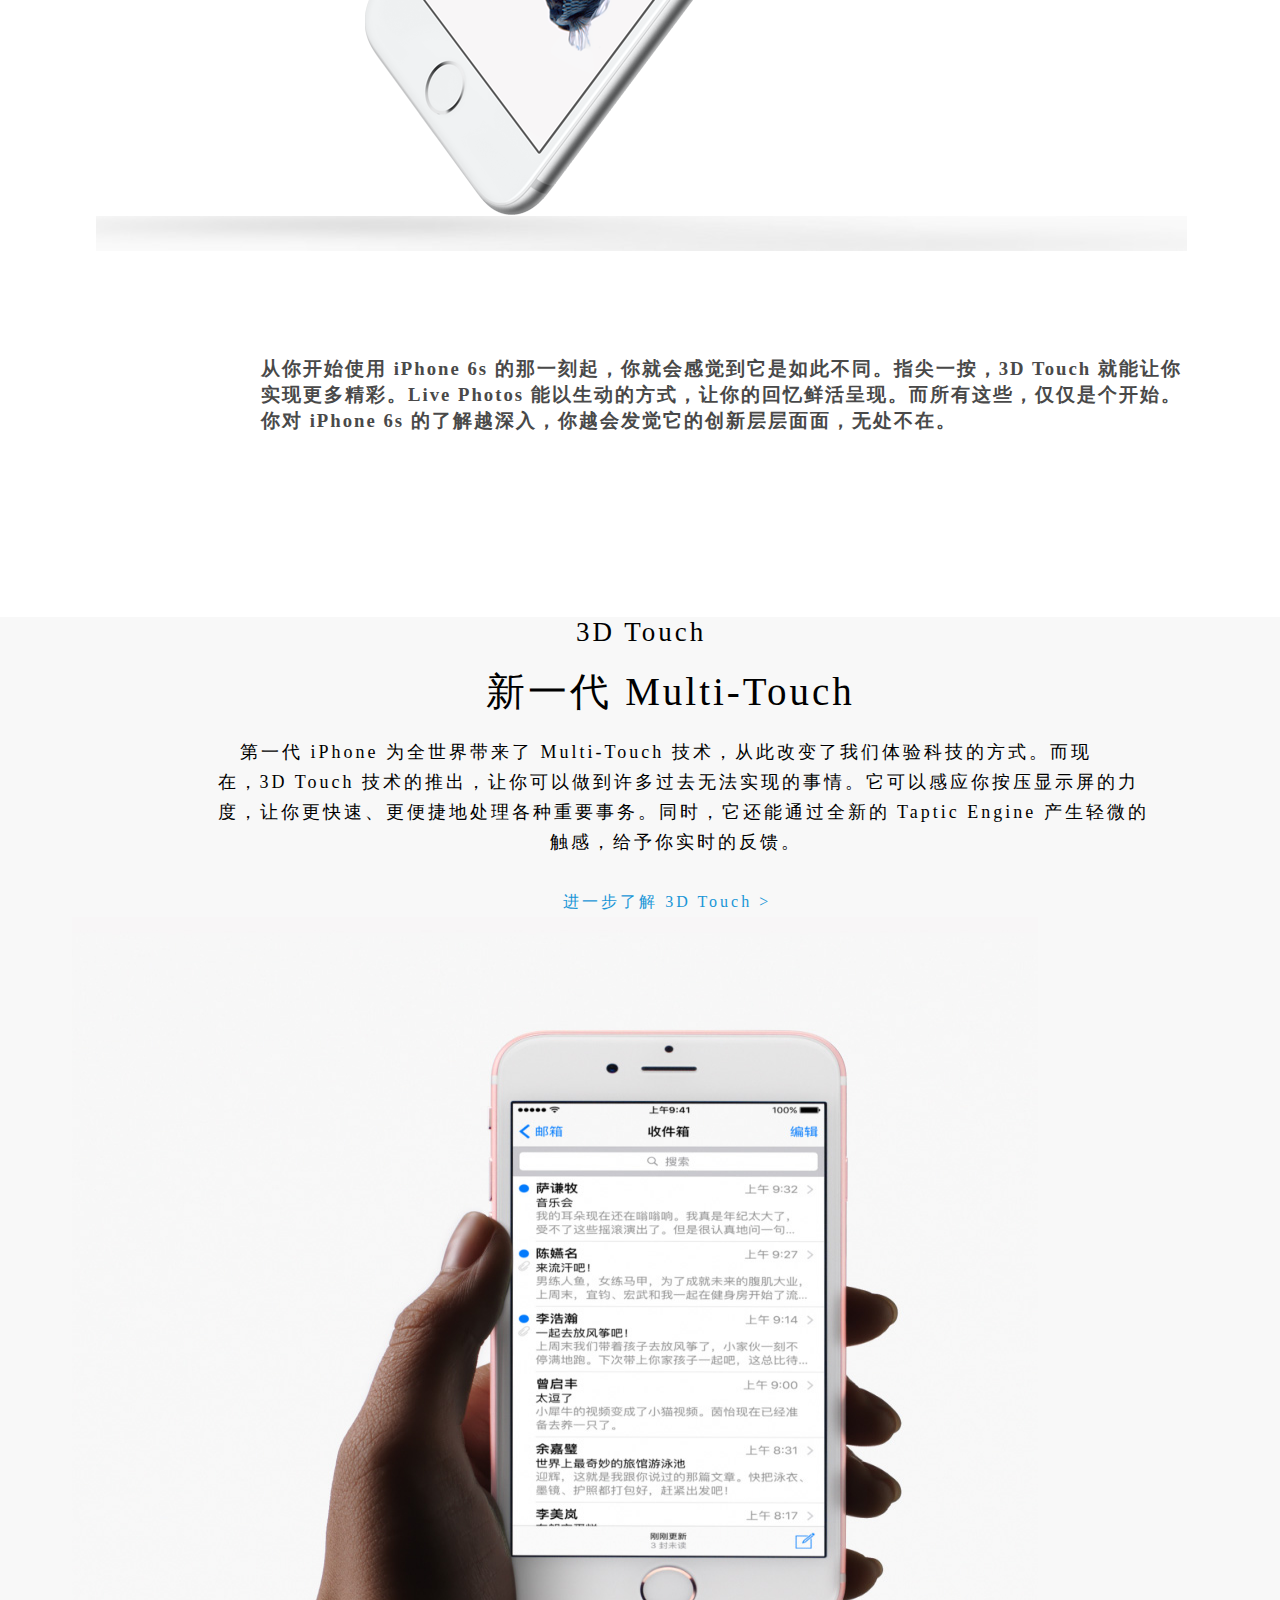
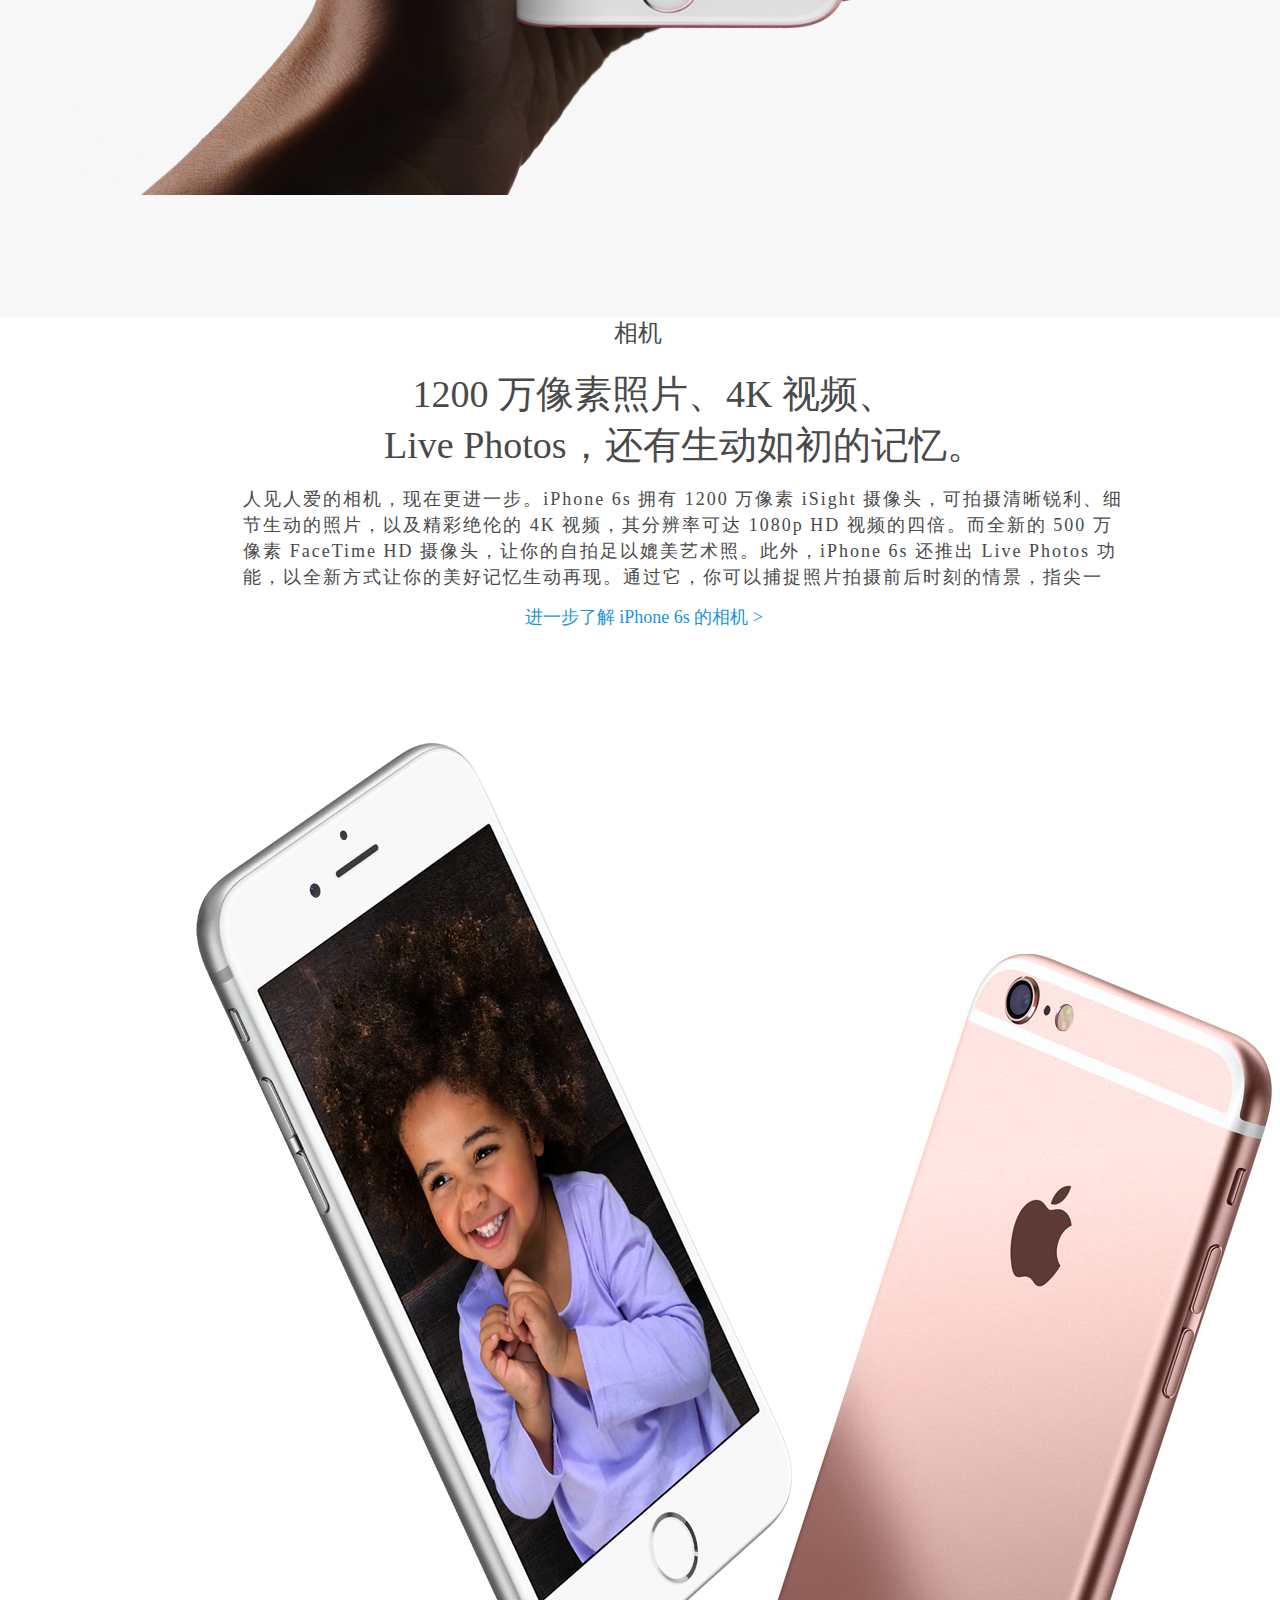
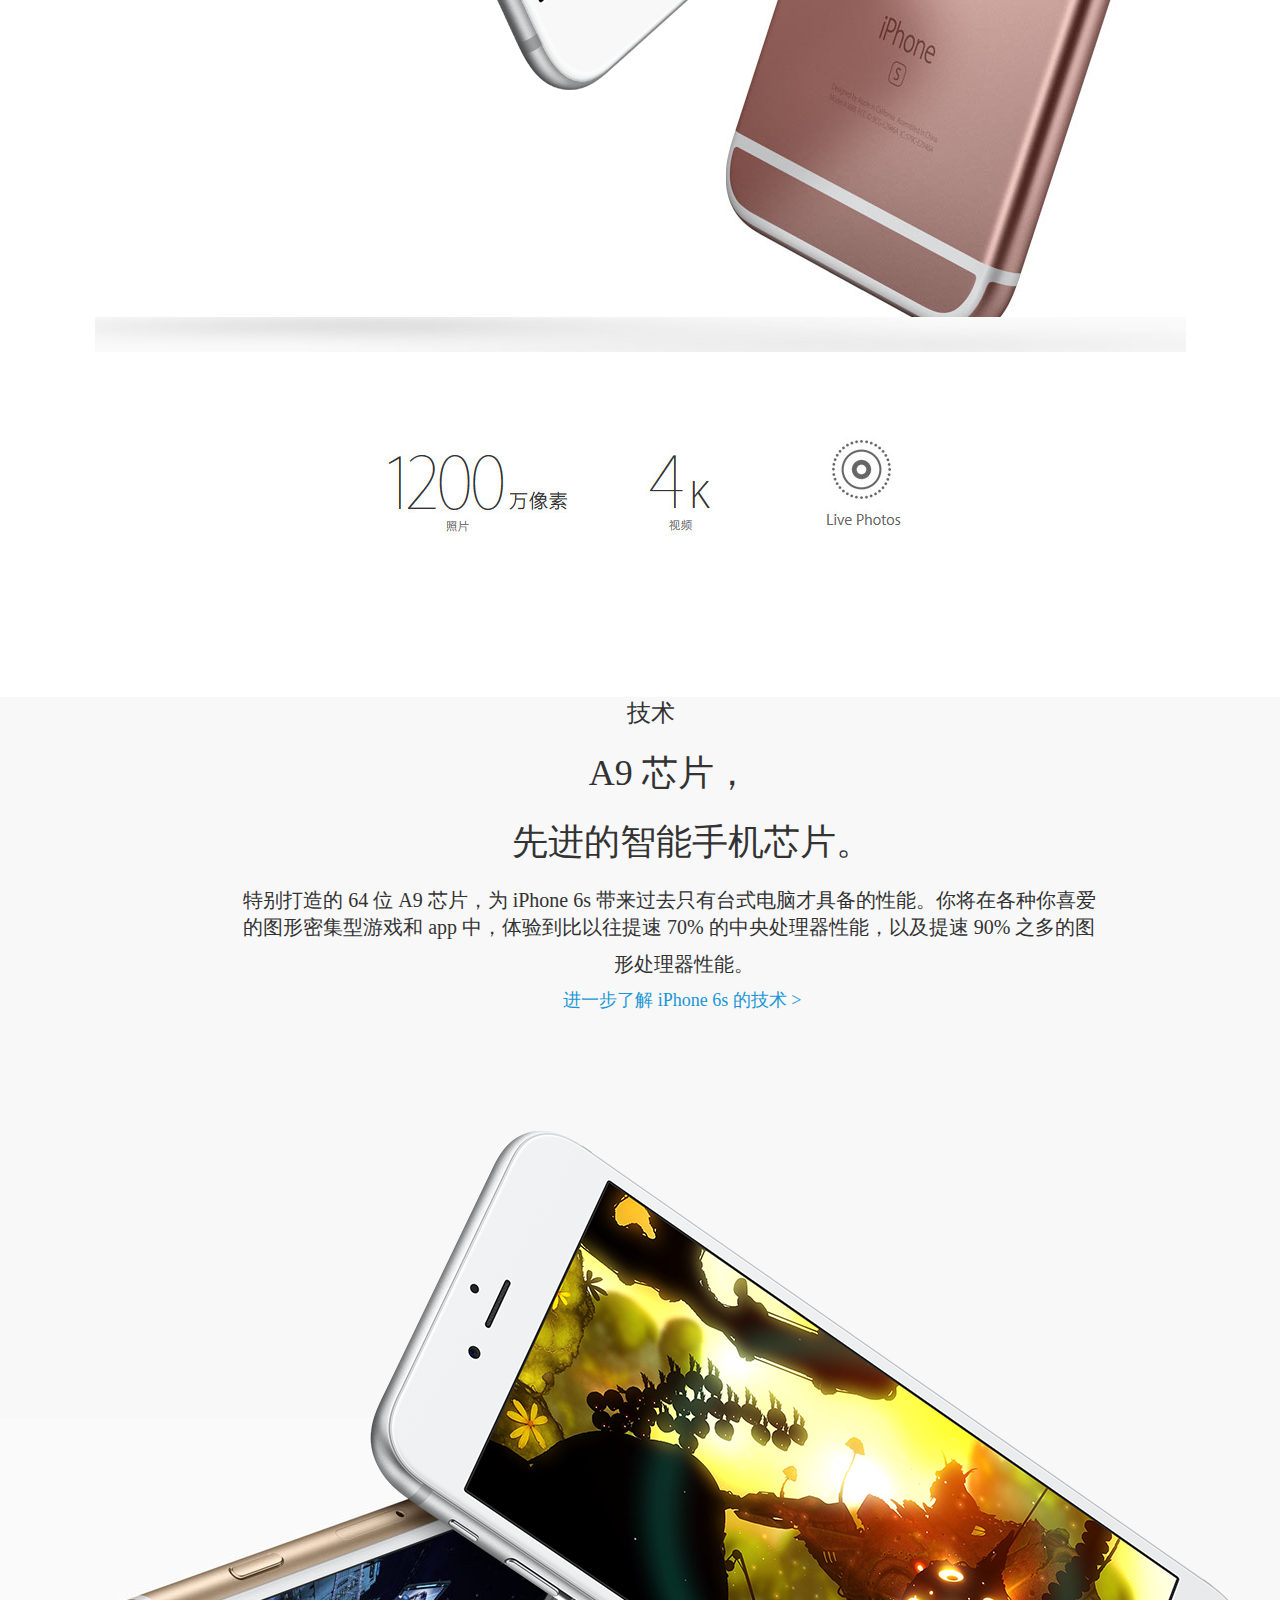
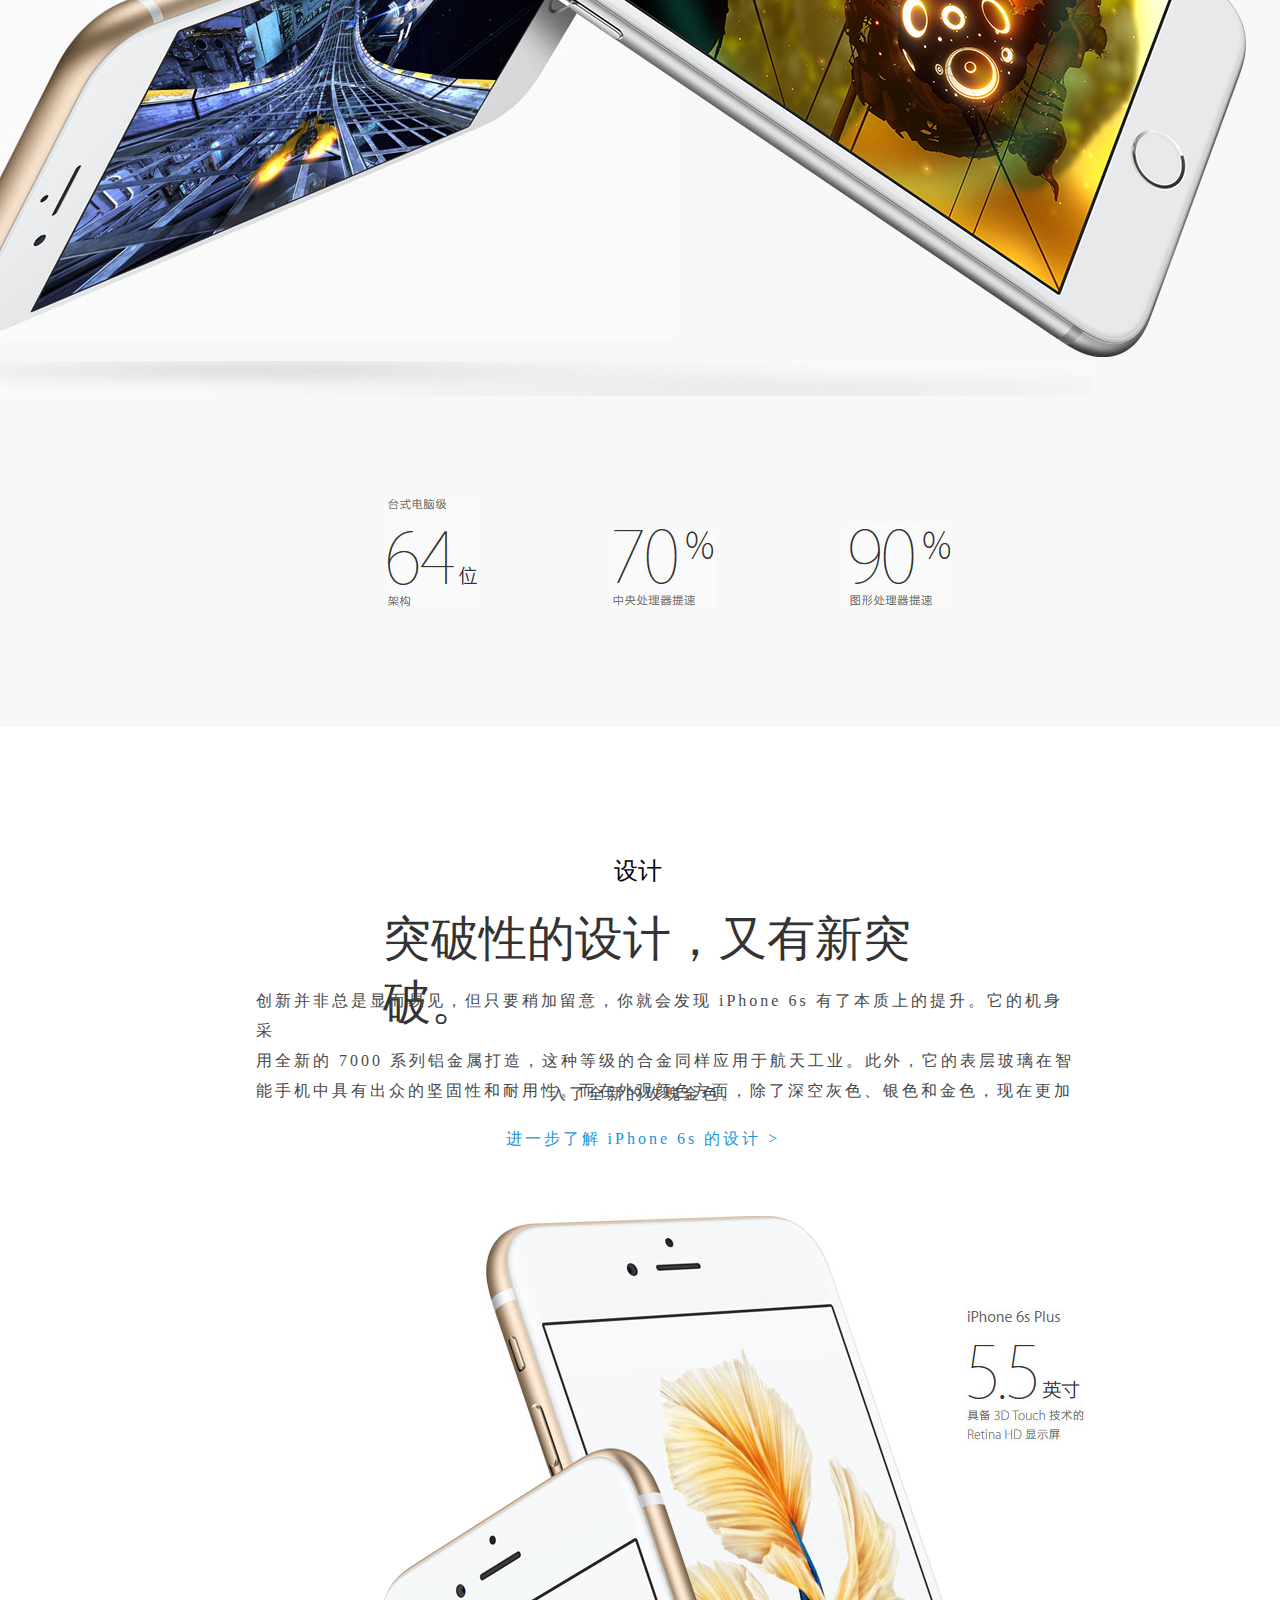
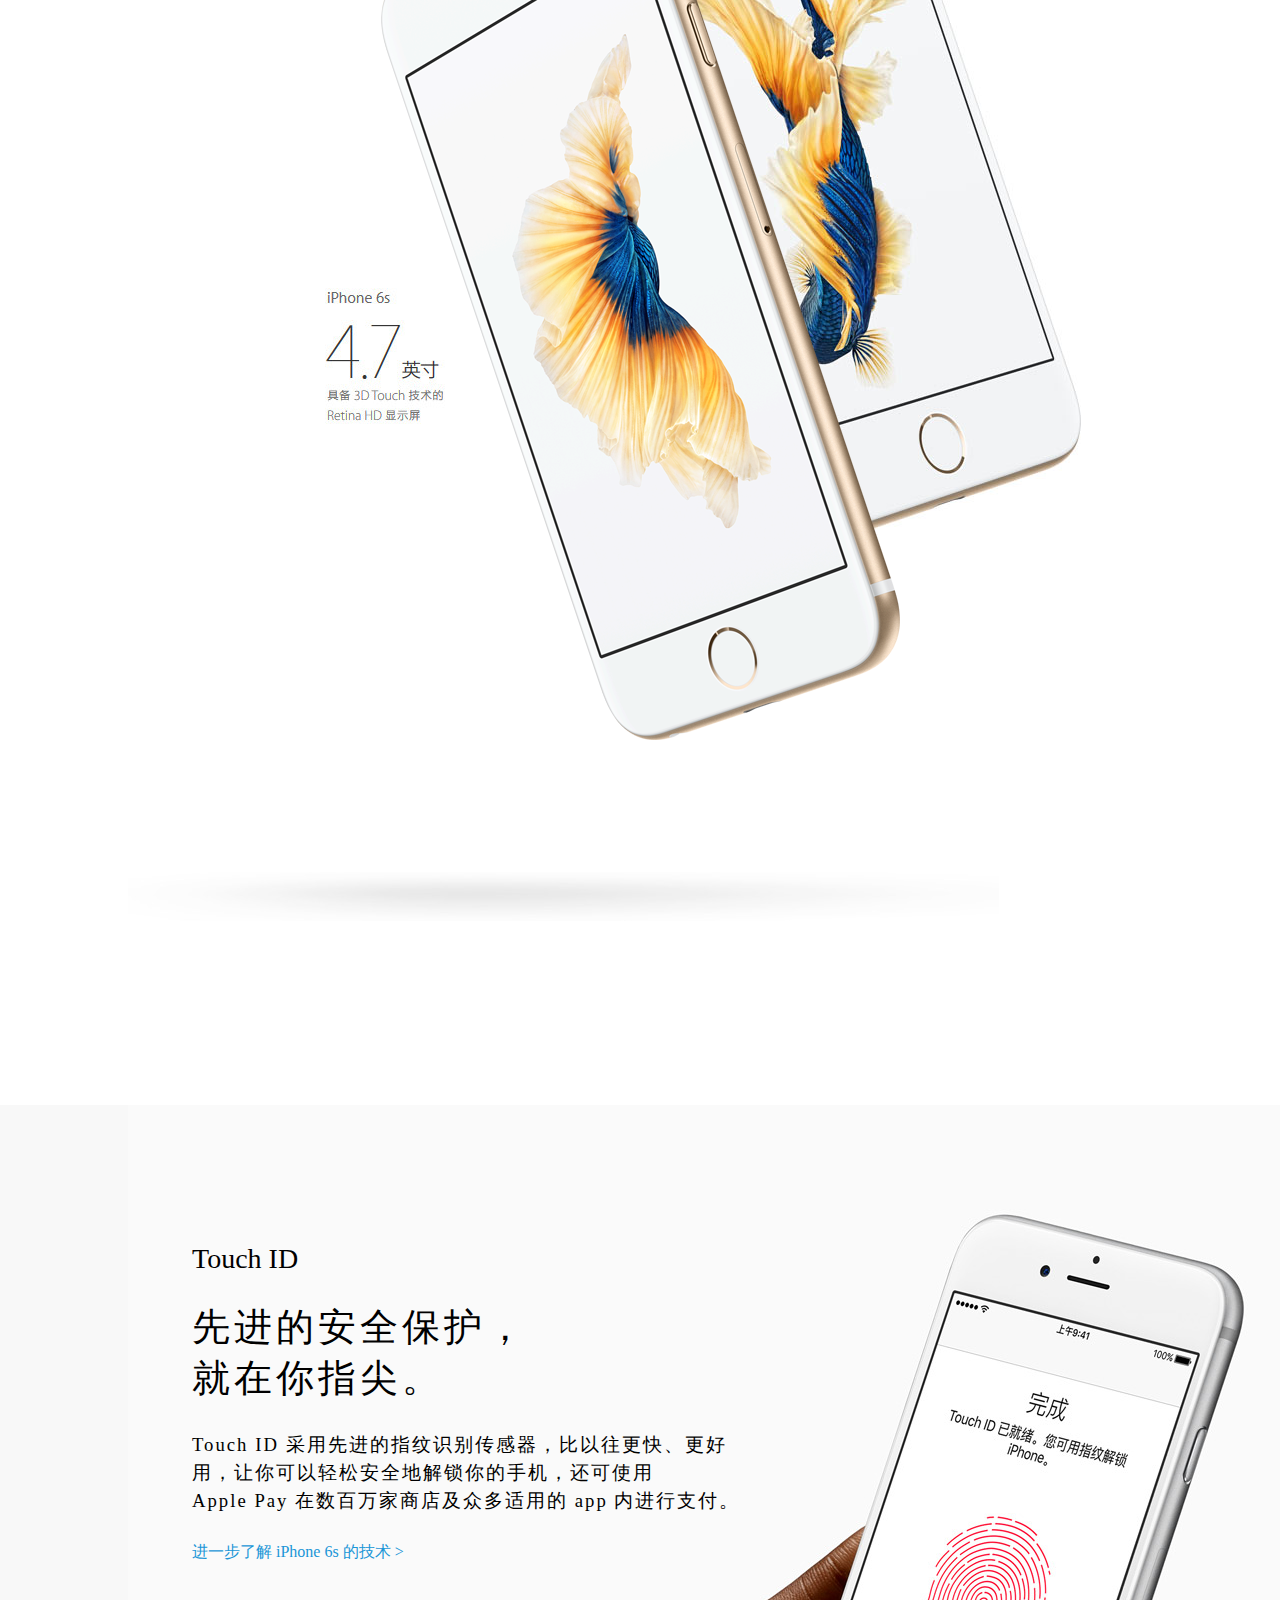
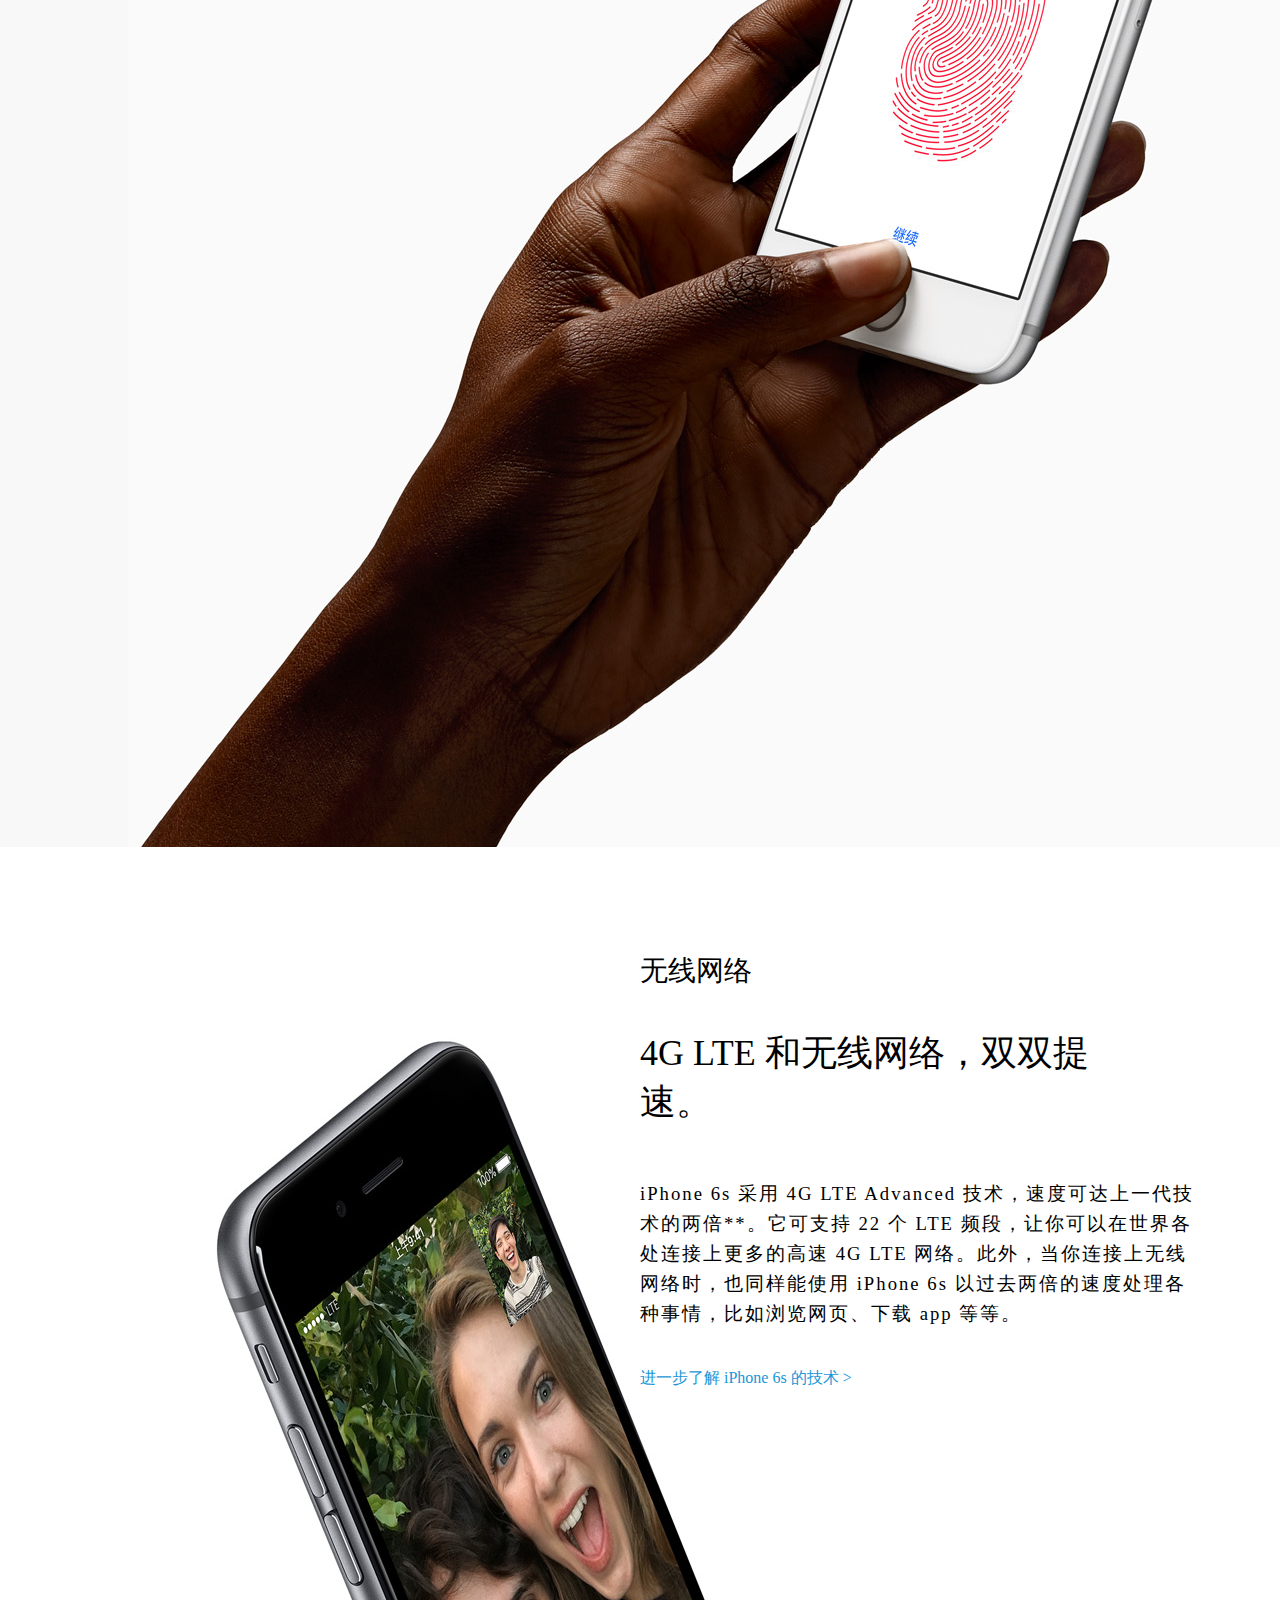
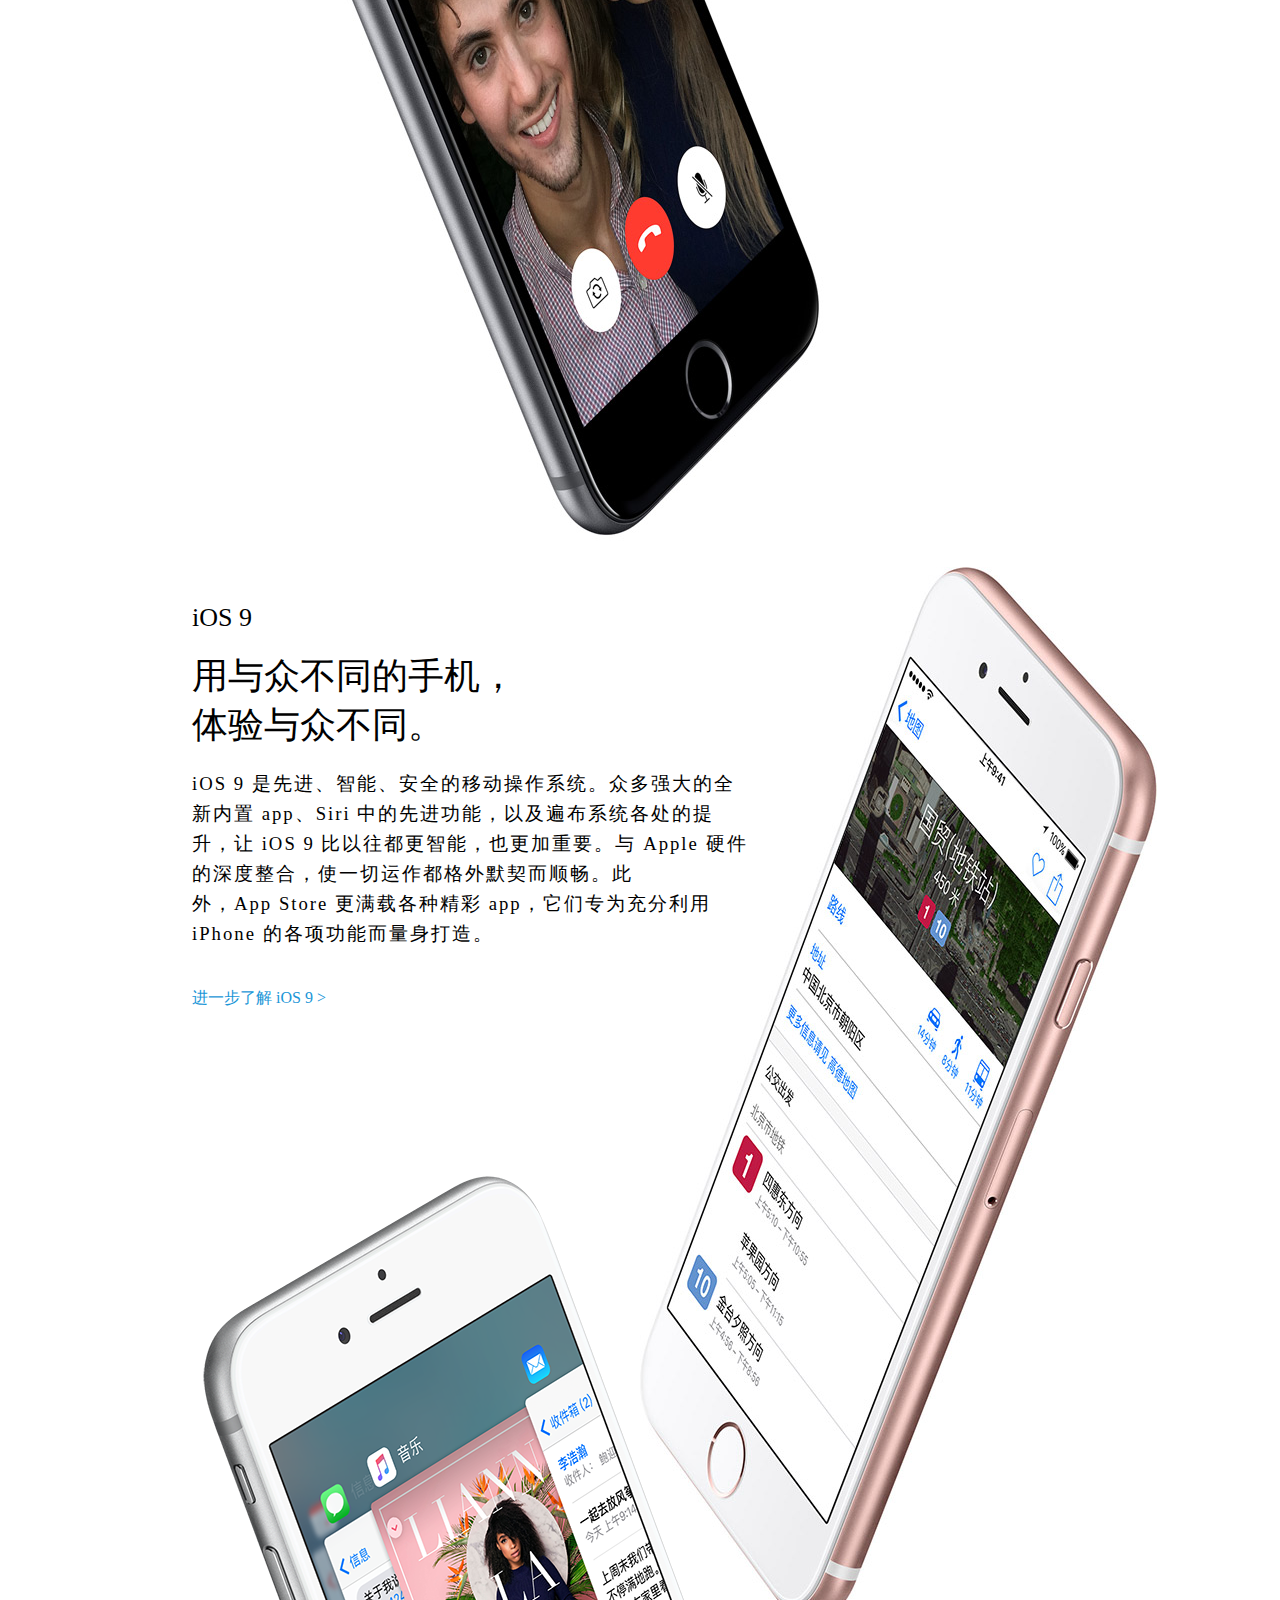
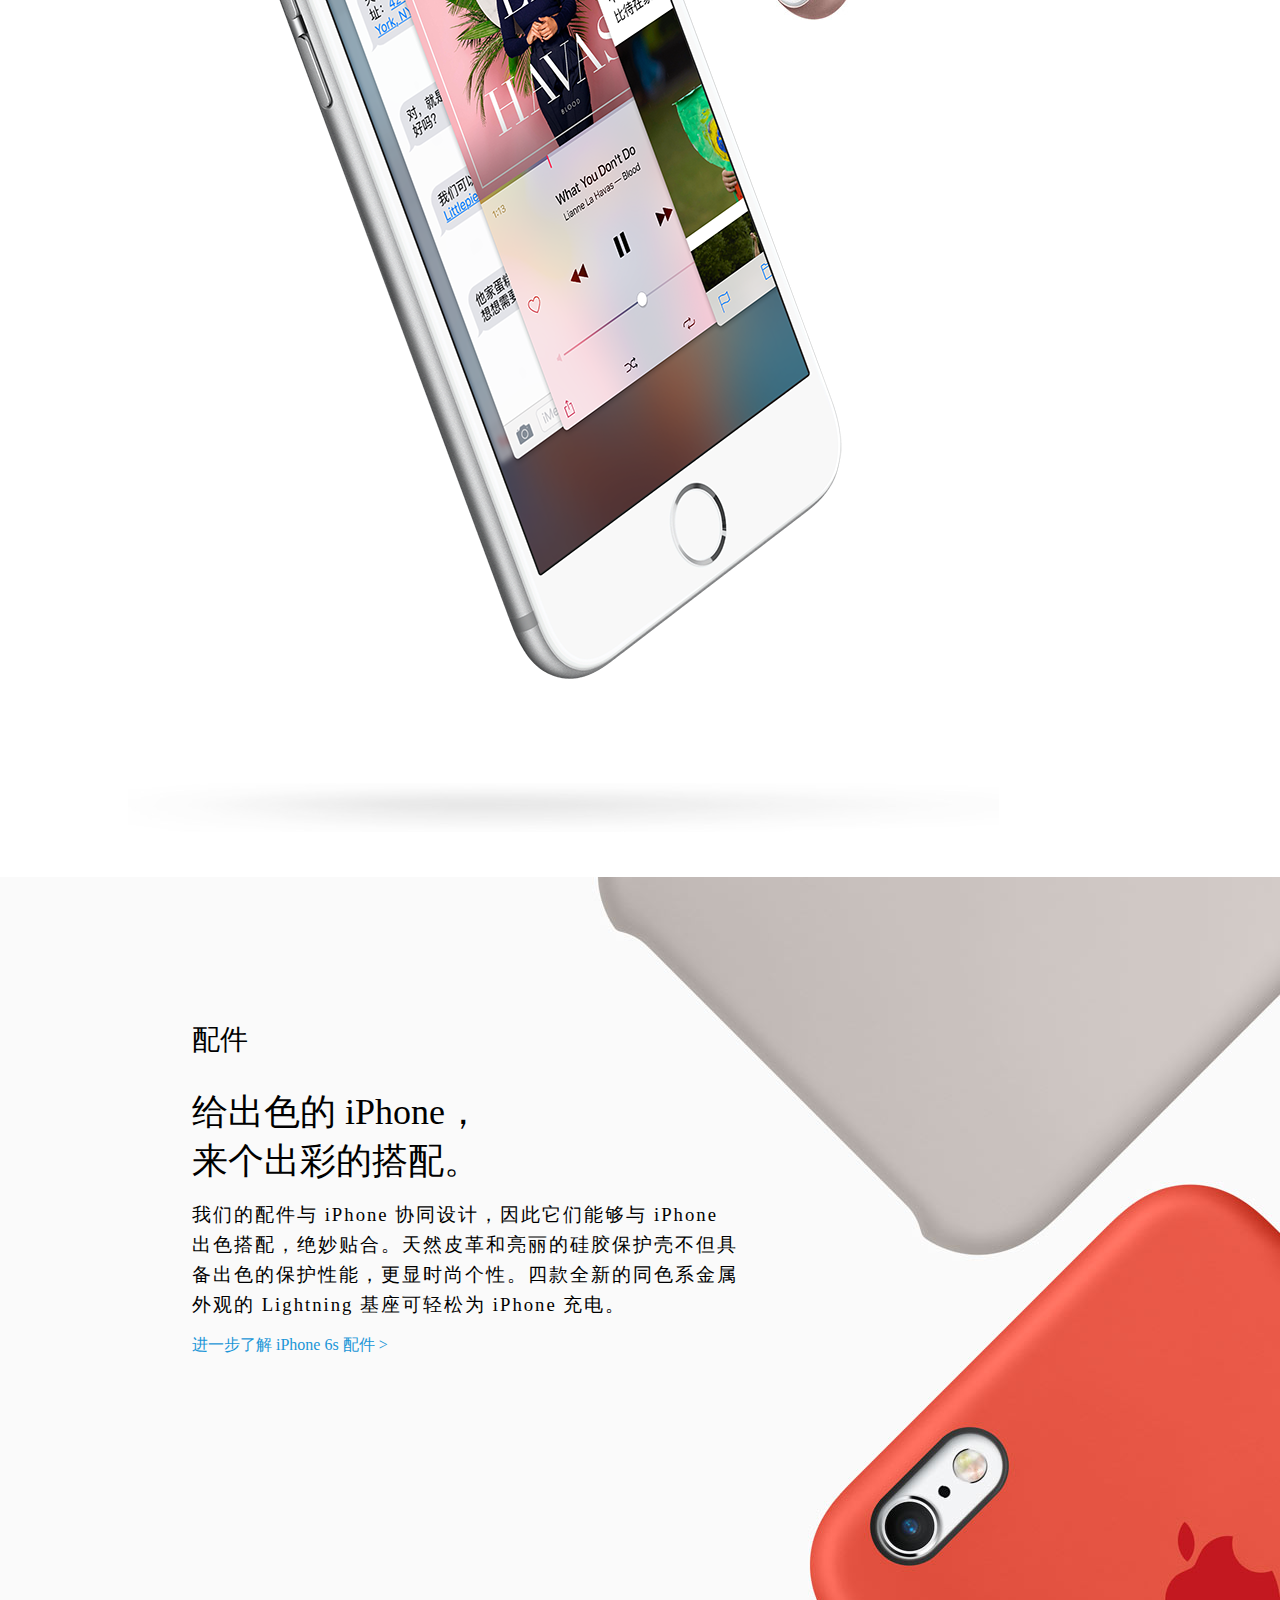
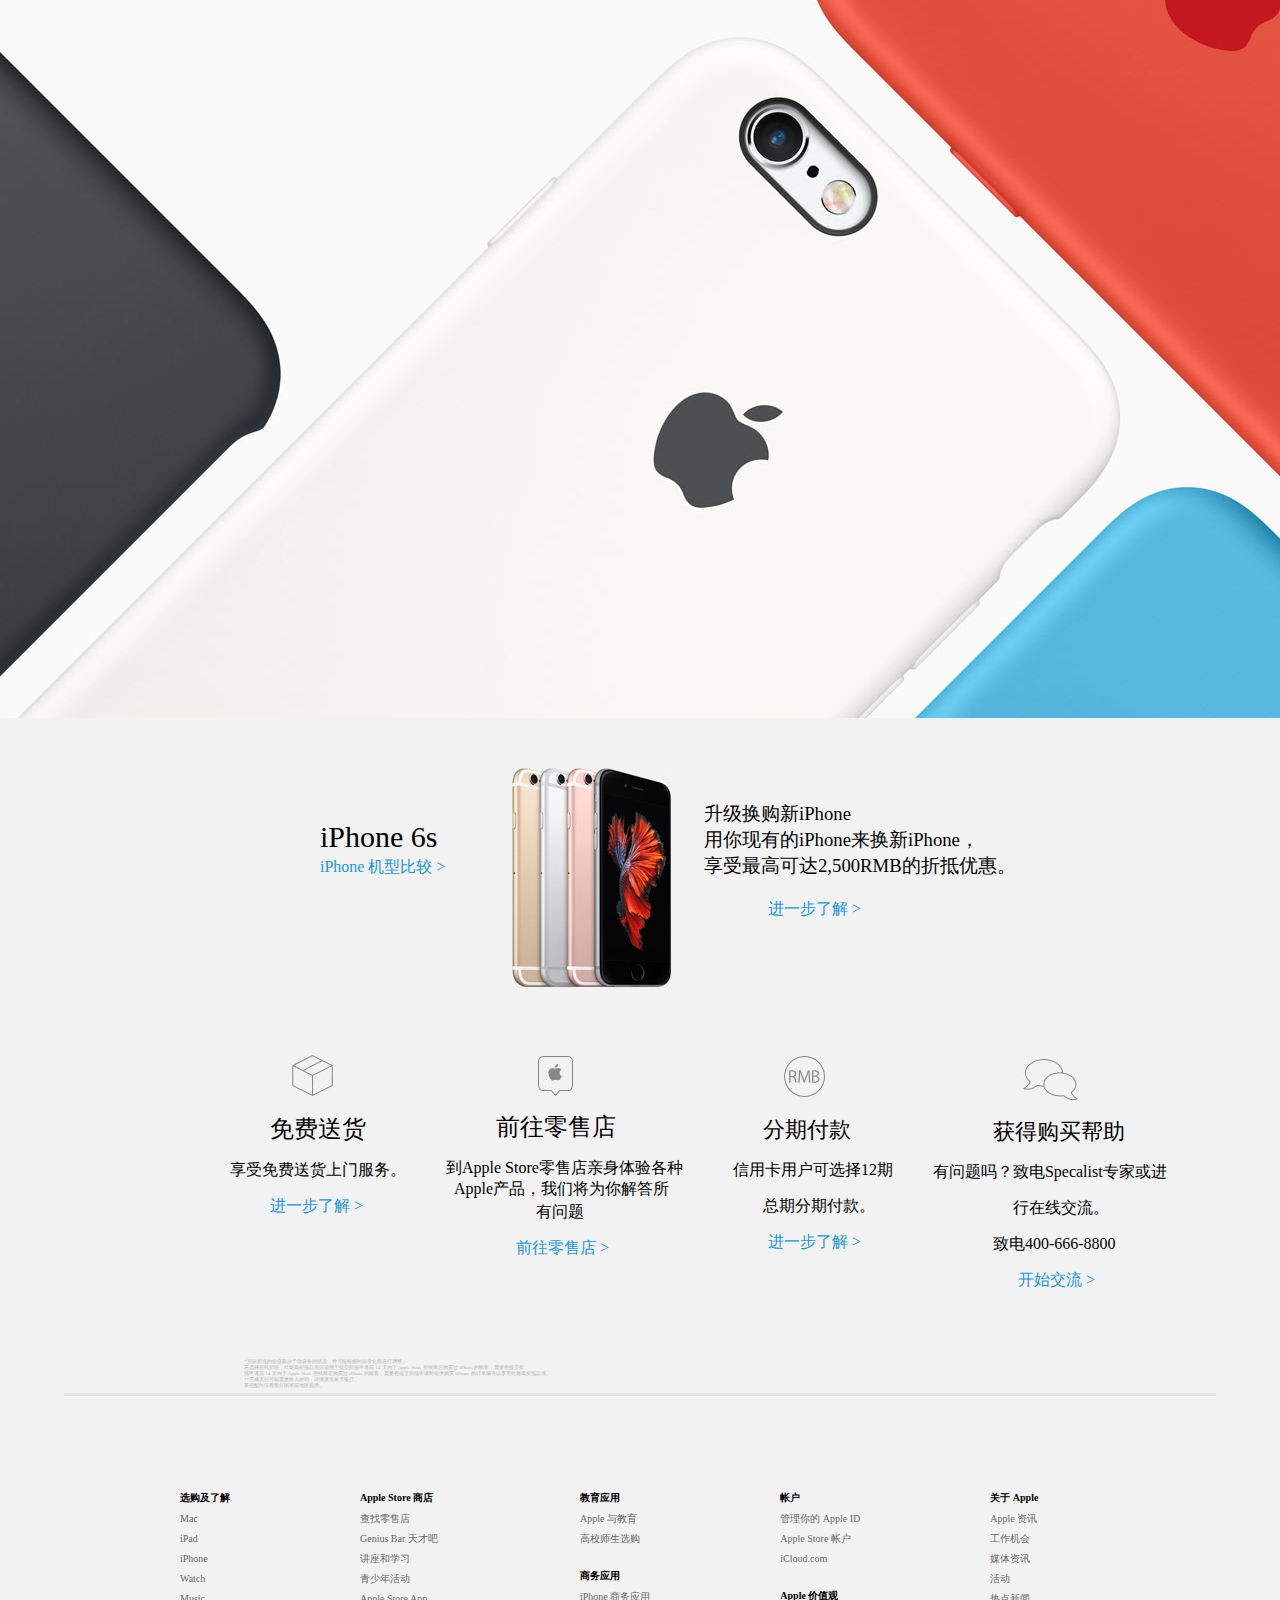
<file: apple 2.0/iphone6s.html>
<!doctype html>
<html>
<head>
<meta charset="utf-8">
<link rel="shortcut icon" href="img/apple.ico">
<link href="css/basic.css" rel="stylesheet" type="text/css">
<title>iphone 6s-Apple(中国)</title>
	<style type="text/css">
		*{
			padding:0px;
			margin:0px auto;
			font-family:"微软雅黑";
			}
		.top{
			width:100%;
			height:45px;
			background-color:#333;
			
		    position:fixed;
		    top:0;
			z-index:100;
			}

		.topa{
			width:100%;
			height:50px;
			background:#FFF;
			border-bottom: 1px solid #D6D6D6;
			position:fixed;
			top:45px;
			opacity:0.9;
			z-index:10;
			}
		.topa_a{
			width:108px;
			height:22px;
			display:inline-block;
			background:url(img/localnav_logo_small.png) no-repeat;
			position:relative;
			top:15px;
			left:150px;
			}
		.topa_b{
			width:40%;
			position:relative;
			top:-15px;
			left:290px;
			}
		.topa_b li{
			list-style:none;
			}
		.topa_b li a{
			font-size:9px;
			line-height:50px;
			display:inline-block;
			margin:-10px 20px;
			color:#000;
			text-decoration:none;
			float:left;
			}
		.topa_b li a:hover{
			color:#06C;
			}
		#topa_ba{
			margin-top:12px;
			}
		.middle{
			width:100%;
			height:600px;
			}
		.middle_a{
			width:50%;
			height:50%;
			margin-top:80px;
			margin-left:100px;
			}
		.middle_a img{
			margin-top:-250px;
			margin-left:50px;
			}
		.middle_b{
			width:50%;
			height:50%;
			float:right;
			margin-top:-220px;
			margin-left:0px;
			background:url(img/hero_spacegray_large.png) no-repeat;
			}
		.middle_c{
			width:330px;
			height:61px;
			background:url(img/iphone_6s_logo_large.png);
			margin-top:80px;
			}
		.middle h1{
			margin-top:15px;
			margin-left:460px;
			letter-spacing:5px;
			color:#333333;
			}
		.middle ul{
			list-style:none;
			margin-left:490px;
			margin-top:25px;
			}
		.middle ul li{
			color:#1793D0;
			float:left;
			margin-left:10px;
			}
		.middle ul li:hover{
			color:#000;
			}
		.middlea{
			width:100%;
			height:424px;
			background:url(img/hero_rosegold_large.png) no-repeat center;
			}
		.middleb{
			width:100%;
			height:711px;
			background:url(img/hero_silver_large.png) no-repeat center;
			}
		.middlec{
			width:100%;
			height:300px;
			background:url(img/h.jpg) no-repeat top;
			border: #FFF 1px solid;
			}
		.middlec h3{
			margin-top:140px;
			margin-left:260px;
			letter-spacing:2px;
			color:#494949;
			}
		.middled{
			width:100%;
			height:1300px;
			background-color:#F8F8F8;
			}
		.middled p{
			font-size:27px;
			margin-top:100px;
			margin-left:45%;
			letter-spacing:3px;
			line-height:30px;
			}
		#middled_p{
			font-size:39px;
			margin-top:30px;
			margin-left:38%;
			}
		#middled_pa{
			font-size:18px;
			margin-top:30px;
			margin-left:17%;
			}
		#middled_pb{
			font-size:18px;
			margin-top:0px;
			margin-left:43%;
			}
		#middled_pc{
			font-size:16px;
			margin-top:30px;
			margin-left:44%;
			color:#1A96D7;
			}
		#middled_pc:hover{
			text-decoration:underline;
			}
		.middled img{
			margin-left:-170px;
			}
		.middlee{
			width:100%;
			height:400px;
			}
		#middlee_p{
			font-size:24px;
			margin-left:48%;
			color:#494949;
			}
		#middlee_pa{
			font-size:38px;
			margin-left:30%;
			margin-top:20px;
			color:#494949;
			}
		#middlee_pb{
			font-size:18px;
			margin-left:19%;
			margin-top:15px;
			line-height:26px;
			letter-spacing:2px;
			color:#494949;
			}
		#middlee_pc{
			font-size:18px;
			margin-top:15px;
			margin-left:41%;
			color:#1A96D7;
			}
		#middlee_pc:hover{
			text-decoration:underline;
			}
		.middlef{
			width:100%;
			height:1200px;
			}
		#imga{
			margin-left:14%;
			}
		#imgb{
			float:right;
			margin-top:-60%;
			margin-left:-10px;
			}
		.middleg{
			width:100%;
			height:300px;
			background:url(img/h.jpg) no-repeat top;
			position:relative;
			
			}
		#imgc{
			position:relative;
			left:30%;
			top:120px;
			}
		#imgd{
			position:relative;
			left:35%;
			top:120px;
			}
		#imge{
			position:relative;
			left:43%;
			top:120px;
			}
		.middleh{
			width:100%;
			height:400px;
			background-color:#F8F8F8;
			}
		#pd{
			margin-left:49%;
			font-size:24px;
			margin-top:80px;
			color:#333333;
			}
		#pe{
			margin-left:46%;
			margin-top:20px;
			font-size:36px;
			color:#333333;
			}
		#pf{
			margin-left:40%;
			margin-top:20px;
			font-size:36px;
			color:#333333;
			}
		#pg{
			margin-left:19%;
			margin-top:20px;
			font-size:20px;
			color:#333333;
			}
		#ph{
			margin-left:48%;
			margin-top:10px;
			font-size:20px;
			color:#333333;
			}
		#pi{
			margin-left:44%;
			margin-top:10px;
			font-size:18px;
			color:#1A96D7;
			}
		#pi:hover{
			text-decoration:underline;
			}
		.middlei{
			width:100%;
			height:1000px;
			background-color:#F8F8F8;
			}
		#imgg{
			margin-top:25%;
			margin-left:-60px;
			}
		#imgf{
			margin-left:28%;
			margin-top:-100%;
			}
		#imgh{
			margin-left:0%;
			}
		.middlej{
			width:100%;
			height:230px;
			background-color:#F8F8F8;
			}
		#imgi{
			margin-left:30%;
			}
		#imgr{
			margin-left:10%;
			}
		 #imgk{
			 margin-left:10%;
			 }
		.middlek{
			width:100%;
			height:450px;
			position:relative;
			}
		.middlek p{
			font-size:24px;
			margin-left:48%;
			margin-top:10%;
			}
		.middlek h1{
			font-size:48px;
			position:relative;
			width:48%;
			height:22%;
			top:20px;
			left:50px;
			font-weight:100;
			color:#333333;
			}
	 	.middlek h4{
			position:relative;
			font-weight:400;
			width:64%;
			height:25%;
			left:2%;
			letter-spacing:3px;
			line-height:30px;
			color:#494949;
			}
		#middlek_a{
			width:18%;
			height:25px;
			margin-top:-20px;
			}
		#middlek_b{
			width:25%;
			height:25px;
			margin-top:20px;
			color:#1A96D7;
			}
		#middlek_b:hover{
			text-decoration:underline;
			}
		.middlel{
			width:100%;
			height:1400px;
			position:relative;
			}
		#imgl{
			position:relative;
			top:-90px;
			left:38%;
			}
		#imgm{
			position:relative;
			left:-17%;
			top:8%;
			}
		#imgn{
			position:relative;
			top:10%;
			left:10%;
			}
		#imgo{
			position:relative;
			top:-67%;
			left:7%;
			}
		#imgp{
			position:relative;
			top:-25%;
			left:-53%;
			}
		.middlem{
			width:100%;
			height:1342px;
			background-color:#F8F8F8;
			position:relative;
			}
		.middlem p{
			position:relative;
			font-size:28px;
			font-weight:200;
			top:-90%;
			margin-left:15%;
			}
		.middlem h1{
			position:relative;
			top:-88%;
			margin-left:15%;
			font-weight:300;
			font-size:38px;
			letter-spacing:4px;
			}
		.middlem h3{
			position:relative;
			top:-86%;
			margin-left:15%;
			font-weight:100;
			letter-spacing:2px;
			line-height:28px;
			}
		.middlem h4{
			position:relative;
			top:-84%;
			margin-left:15%;
			color:#1A96D7;
			font-weight:300;
			}
		.middlem h4:hover{
			text-decoration:underline;
			}
		.middleo{
			width:100%;
			height:1300px;
			position:relative;
			}
		.middleo img{
			margin-top:150px;
			margin-left:200px;
			}
		.middleo  p{
			position:relative;
			font-size:28px;
			top:-93%;
			margin-left:50%;
			}
		.middleo h1{
			position:relative;
			top:-90%;
			margin-left:50%;
			font-weight:300;
			font-size:36px;
			}
		.middleo h3{
			position:relative;
			top:-86%;
			margin-left:50%;
			font-weight:300;
			letter-spacing:2px;
			line-height:30px;
			}
		.middleo h4{
			position:relative;
			top:-83%;
			margin-left:50%;
			color:#1A96D7;
			font-weight:300;
			}
		.middleo h4:hover{
			text-decoration:underline;
			}
		.middlep{
			width:100%;
			height:1930px;
			position:relative;
			}
		#imgs{
			margin-left:50%;
			margin-top:20px;
			}
		#imgt{
			margin-top:-35%;
			margin-left:15%;
			}
		#imgu{
			margin-top:100px;
			margin-left:10%;
			}
		.middlep p{
			top:-95%;
			margin-left:15%;
			font-size:26px;
			position:relative;
			font-weight:100;
			}
		.middlep h1{
			position:relative;
			font-size:36px;
			font-weight:300;
			top:-94%;
			margin-left:15%;
			}
		.middlep h3{
			position:relative;
			top:-93%;
			margin-left:15%;
			font-weight:300;
			letter-spacing:2px;
			line-height:30px;
			}
		.middlep h4{
			position:relative;
			top:-91%;
			margin-left:15%;
			color:#1A96D7;
			font-weight:300;
			}
		.middlep h4:hover{
			text-decoration:underline;
			}
		.middleq{
			width:100%;
			height:1441px;
			background:url(img/accessories_large.jpg) no-repeat center;
			position:relative;
			}
		.middleq p{
			position:relative;
			top:10%;
			margin-left:15%;
			font-size:28px;
			font-weight:300;
			}
		.middleq h1{
			position:relative;
			top:12%;
			margin-left:15%;
			font-size:36px;
			font-weight:300;
			}
		.middleq h3{
			position:relative;
			top:13%;
			margin-left:15%;
			font-weight:300;
			letter-spacing:2px;
			line-height:30px;
			}
		.middleq h4{
			position:relative;
			top:14%;
			margin-left:15%;
			color:#1A96D7;
			font-weight:300;
			}
		.middleq h4:hover{
			text-decoration:underline;
			}
		.middler{
			width:100%;
			height:320px;
			background-color:#F2F2F2;
			position:relative;
			}
		.middler img{
			margin-top:50px;
			margin-left:40%;
			}
		.middler p{
			position:relative;
			font-size:30px;
			font-weight:300;
			top:-55%;
			margin-left:25%;
			}
		.middler h4{
			position:relative;
			font-weight:300;
			top:-54%;
			margin-left:25%;
			color:#1A96D7;
			}
		.middler h4:hover{
			text-decoration:underline;
			}
		.middler h3{
			position:relative;
			top:-250px;
			margin-left:55%;
			font-weight:300;
			}
		#ha{
			margin-left:60%;
			top:-230px;
			}
		.middles{
			width:100%;
			height:300px;
			background-color:#F2F2F2;
			}
		.middles ul{
			float:left;
			}
		.middles ul li{
			list-style:none;
			margin-left:290px;
			margin-top:15px;
			}
		#lia{
			background:url(img/uu.jpg);
			width:45px;
			height:45px;
			}
		#lib{
			margin-left:270px;
			font-size:24px;
			font-weight:500;
			}
		#lic{
			margin-left:230px;
			font-size:16px;
			font-weight:200;
			}
		#lid{
			margin-left:270px;
			font-size:16px;
			font-weight:300;
			color:#1A96D7;
			}
		#lid:hover{
			text-decoration:underline;
			}
		.middles_a{
			margin-left:-160px;
			}
		#lie{
			background:url(img/vv.jpg);
			width:40px;
			height:43px;
			}
		#lif{
			margin-left:250px;
			font-size:24px;
			font-weight:500;
			}
		#lig{
			margin-left:200px;
			font-size:16px;
			font-weight:300;
			}
		#lih{
			margin-top:2px;
			font-size:16px;
			font-weight:300;
			}
		#lii{
			margin-left:270px;
			font-size:16px;
			font-weight:300;
			color:#1A96D7;
			}
		#lii:hover{
			text-decoration:underline;
			}
		.middles_b{
			margin-left:-200px;
			}
		#lij{
			width:43px;
			height:47px;
			background:url(img/www.jpg);
			margin-left:300px;
			}
		#lik{
			font-size:22px;
			font-weight:500;
			margin-left:280px;
			}
		#lil{
			font-size:16px;
			font-weight:300;
			margin-left:250px;
			}
		#lim{
			font-size:16px;
			font-weight:300;
			margin-left:280px;
			}
		#lin{
			margin-left:285px;
			font-size:16px;
			font-weight:300;
			color:#1A96D7;
			}
		#lin:hover{
			text-decoration:underline;
			}
		.middles_c{
			margin-top:-210px;
			margin-left:50px;
			}
		#lio{
			background:url(img/xx.jpg);
			width:61px;
			height:44px;
			}
		#lip{
			font-size:22px;
			font-weight:500;
			margin-left:260px;
			}
		#liq{
			font-size:16px;
			font-weight:300;
			margin-left:200px;
			}
		#lir{
			font-size:16px;
			font-weight:300;
			margin-left:280px;
			}
		#lis{
			font-size:16px;
			font-weight:300;
			margin-left:260px;
			}
		#lit{
			margin-left:285px;
			font-size:16px;
			font-weight:300;
			color:#1A96D7;
			}
		#lit:hover{
			text-decoration:underline;
			}
		.bottom_text{
			width:100%;
			height:120px;
			background-color:#F2F2F2;
			position:relative;
			}
		.bottom_texta{
			width:90%;
			height:100%;
			background-color:#F2F2F2;
			position:relative;
			}
		.bottom_text ul{
			padding:20px 150px 5px 180px;
			list-style:none;
			position:relative;
			border-bottom:3px solid #E3E3E3;
			}
		.bottom_text ul li{
			font-size:5px;
			color:#B2B2AC;
			}
    </style>
</head>

<body>
	<div class="top">
    	<ul>
        	<li><a id="logo" href="index.html"></a></li>
            <li><a href="mac.html">Mac</a></li>
            <li><a href="ipad.html">iPad</a></li>
            <li><a id="iphone" href="iphone.html" id="iphone">iPhone</a></li>
            <li><a href="support.html">技术支持</a></li>
            
            <li  id="shopping">
            	<div>
                	<ul>
                    	<li>你的购物袋是空的</li>
                        <li><a href="">购物袋</a></li>
                        <li><a href="">收藏</a></li>
                        <li><a href="">订单</a></li>
                        <li><a href="">账户</a></li>
                        <li><a href="login.html">登录</a></li>
                    </ul>
                </div>
                
            </li>
        </ul>
    </div>
    <div class="topa">
    	<div class="topa_a"></div>
        <div class="topa_b">
        	<ul>
                <li><a href="">3D Touch</a></li>
                <li><a href="">设计</a></li>
                <li><a href="">相机</a></li>
                <li><a href="">技术</a></li>
                <li><a href="">iOS 9</a></li>
                <li><a href="">技术规格</a></li>
                <li><a href=""><img src="img/j.jpg" id="topa_ba"/></a></li>
        	</ul>
        </div>
    </div>
    <div class="middle">
    	<div class="middle_a"><img src="img/hero_gold_large.png"/></div>
        <div class="middle_b"></div>
        <div class="middle_c"></div>
        <h1>唯一的不同，是处处都不同。</h1>
        <ul>
            <li>观看影片</li>
            <li><img src="img/s.jpg"/></li>
            <li>观看主题演讲</li>
            <li><img src="img/s.jpg"/></li>
            <li>观看广告</li>
            <li><img src="img/s.jpg"/></li>
        </ul>
    </div>
    <div class="middlea"></div>
    <div class="middleb"></div>
    <div class="middlec">
    	<h3>从你开始使用 iPhone 6s 的那一刻起，你就会感觉到它是如此不同。指尖一按，3D Touch 就能让你<br />实现更多精彩。Live Photos 能以生动的方式，让你的回忆鲜活呈现。而所有这些，仅仅是个开始。<br />你对 iPhone 6s 的了解越深入，你越会发觉它的创新层层面面，无处不在。</h3>
    </div>
    <div class="middled">
    	<p>3D Touch</p>
        <p id="middled_p">新一代 Multi-Touch</p>
        <p id="middled_pa">&nbsp;&nbsp; 第一代 iPhone 为全世界带来了 Multi-Touch 技术，从此改变了我们体验科技的方式。而现<br />在，3D Touch 技术的推出，让你可以做到许多过去无法实现的事情。它可以感应你按压显示屏的力<br />度，让你更快速、更便捷地处理各种重要事务。同时，它还能通过全新的 Taptic Engine 产生轻微的</p>
        <p id="middled_pb">触感，给予你实时的反馈。</p>
        <p id="middled_pc">进一步了解 3D Touch ></p>
        <center><img src="img/3dtouch_startframe_large.jpg" width="966" height="878"/></center>
    </div>
    <div class="middlee">
    	<p id="middlee_p">相机</p>
        <p id="middlee_pa">&nbsp;&nbsp; 1200 万像素照片、4K 视频、<br />
Live Photos，还有生动如初的记忆。</p>
		<p id="middlee_pb">人见人爱的相机，现在更进一步。iPhone 6s 拥有 1200 万像素 iSight 摄像头，可拍摄清晰锐利、细<br />节生动的照片，以及精彩绝伦的 4K 视频，其分辨率可达 1080p HD 视频的四倍。而全新的 500 万<br />像素 FaceTime HD 摄像头，让你的自拍足以媲美艺术照。此外，iPhone 6s 还推出 Live Photos 功<br />能，以全新方式让你的美好记忆生动再现。通过它，你可以捕捉照片拍摄前后时刻的情景，指尖一</p>
        <p id="middlee_pc">进一步了解 iPhone 6s 的相机 ></p>
    </div>
    <div class="middlef">
    	<img src="img/cameras_front_large.png" id="imga"/>
        <img src="img/cameras_opt_back_large.jpg" id="imgb"/>
    </div>
    <div class="middleg">
    	<img src="img/w.jpg" id="imgc"/>
        <img src="img/z.jpg" id="imgd"/>
        <img src="img/k.jpg" id="imge"/>
    </div>
    <div class="middleh">
    	<p id="pd">技术</p>
        <p id="pe">A9 芯片，</p>
        <p id="pf">先进的智能手机芯片。</p>
        <p id="pg">特别打造的 64 位 A9 芯片，为 iPhone 6s 带来过去只有台式电脑才具备的性能。你将在各种你喜爱<br />的图形密集型游戏和 app 中，体验到比以往提速 70% 的中央处理器性能，以及提速 90% 之多的图</p>
        <p id="ph">形处理器性能。</p>
        <p id="pi">进一步了解 iPhone 6s 的技术 ></p>
    </div>
    <div class="middlei">
    	<img src="img/technology_opt_back_large.jpg" id="imgg"/>
    	<img src="img/technology_front_large.png" id="imgf"/>
        <img src="img/h.jpg" id="imgh"/>
    </div>
    <div class="middlej">
    	<img src="img/ijpg.jpg" id="imgi"/>
        <img src="img/o.jpg" id="imgr"/>
        <img src="img/p.jpg" id="imgk"/>
    </div>
    <div class="middlek">
    	<p>设计</p>
        <h1>突破性的设计，又有新突破。</h1>
        <h4>创新并非总是显而易见，但只要稍加留意，你就会发现 iPhone 6s 有了本质上的提升。它的机身采<br />
        用全新的 7000 系列铝金属打造，这种等级的合金同样应用于航天工业。此外，它的表层玻璃在智<br />
        能手机中具有出众的坚固性和耐用性。而在外观颜色方面，除了深空灰色、银色和金色，现在更加</h4>
        <h4 id="middlek_a">入了全新的玫瑰金色。</h4>
        <h4 id="middlek_b">进一步了解 iPhone 6s 的设计 ></h4>
    </div>
    <div class="middlel">
    	<img src="img/design_opt_back_large.jpg" id="imgl"/>
        <img src="img/design_front_large.png" id="imgm" />
        <img src="img/hh.jpg" id="imgn"/>
        <img src="img/aa.jpg" id="imgo"/>
        <img src="img/bb.jpg" id="imgp"/>
    </div>
    <div class="middlem">
    	<img src="img/touch_id_large.jpg" id="imgr"/>
        <p>Touch ID</p>
        <h1>先进的安全保护，<br />就在你指尖。</h1>
        <h3>Touch ID 采用先进的指纹识别传感器，比以往更快、更好<br />
        用，让你可以轻松安全地解锁你的手机，还可使用 <br />
        Apple Pay 在数百万家商店及众多适用的 app 内进行支付。</h3>
        <h4>进一步了解 iPhone 6s 的技术 ></h4>
    </div>
    <div class="middleo">
    	<img src="img/wireless_large.jpg"/>
        <p>无线网络</p>
        <h1>4G LTE 和无线网络，双双提<br />速。</h1>
        <h3>iPhone 6s 采用 4G LTE Advanced 技术，速度可达上一代技<br />
        术的两倍**。它可支持 22 个 LTE 频段，让你可以在世界各<br />
        处连接上更多的高速 4G LTE 网络。此外，当你连接上无线<br />
        网络时，也同样能使用 iPhone 6s 以过去两倍的速度处理各<br />
        种事情，比如浏览网页、下载 app 等等。</h3>
        <h4>进一步了解 iPhone 6s 的技术 ></h4>
    </div>
    <div class="middlep">
    	<img src="img/ios_opt_back_large.jpg" id="imgs"/>
        <img src="img/ios_front_large.png" id="imgt"/>
        <img src="img/hh.jpg" id="imgu"/>
        <p>iOS 9</p>
        <h1>用与众不同的手机，<br />体验与众不同。</h1>
        <h3>iOS 9 是先进、智能、安全的移动操作系统。众多强大的全<br />
        新内置 app、Siri 中的先进功能，以及遍布系统各处的提<br />
        升，让 iOS 9 比以往都更智能，也更加重要。与 Apple 硬件<br />
        的深度整合，使一切运作都格外默契而顺畅。此<br />
        外，App Store 更满载各种精彩 app，它们专为充分利用
         <br />iPhone 的各项功能而量身打造。</h3>
         <h4>进一步了解 iOS 9 ></h4>
    </div>
    <div class="middleq">
    	<p>配件</p>
        <h1>给出色的 iPhone，<br />来个出彩的搭配。</h1>
        <h3>我们的配件与 iPhone 协同设计，因此它们能够与 iPhone <br />
        出色搭配，绝妙贴合。天然皮革和亮丽的硅胶保护壳不但具<br />
        备出色的保护性能，更显时尚个性。四款全新的同色系金属<br />
        外观的 Lightning 基座可轻松为 iPhone 充电。</h3>
        <h4>进一步了解 iPhone 6s 配件 ></h4>
    </div>
    <div class="middler">
    	<img src="img/iphone_6s_buystrip_large.jpg"/>
        <p>iPhone 6s</p>
        <h4>iPhone 机型比较 ></h4>
        <h3>升级换购新iPhone<br />用你现有的iPhone来换新iPhone，<br />享受最高可达2,500RMB的折抵优惠。</h3>
        <h4 id="ha">进一步了解 ></h4>
    </div>
    <div class="middles">
    	<ul>
        	<li id="lia"></li>
            <li id="lib">免费送货</li>
            <li id="lic">享受免费送货上门服务。</li>
            <li id="lid">进一步了解 ></li>
        </ul>
        <ul class="middles_a">
        	<li id="lie"></li>
            <li id="lif">前往零售店</li>
            <li id="lig">到Apple Store零售店亲身体验各种<br />&nbsp;&nbsp;Apple产品，我们将为你解答所</li>
            <li id="lih">有问题</li>
            <li id="lii">前往零售店 ></li>
        </ul>
        <ul class="middles_b">
        	<li id="lij"></li>
            <li id="lik">分期付款</li>
            <li id="lil">信用卡用户可选择12期</li>
            <li id="lim">总期分期付款。</li>
            <li id="lin">进一步了解 ></li>
        </ul>
        <ul class="middles_c">
        	<li id="lio"></li>
            <li id="lip">获得购买帮助</li>
            <li id="liq">有问题吗？致电Specalist专家或进</li>
            <li id="lir">行在线交流。</li>
            <li id="lis">致电400-666-8800</li>
            <li id="lit">开始交流 ></li>
        </ul>
    </div>
    <div class="bottom_text">
    	<div class="bottom_texta">
            <ul>
                <li> *实际折抵的价值取决于你设备的状况，并可能根据时间变化而进行调整。</li>
                <li> 若选择在线折抵，此最高折抵款项仅适用于提交折抵申请前 14 天内于 Apple Store 在线商店购买过 iPhone 的顾客，需要在提交折</li>
                <li>抵申请前 14 天内于 Apple Store 在线商店购买过 iPhone 的顾客，需要在提交折抵申请时提供购买 iPhone 的订单编号以享受此最高折抵款项。</li>
                <li> **完成支付可能需要输入密码，详情请洽发卡银行。</li>
                <li id="texta"> 某些配件仅在部分国家或地区提供。</li>
            </ul>
        </div>
    </div>
    <div class="more">
        <ul id="more_ul1">
        	<li id="title">选购及了解</li>
			<li><a href="" >Mac</a></li>
			<li><a href="" >iPad</a></li>
			<li><a href="" >iPhone</a></li>
			<li><a href="" >Watch</a></li>
			<li><a href="" >Music</a></li>
			<li><a href="" >iTunes</a></li>
			<li><a href="" >iPod</a></li>
			<li><a href="" >配件</a></li>
        </ul>
        <ul class="">
        	<li id="title">Apple Store 商店</li>
			<li><a href="" >查找零售店</a></li>
			<li><a href="" >Genius Bar 天才吧</a></li>
			<li><a href="" >讲座和学习</a></li>
			<li><a href="" >青少年活动</a></li>
			<li><a href="" >Apple Store App</a></li>
			<li><a href="" >翻新产品</a></li>
			<li><a href="" >分期付款</a></li>
			<li><a href="" >重复使用和循环利用</a></li>
			<li><a href="" >订单状态</a></li>
			<li><a href="" >选购帮助</a></li>
        </ul>
        <ul class="">
        	<li id="title">教育应用</li>
			<li><a href="" >Apple 与教育</a></li>
			<li><a href="" >高校师生选购</a></li>
            <li><br/></li>
			<li id="title">商务应用</li>
			<li><a href="" >iPhone 商务应用</a></li>
			<li><a href="" >iPad 商务应用</a></li>
			<li><a href="" >Mac 商务应用</a></li>
			<li><a href="" >商务选购</a></li>
        </ul>
        <ul class="">
        	<li id="title">帐户</li>
			<li><a href="" >管理你的 Apple ID</a></li>
			<li><a href="" >Apple Store 帐户</a></li>
			<li><a href="" >iCloud.com</a></li>
			<li><br/></li>
            <li id="title">Apple 价值观</li>
			<li><a href="" >环境责任</a></li>
			<li><a href="" >供应商责任</a></li>
			<li><a href="" >辅助功能</a></li>
			<li><a href="" >隐私</a></li>
        </ul>
        <ul class="">
        	<li id="title">关于 Apple</li>
			<li><a href="" >Apple 资讯</a></li>
			<li><a href="" >工作机会</a></li>
			<li><a href="" >媒体资讯</a></li>
			<li><a href="" >活动</a></li>
			<li><a href="" >热点新闻</a></li>
			<li><a href="" >法律信息</a></li>
			<li><a href="" >联系 Apple</a></li>
        </ul>
        <div class="more_text">
        	更多选购方式：前往<a href="">Apple Store 零售店</a>，致电<a href="">400-666-8800</a>或查找在你附近的授权经销商。
        </div> 
    </div>
    <div class="bottom">
        <span class="bottom_text1">Copyright &copy; 2016 Apple Inc. 保留所有权利。</span>
        <ul>
        	<li><a href="" id="bottom_a1">隐私政策</a></li>
            <li><a href="">使用条款</a></li>
            <li><a href="">销售政策</a></li>
            <li><a href="">网站地图</a></li>
        </ul>
        <a href="#top" id="china">中国</a>
        <br/>
        <span class="bottom_text2">京公安网安备&nbsp;11010500896&nbsp;京ICP备10214630</span>
        
    </div>
	<a href="#top" id="back_top"></a>
	
</body>
</html>
</file>
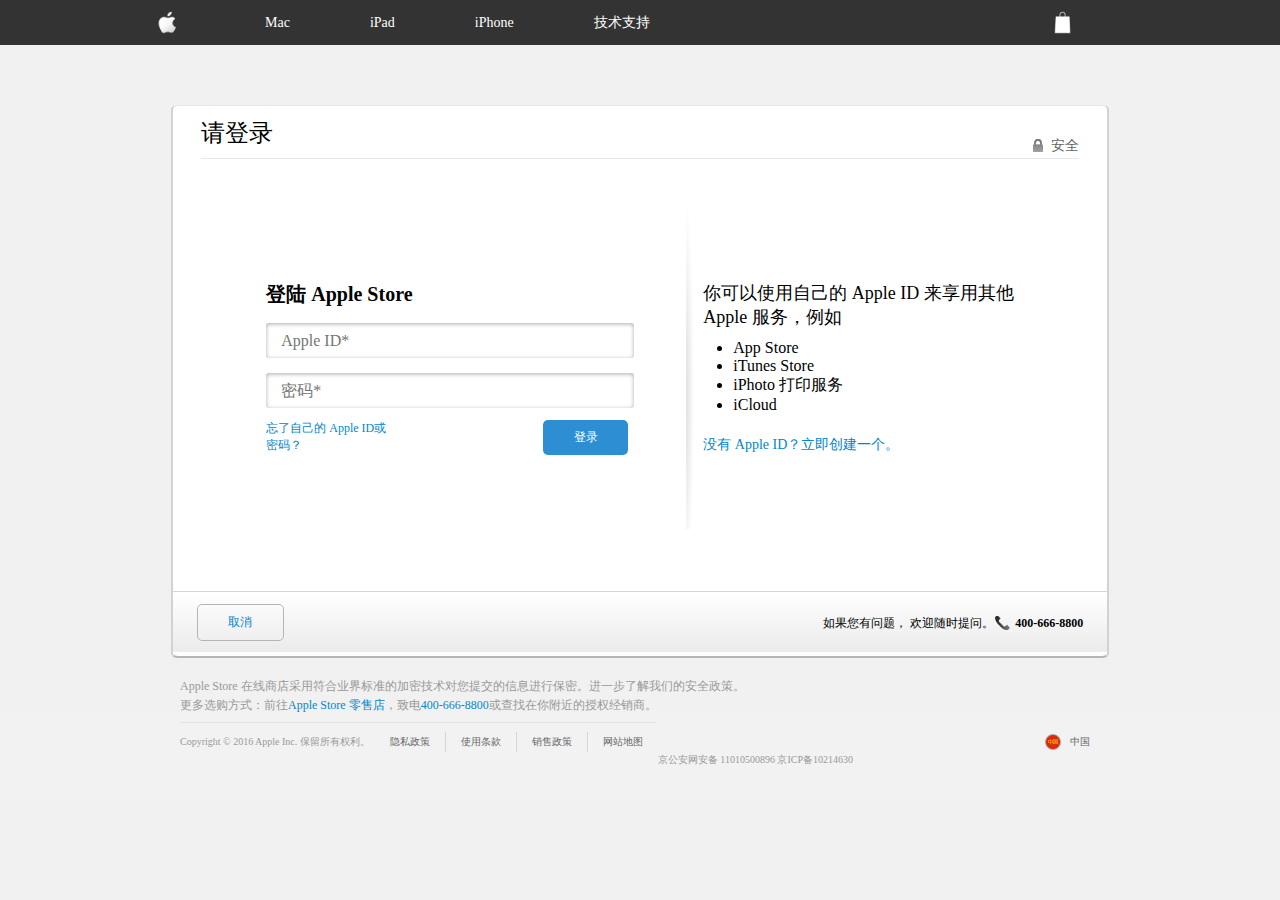
<file: apple 2.0/login.html>
<!doctype html>
<html>
<head>
<meta charset="utf-8">
<link rel="shortcut icon" href="img/apple.ico">
<link href="css/basic.css" rel="stylesheet" type="text/css">
<title>登录-Apple（中国）</title>
<style type="text/css">
	body{
		background-color:#F1F1F1;
	}
	#china{
		margin-right:370px;
	}
	.bottom{
		padding:18px 180px 30px 180px;
		
	}
	.More_text{
		margin:5px 150px 5px 180px;
		font-size:12px;
		color:#999999;
		padding-bottom:10px;
		border-bottom:1px solid #E3E3E3;
	}
	.More_text a{
		color:#0088CC;
		font-size:12px;
		text-decoration:none;
	}
	.Text{
		margin:20px 150px 0px 180px;
		font-size:12px;
		color:#999999;
		text-align:left;
	}
	
	.center{
		text-align:center;
	}
	.center_login{
		width:73%;
		height:550px;
		margin-top:60px;
		background-color:#FFF;
		border-radius:0.8%;
		border-top:1px solid #E6E6E6;
		border-bottom:2px solid #B6B6B6;
		border-left:2px solid #D2D2D2;
		border-right:2px solid #D2D2D2;
	}
	
	.center_top{
		border-bottom:1px solid #E6E6E6;
		margin:0px 3%;
		height:9.5%;
		line-height:55px;
	}
	.please{
		float:left;
		font-size:24px;
		font-family:Verdana, Geneva, "新宋体";
	}
	.security{
		float:right;
		color:#666666;
		font-size:14px;
		margin-top:12px;
		background:url(img/icon-lock-header-gray.png) no-repeat left;
		padding-left:18px;
	}
	.center_main{
		margin:5% 10% 0 10%;
		height:70%;
	}
	.center_form{

		float:left;
		text-align:left;
		background:url(img/bg-signin-divider.png) no-repeat right top;
		padding:10% 8% 10% 0;
	}
	.center_form input{
		border:none;
		margin-top:15px;
		line-height:35px;
		font-size:16px;
		border-radius:3px;
		box-shadow: inset 0 1px 4px #AAA;
		padding-left:15px;
	}
	.center_form a{
		font-size:12px;
		text-decoration:none;
	}
	.forget{
		color:#0085CF;
		float:left;
		margin-top:12px;
	}
	.forget:hover{
		text-decoration:underline;
	}
	.submit{
		display:inline-block;
		width:85px;
		height:35px;
		float:right;
		background-color:#2D8ED4;
		border-radius:5px;
		line-height:35px;
		text-align:center;
		color:#FFF;
		margin-top:12px;
		margin-right:6px;	
	}
	.submit:hover{
		background-color:#1166C1;
	}
	.center_form p{
		font-size:20px;
		font-weight:bold;
		font-family:Verdana, Geneva, "新宋体";
	}
	.center_text{
		float:right;
		text-align:left;
		margin-top:10%;
	}
	.center_text p{
		font-size:18px;
		font-family:Verdana, Geneva, "新宋体";
	}
	.center_text ul{
		list-style:disc outside;
		font-size:16px;
		padding:10px 30px;
	}
	.center_text a{
		line-height:300%;
		font-size:14px;
		text-decoration:none;
		color:#0085CF;
	}
	.center_text a:hover{
		text-decoration:underline;
	}
	
	.center_bottom{
		height:11%;
		margin-bottom:0px;
		border-top:1px solid #D6D6D6;
		border-radius:0 0 0.8% 0.8%;
		background:-webkit-gradient(linear, 0% 0%, 0% 100%,from(#FFF), to(#EBEBEB));
		background:-moz-linear-gradient(top,#FFF,#EBEBEB);
	}
	.cancel{
		float:left;
		border:1px solid #B5B5B5;
		border-radius:5px;
		font-size:12px;
		height:35px;
		width:85px;
		line-height:35px;
		text-decoration:none;
		color:#0085CF;
		margin:1.3% 24px;
	}
	.cancel:hover{
		background:-webkit-gradient(linear, 0% 0%, 0% 100%,from(#FFF), to(#CCC));
		background:-moz-linear-gradient(top,#FFF,#CCC);
	}
	.qusetion{
		float:right;
		font-size:12px;
		margin:2.5% 24px;
	}
	.telephone{
		background:url(img/phone.png) no-repeat left center;
		padding-left:18px;
	}
	
</style>
</head>

<body>
	<div class="top">
    	<ul>
        	<li><a id="logo" href="index.html"></a></li>
            <li><a href="mac.html">Mac</a></li>
            <li><a href="ipad.html">iPad</a></li>
            <li><a href="iphone.html">iPhone</a></li>
            <li><a href="support.html">技术支持</a></li>
            
            <li  id="shopping">
            	<div>
                	<ul>
                    	<li>你的购物袋是空的</li>
                        <li><a href="">购物袋</a></li>
                        <li><a href="">收藏</a></li>
                        <li><a href="">订单</a></li>
                        <li><a href="">账户</a></li>
                        <li><a href="login.html">登录</a></li>
                    </ul>
                </div>
                
            </li>
        </ul>
    </div>
	
    <div class="center">
    	<div class="center_login">
        	<div class="center_top">
            	<span class="please">请登录</span>
                <span class="security">安全</span>
            </div>
            <div class="center_main">
            <div class="center_form">
            	<p>登陆 Apple Store</p>
        		<form action="#" method="get">
                	<input class="login_id" type="email" name="id" size="37" placeholder="Apple ID*" /><br/>
                    <input class="login_pwd" type="password" name="pwd" size="37" placeholder="密码*" />
                    <br/>
                    
                </form>
                <a href="#" class="forget">忘了自己的 Apple ID或 <br/>密码？</a>
                <a href="#" class="submit">登录</a>                
        	</div>
        	<div class="center_text">
        		<p>你可以使用自己的 Apple ID 来享用其他<br/>
                Apple 服务，例如</p>
                <ul>
                	<li>App Store</li>
                    <li>iTunes Store</li>
                    <li>iPhoto 打印服务</li>
                    <li>iCloud</li>
                </ul>
                <a href="register.html">没有 Apple ID？立即创建一个。</a>
        	</div>
            </div>
            
            <div class="center_bottom">
            	<a href="index.html" class="cancel">取消</a>
                <span class="qusetion">如果您有问题， 欢迎随时提问。<strong class="telephone"> 400-666-8800</strong></span>
            </div>
            
        </div>   
    </div>
    
    
    <div class="Text">
    	Apple Store 在线商店采用符合业界标准的加密技术对您提交的信息进行保密。进一步了解我们的安全政策。
    </div>
    
    
    <span class="More_text">
        	更多选购方式：前往<a href="">Apple Store 零售店</a>，致电<a href="">400-666-8800</a>或查找在你附近的授权经销商。
	</span>
    
    <div class="bottom">
    	
        <span class="bottom_text1">Copyright &copy; 2016 Apple Inc. 保留所有权利。</span>
        <ul>
        	<li><a href="" id="bottom_a1">隐私政策</a></li>
            <li><a href="">使用条款</a></li>
            <li><a href="">销售政策</a></li>
            <li><a href="">网站地图</a></li>
        </ul>
        <a href="#top" id="china">中国</a>
        <br/>
        <span class="bottom_text2">京公安网安备&nbsp;11010500896&nbsp;京ICP备10214630</span>
    </div>
</body>
</html>
</file>
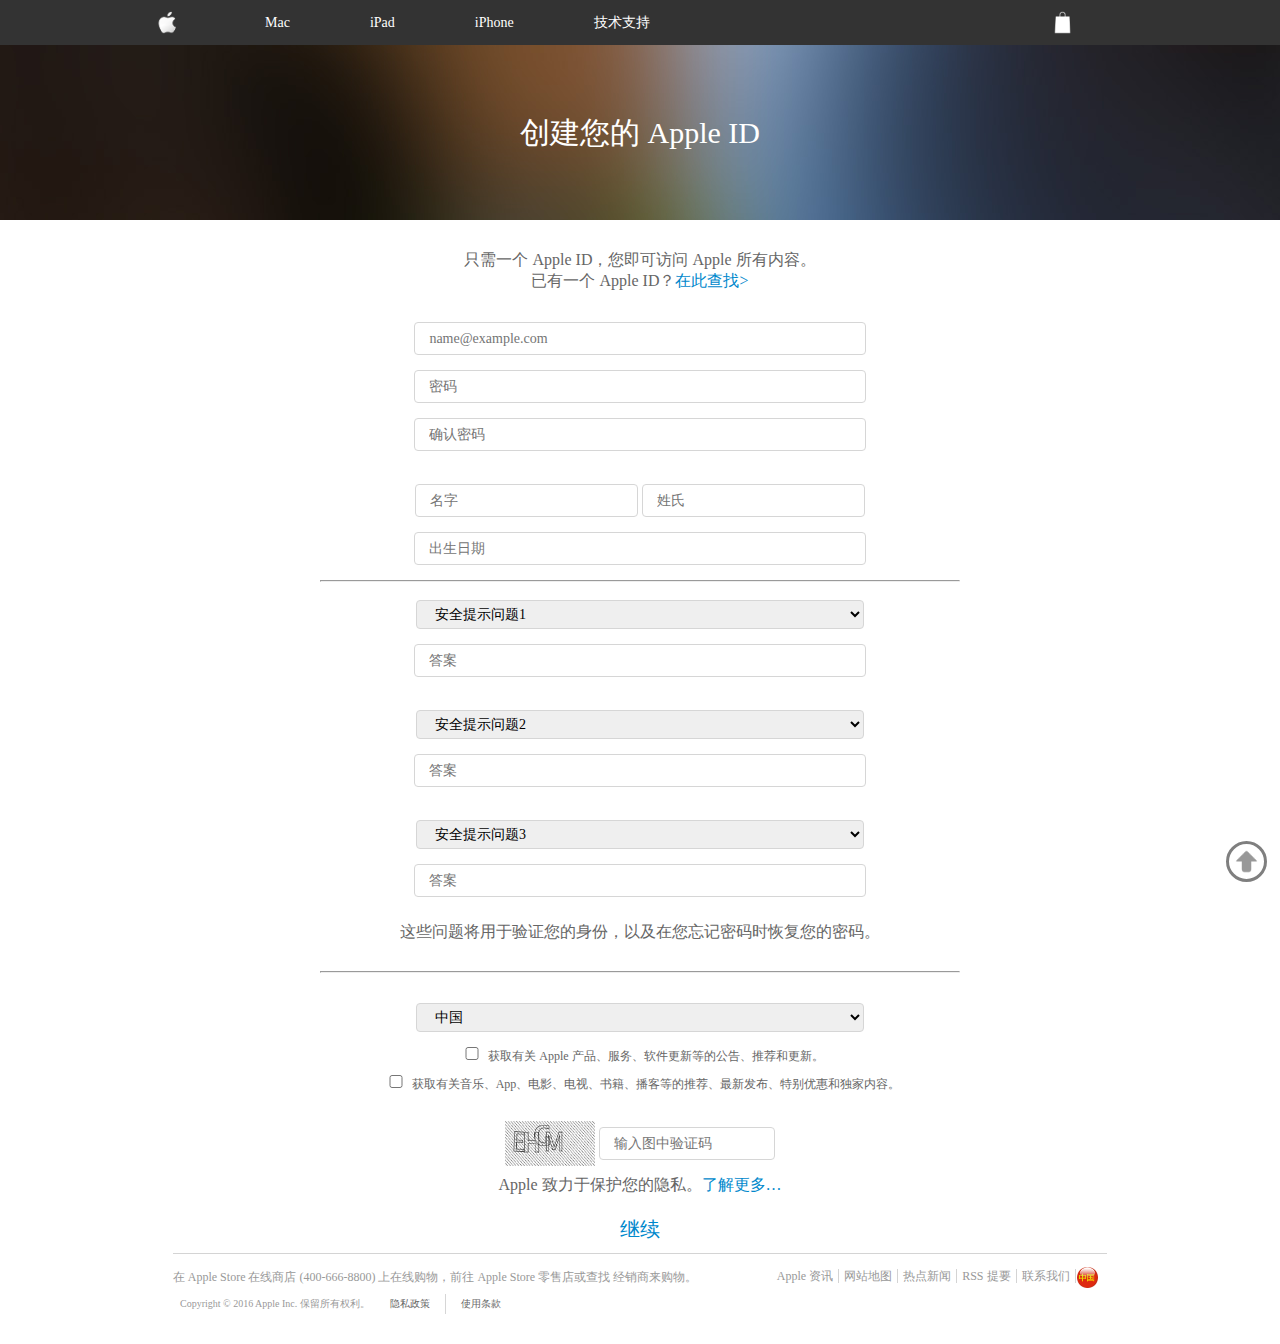
<file: apple 2.0/register.html>
<!doctype html>
<html>
<head>
<meta charset="utf-8">
<link rel="shortcut icon" href="img/apple.ico">
<link href="css/basic.css" rel="stylesheet" type="text/css">
<title>创建您的Apple ID</title>
<style type="text/css">
	.bottom{
		background-color:#FFF;
	}
	.createbackground{
		background:url(img/apple_id_recovery_2880x340.jpg) no-repeat;
		height:175px;
		width:100%;
		text-align:center;
		line-height:175px;
		font-size:30px;
		color:#FFF;
	}
	.center_form{
		width:50%;
		text-align:center;
	}
    .center_form p{
        color: #666666;
        font-size: 16px;
        
    }
    .center_form p a{
        color: #0088CC;
        text-decoration: none;
    }
    .center_form p a:hover{
        text-decoration: underline;
    }
    .p1{
        margin: 30px 0;
    }
    .p2{
        margin: 10px 0;
    }
    .country{
        margin-top: 30px;
    }
	.main_form{
	}
	.main_form input{
        border-radius: 4px;
        width:68%;
        border:1px solid #D6D6D6;
        font-size: 14px;
        line-height:150%;
        padding: 5px 0 5px 14px;
        margin-bottom: 15px;
	}
    .main_form select{
        width: 70%;
        border-radius: 4px;
        width:70%;
        border:1px solid #D6D6D6;
        font-size: 14px;
        line-height:150%;
        padding: 5px 0 5px 14px;
        margin-bottom: 15px;
    }
    .main_form .checkbox{
        font-size: 12px;
        color:#666666; 
    }
    .main_form .checkbox input{
        width: 5%;
        text-align: left;
    }
    .yanzhen img{
        width:90px;
        height:45px;
        position: relative;
        top: 18px;
    }
    .yanzhen input{
        width: 25%;
    }
    .continue{
        display: block;
        margin-top: 20px;
        font-size: 20px;
        color: #0088CC;
        text-decoration: none;
    }
    .continue:hover{
        text-decoration: underline;
    }
    #myname{
        width: 32.3%;
    }

    #more{
        width: 73%;
        border-top: 1px solid #D4D4D4;
        margin-top: 10px;
    }
    #more ul{
        float: left;
        margin-left:8%;
    }
    #more li{
        list-style: none;
        float:left;
        margin-top:12px;
        
    }
    #more li a{
        color:#999999;
        font-size: 12px;
        text-decoration:none;
        border-right: 1px solid #D4D4D4;
        padding:0 5px;
 
    }
    #more span{
        float: left;
        font-size:12px;
        color:#999999;
        margin-top:15px;
    }
    #more .endli{
        width:23px;
        height: 23px;
        background: url(img/CHNflag.png) no-repeat;
        background-size: 23px 23px;
    }
</style>
</head>

<body>
	<div class="top">
    	<ul>
        	<li><a id="logo" href="index.html"></a></li>
            <li><a href="mac.html">Mac</a></li>
            <li><a href="ipad.html">iPad</a></li>
            <li><a href="iphone.html">iPhone</a></li>
            <li><a href="support.html">技术支持</a></li>
            
            <li  id="shopping">
            	<div>
                	<ul>
                    	<li>你的购物袋是空的</li>
                        <li><a href="">购物袋</a></li>
                        <li><a href="">收藏</a></li>
                        <li><a href="">订单</a></li>
                        <li><a href="">账户</a></li>
                        <li><a href="login.html">登录</a></li>
                    </ul>
                </div>
                
            </li>
        </ul>
    </div>
    
    <div class="createbackground">创建您的 Apple ID</div>
     
	<div class="center_form">
    	<p class="p1">只需一个 Apple ID，您即可访问 Apple 所有内容。<br/>
		已有一个 Apple ID？<a href="#">在此查找&gt;</a></p>
    	<form class="main_form" method="get" action="#">
        	<input type="email" name="id" placeholder="name@example.com" /><br/>
            <input type="password" name="pwd" placeholder="密码" /><br/>
            <input type="password" name="pwda"  placeholder="确认密码" /><br/><br/>
            
            <input type="text" name="firstname" placeholder="名字" id="myname" />
            <input type="text" name="lastname" placeholder="姓氏" id="myname" /><br />
            <input type="datetime" name="datetime" placeholder="出生日期" />
            
            <hr class="form_hr"/>
            <br />
            <select name="securityquestion1">
            	<option value="que1" disabled="yes" selected="yes">安全提示问题1</option>
                <option value="singer">你在学生时代最喜欢哪个歌手或乐队？</option>
                <option value="parentswhere">你的父母是在哪里认识的</option>
                <option value="pet">你养的第一个宠物叫什么名字？</option>
            </select>
            <br />
            <input type="text" name="answer1" placeholder="答案" />
            <br /><br />
            <select name="securityquestion2">
            	<option value="que2" disabled="yes" selected="yes">安全提示问题2</option>
                <option value="nickname">你童年时代的绰号是什么？</option>
                <option value="book">你小时候最喜欢的一本书是什么？</option>
                <option value="work">你的理想工作是什么？</option>
            </select>
            <br />
            <input type="text" name="answer2" placeholder="答案" />
            <br /><br />
            <select name="securityquestion3">
            	<option value="que3" disabled="yes" selected="yes">安全提示问题3</option>
                <option value="street">你从小长大的那条街叫什么？</option>
                <option value="CD">你购买的第一张专辑是什么？</option>
                <option value="airport">你第一次坐飞机是去哪里的？</option>
            </select>
            <br />
            <input type="text" name="answer3" placeholder="答案" />
            <br />
            <p class="p2">这些问题将用于验证您的身份，以及在您忘记密码时恢复您的密码。</p>
            <br />
            <hr class="form_hr" />
            <select name="national" class="country">
            	<option value="china"  selected="yes">中国</option>
                <option value="us">美国</option>
                <option value="uk">英国</option>
                <option value="jp">日本</option>
            </select>
            <br />
            <div class="checkbox">
            <input type="checkbox" name="note">获取有关 Apple 产品、服务、软件更新等的公告、推荐和更新。
            <br />
            <input type="checkbox" name="note">获取有关音乐、App、电影、电视、书籍、播客等的推荐、最新发布、特别优惠和独家内容。
            </div>
            <div class="yanzhen" >
			<img src="img/yanzheng.jpg" >
            <input type="text" name="yanzhen" placeholder="输入图中验证码" /><br/>
            </div>

            <div>
            <p>Apple 致力于保护您的隐私。<a href="https://www.apple.com/privacy/">了解更多…</a></p>
       		<a href="#" class="continue">继续</a>
            </div>
       </form>
       
    </div>
    
    <div id="more">
        <span>在 Apple Store 在线商店 (400-666-8800) 上在线购物，前往 Apple Store 零售店或查找 经销商来购物。</span>
        <ul>
            <li><a href="">Apple 资讯</a></li>
            <li><a href="">网站地图</a></li>
            <li><a href="">热点新闻</a></li>
            <li><a href="">RSS 提要</a></li>
            <li><a href="">联系我们</a></li>
            <li class="endli"></li>
        </ul>
    </div>

    <div class="bottom">
        <span class="bottom_text1">Copyright &copy; 2016 Apple Inc. 保留所有权利。</span>
        <ul>
        	<li><a href="" id="bottom_a1">隐私政策</a></li>
            <li><a href="">使用条款</a></li>
        </ul>
    </div>
    
    <a href="#top" id="back_top"></a>
</body>
</html>
</file>
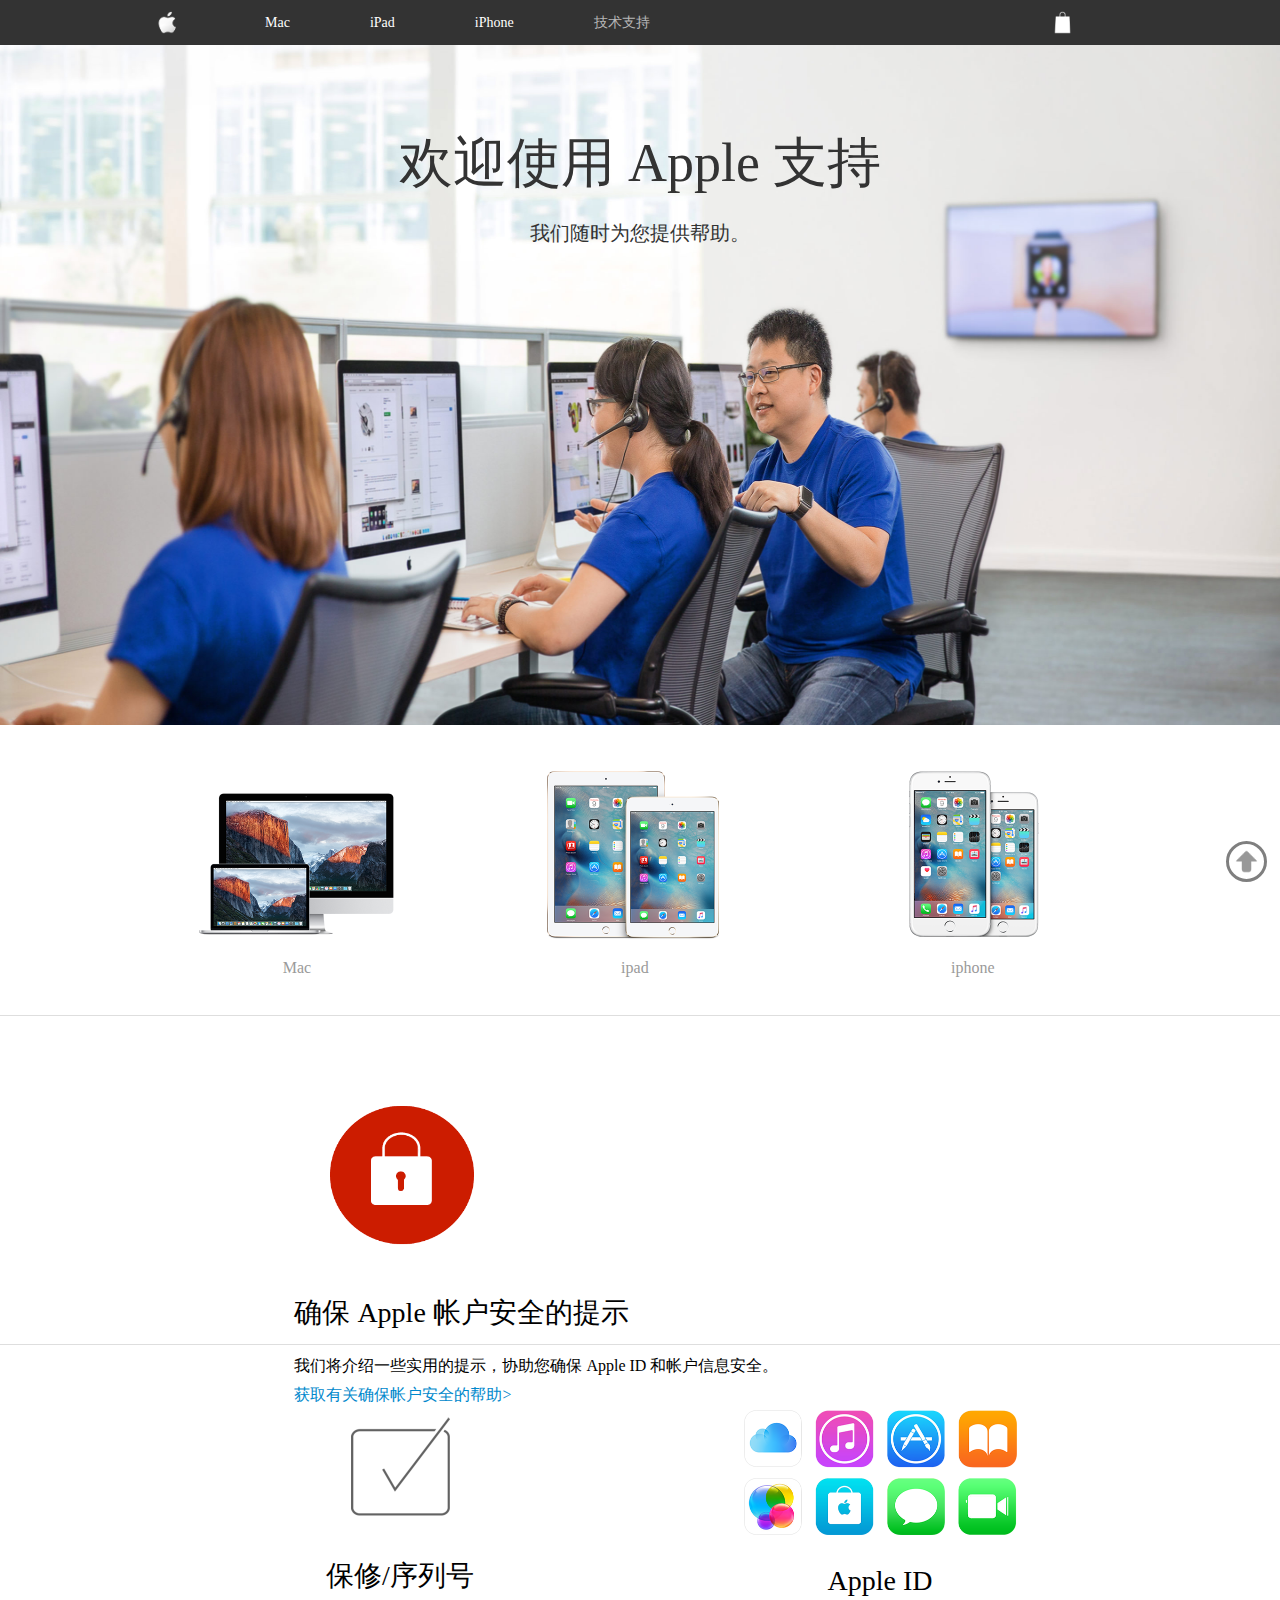
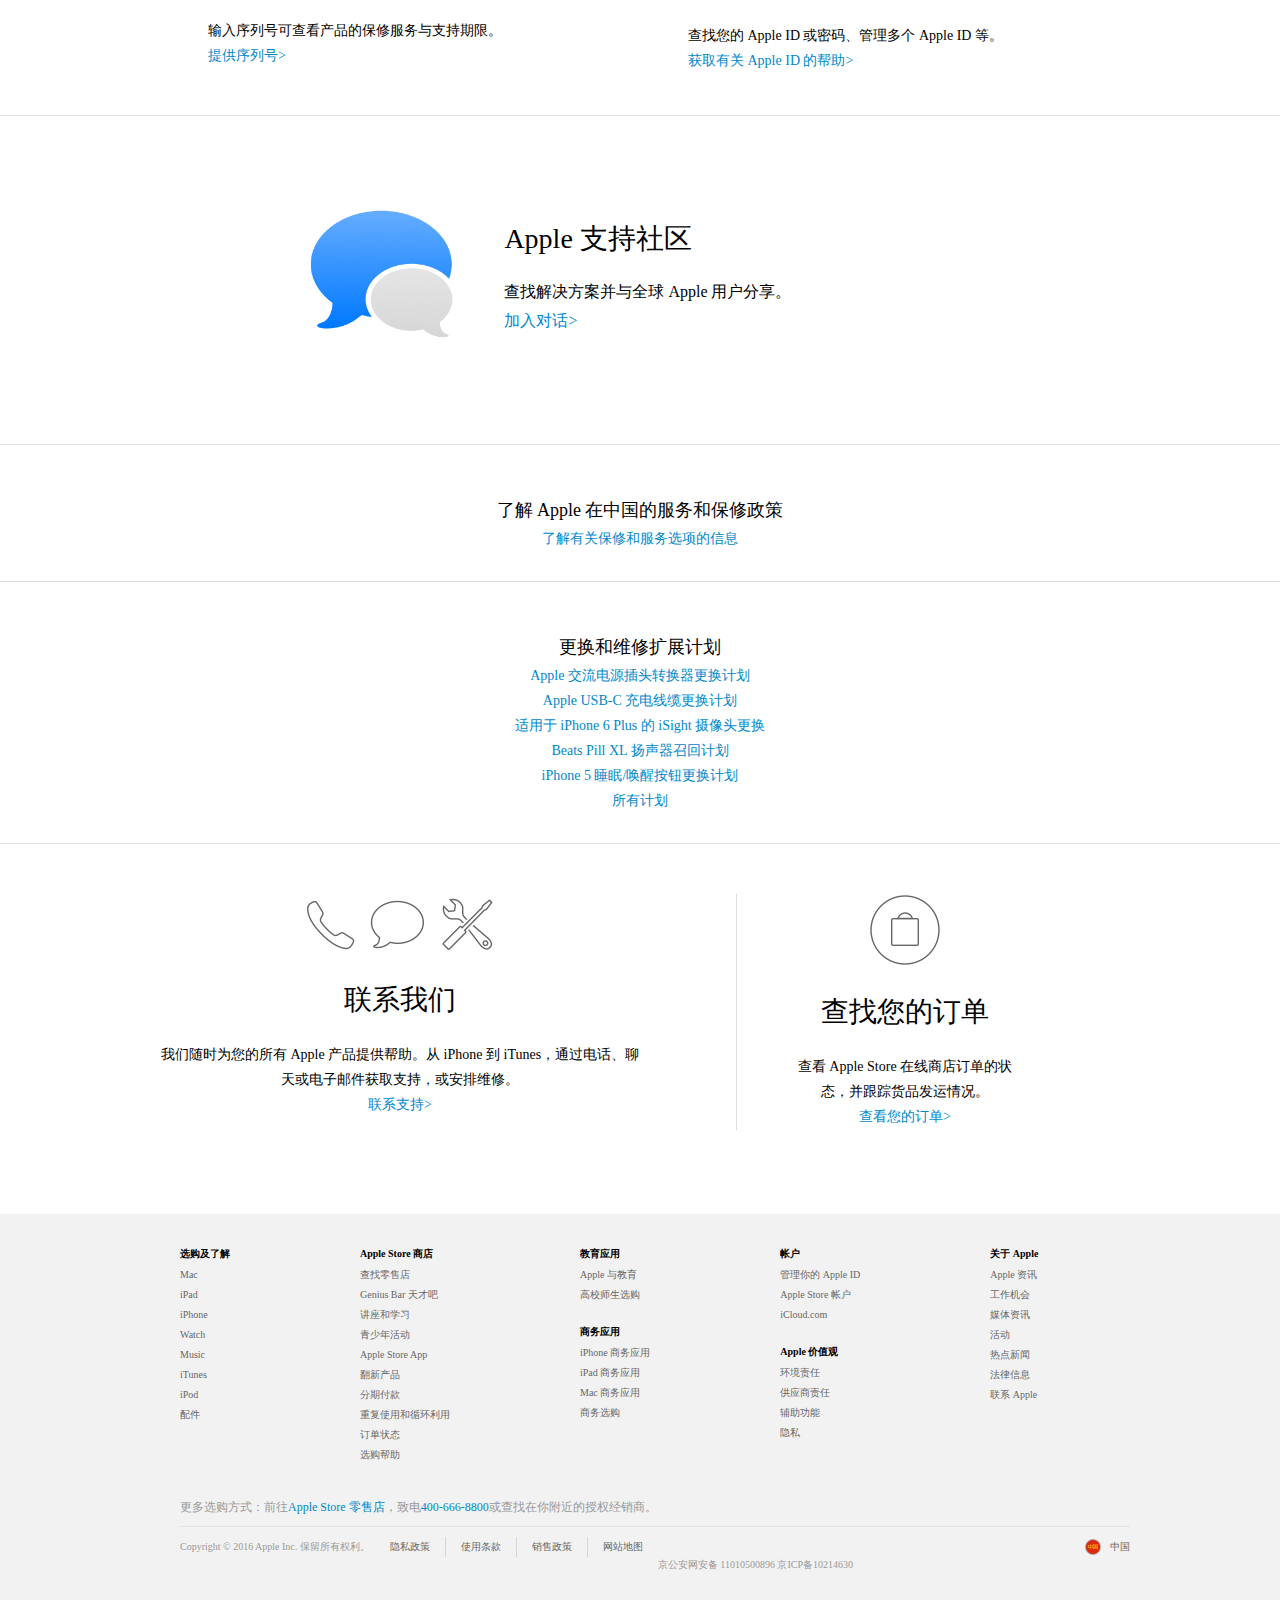
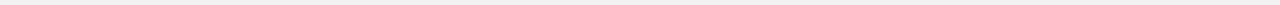
<file: apple 2.0/support.html>
<!doctype html>
<html>
<head>
<meta charset="utf-8">
<link rel="shortcut icon" href="img/apple.ico">
<link href="css/basic.css" rel="stylesheet" type="text/css">
<title>官方Apple技术支持</title>

<style type="text/css">
	*{list-style:none;}
	.content{
		width:100%;
	}
	.content a:hover{
		text-decoration:underline;
		color:#000;
	}
	.Banner_content{
		height:680px;
		width:100%;
		background:url(img/apac_hero_1440_2x.jpg) no-repeat;
		background-size:100% 100%;
		color:#333333;
	}
	
	.Banner_heading{
		position:relative;
		top:12%;
		text-align:center;
		font-size:54px;
		font-weight:200;
	}
	.Banner_description{
		position:relative;
    	top:15%;
		text-align:center;
    	width:100%;
		font-weight:200;
		font-size:20px;
	}
	
	.img_content ul{
		text-align:center;
		height:200px;
		width:80%;
	}
	.img_content li{
		float:left;
		width:33%;
		padding:30px 0 0;
	}
	.img_content li a{
		color:#9A9A9A;
		text-decoration:none;
	}
	.img_content li img{
		width:200px;
		height:200px;
	}
	.content_security{
		margin-top:90px;
		border-top:1px solid #DEDEDE;

		height:200px;
		text-align:center;
		padding:64px 23%;
	}
	.content_lock{
		float:left;
		margin-top:20px;
	}
	.security_text{
		float:left;
		margin-top:20px;
		text-align:left;
	}
	.content_lock img{
		width:180px;
		height:150px;
		padding-right:30px;
	}
	.security_text h2{
		font-size:28px;
		font-weight:200;
		line-height:280%;
	}
	.security_text p{
		font-size:16px;
		line-height:180%;
	}
	.security_text a{
		color:#0088CC;
		text-decoration:none;
		line-height:180%;
	}
	
	.moreHelps{
		border-top:1px solid #DEDEDE;
		padding:50px 0px 0px 0px;
	}
	.moreHelps ul{
		width:75%;
		margin-bottom:320px;
	}
	.moreHelps li{
		float:left;
		width:50%;
		text-align:center;
	}
	.moreHelps li h2{
		font-size:28px;
		font-weight:200;
		line-height:300%;
	}
	.moreHelps li p{
		font-size:14px;
		line-height:180%;
		text-align:left;
		padding-left:10%;
	}
	
	.moreHelps li a{
		font-size:14px;
		line-height:180%;
		color:#0088CC;
		text-decoration:none;
		float:left;
		padding-left:10%;
	}
	.moreHelps1 img{
		width:120px;
		height:120px;
	}
	.moreHelps2 img{
		width:275px;
		height:125px;
	}
	
	.content_service{
		border-top:1px solid #DEDEDE;
		padding-top:50px;
		margin-bottom:30px;
		text-align:center;
	}
	.content_service h2{
		font-size:18px;
		line-height:31px;
		font-weight:100;
	}
	.content_service a{
		font-size:14px;
		color:#0088CC;
		text-decoration:none;
		line-height:25px;
	}
	
	
	.connection{
		border-top:1px solid #DEDEDE;
		padding:50px 0px 0px 0px;
	}
	.connection ul{
		width:75%;
		margin-bottom:320px;
	}
	.connection li{
		float:left;
		width:50%;
		text-align:center;
	}
	.connection li h2{
		font-size:28px;
		font-weight:200;
		line-height:300%;
	}
	.connection li p{
		font-size:14px;
		line-height:180%;
	}
	
	.connection li a{
		font-size:14px;
		line-height:180%;
		color:#0088CC;
		text-decoration:none;
	}
	.connection1 img{
		width:186px;
		height:60px;
	}
	#connection2 img{
		width:72px;
		height:72px;
	}
	#connection2{
		border-left:1px solid #DEDEDE;
		width:35%;
		margin-left:10%;
	}
</style>

</head>

<body>
	<div class="top">
    	<ul>
        	<li><a id="logo" href="index.html"></a></li>
            <li><a href="mac.html">Mac</a></li>
            <li><a href="ipad.html">iPad</a></li>
            <li><a href="iphone.html">iPhone</a></li>
            <li><a href="support.html" id="support">技术支持</a></li>
            
            <li  id="shopping">
            	<div>
                	<ul>
                    	<li>你的购物袋是空的</li>
                        <li><a href="">购物袋</a></li>
                        <li><a href="">收藏</a></li>
                        <li><a href="">订单</a></li>
                        <li><a href="">账户</a></li>
                        <li><a href="login.html">登录</a></li>
                    </ul>
                </div>
                
            </li>
        </ul>
    </div>
    
    
    <div class="content">
    	<div class="Banner_content">
        	<h1 class="Banner_heading">欢迎使用 Apple 支持</h1>
        	<p class="Banner_description">我们随时为您提供帮助。</p>
        </div>
        <div class="img_content">
        	<ul>
            	<li>
                	<a href="">
                    	<img src="img/imac_2x.png"/>
                        <p>Mac</p>
                    </a>
                </li>
                <li>
                	<a href="">
                    	<img src="img/ipad_2x.png"/>
                        <p>ipad</p>
                    </a>
                </li>
                <li>
                	<a href="">
                    	<img src="img/iphone_2x.png"/>
                        <p>iphone</p>
                    </a>
                </li>
            </ul>
        </div>
        <div class="content_security">
        	<div class="content_lock">
            	<img src="img/promo-secure-account_2x.png"/>
            </div>
            <div class="security_text">
            	<h2>确保 Apple 帐户安全的提示</h2>
				<p>我们将介绍一些实用的提示，协助您确保 Apple ID 和帐户信息安全。</p>
				<a href="https://support.apple.com/zh-cn/HT206042"  class="block-link">
					获取有关确保帐户安全的帮助&gt;
				</a> 
            </div>
        </div>
        <div class="moreHelps">
        	<ul>
            	<li class="moreHelps1">
                	<img src="img/promo_cn_warranty_checker_2x.png"/>
                    <h2>保修/序列号</h2>
                    <p>输入序列号可查看产品的保修服务与支持期限。</p>
                    <a href="https://checkcoverage.apple.com/cn/zh?locale=zh_CN">提供序列号&gt;</a>
                </li>
                <li class="moreHelps2">
                	<img src="img/promo_appleid_2x.png"/>
                    <h2>Apple ID</h2>
                    <p>查找您的 Apple ID 或密码、管理多个 Apple ID 等。</p>
                    <a href="http://www.apple.com/cn/support/appleid/">获取有关 Apple ID 的帮助&gt;</a>
                </li>
            </ul>
        </div>
        <div class="content_security">
        	<div class="content_lock">
            	<img src="img/promo_communities_2x.png"/>
            </div>
            <div class="security_text">
            	<h2>Apple 支持社区</h2>
				<p>查找解决方案并与全球 Apple 用户分享。</p>
				<a href="https://discussionschinese.apple.com/index.jspa"  class="block-link">
					加入对话&gt;
				</a> 
            </div>
        </div>
        
        <div class="content_service">
        	<h2>了解 Apple 在中国的服务和保修政策</h2>
            <a href="#">了解有关保修和服务选项的信息</a> 
       </div>
       
		<div class="content_service">
        	<h2>更换和维修扩展计划</h2>
            <ul>
            	<li>
                <a href="#"> Apple 交流电源插头转换器更换计划</a>
                </li>
                <li><a href="#"> Apple USB-C 充电线缆更换计划</a></li>
                <li><a href="#">适用于 iPhone 6 Plus 的 iSight 摄像头更换</a></li>
                <li><a href="#">Beats Pill XL 扬声器召回计划</a></li>
                <li><a href="#"> iPhone 5 睡眠/唤醒按钮更换计划</a></li>
                <li><a href="#"> 所有计划</a></li>
            </ul>
        </div>
		
        <div class="connection">
        	<ul>
            	<li class="connection1">
                	<img src="img/promo_cas2_2x.png"/>
                    <h2>联系我们</h2>
                    <p>我们随时为您的所有 Apple 产品提供帮助。从 iPhone 到 iTunes，通过电话、聊</p>
                    <p>天或电子邮件获取支持，或安排维修。</p>
                    <a href="http://www.apple.com/cn/support/contact/">联系支持&gt;</a>
                </li>
                <li id="connection2">
                	<img src="img/store_bag_icon_2x.png"/>
                    <h2>查找您的订单</h2>
                    <p>查看 Apple Store 在线商店订单的状</p>
                    <p>态，并跟踪货品发运情况。</p>
                    <a href="http://www.apple.com/cn/shop/account/home">查看您的订单&gt;</a>
                </li>
            </ul>
        </div>
        
       
	</div>

    
    
    <div class="more">
        <ul id="more_ul1">
        	<li id="title">选购及了解</li>
			<li><a href="" >Mac</a></li>
			<li><a href="" >iPad</a></li>
			<li><a href="" >iPhone</a></li>
			<li><a href="" >Watch</a></li>
			<li><a href="" >Music</a></li>
			<li><a href="" >iTunes</a></li>
			<li><a href="" >iPod</a></li>
			<li><a href="" >配件</a></li>
        </ul>
        <ul class="">
        	<li id="title">Apple Store 商店</li>
			<li><a href="" >查找零售店</a></li>
			<li><a href="" >Genius Bar 天才吧</a></li>
			<li><a href="" >讲座和学习</a></li>
			<li><a href="" >青少年活动</a></li>
			<li><a href="" >Apple Store App</a></li>
			<li><a href="" >翻新产品</a></li>
			<li><a href="" >分期付款</a></li>
			<li><a href="" >重复使用和循环利用</a></li>
			<li><a href="" >订单状态</a></li>
			<li><a href="" >选购帮助</a></li>
        </ul>
        <ul class="">
        	<li id="title">教育应用</li>
			<li><a href="" >Apple 与教育</a></li>
			<li><a href="" >高校师生选购</a></li>
            <li><br/></li>
			<li id="title">商务应用</li>
			<li><a href="" >iPhone 商务应用</a></li>
			<li><a href="" >iPad 商务应用</a></li>
			<li><a href="" >Mac 商务应用</a></li>
			<li><a href="" >商务选购</a></li>
        </ul>
        <ul class="">
        	<li id="title">帐户</li>
			<li><a href="" >管理你的 Apple ID</a></li>
			<li><a href="" >Apple Store 帐户</a></li>
			<li><a href="" >iCloud.com</a></li>
			<li><br/></li>
            <li id="title">Apple 价值观</li>
			<li><a href="" >环境责任</a></li>
			<li><a href="" >供应商责任</a></li>
			<li><a href="" >辅助功能</a></li>
			<li><a href="" >隐私</a></li>
        </ul>
        <ul class="">
        	<li id="title">关于 Apple</li>
			<li><a href="" >Apple 资讯</a></li>
			<li><a href="" >工作机会</a></li>
			<li><a href="" >媒体资讯</a></li>
			<li><a href="" >活动</a></li>
			<li><a href="" >热点新闻</a></li>
			<li><a href="" >法律信息</a></li>
			<li><a href="" >联系 Apple</a></li>
        </ul>
        <div class="more_text">
        	更多选购方式：前往<a href="">Apple Store 零售店</a>，致电<a href="">400-666-8800</a>或查找在你附近的授权经销商。
        </div> 
    </div>
    <div class="bottom">
        <span class="bottom_text1">Copyright &copy; 2016 Apple Inc. 保留所有权利。</span>
        <ul>
        	<li><a href="" id="bottom_a1">隐私政策</a></li>
            <li><a href="">使用条款</a></li>
            <li><a href="">销售政策</a></li>
            <li><a href="">网站地图</a></li>
        </ul>
        <a href="#top" id="china">中国</a>
        <br/>
        <span class="bottom_text2">京公安网安备&nbsp;11010500896&nbsp;京ICP备10214630</span>
    </div>
	<a href="#top" id="back_top"></a>
</body>
</html>
</file>
<file: apple 2.0/css/basic.css>
@charset "utf-8";
/* CSS Document */
	*{
		padding:0px;
		margin:0px auto;
		
		font-family:"微软雅黑";
		
	}
	body{
		overflow-x:hidden;
	}
	#Mac{
		color:#B7B7B7;
	}
	#ipad{
		color:#B7B7B7;
	}
	#iphone{
		color:#B7B7B7;
	}
	#support{
		color:#B7B7B7;
	}
	.top{
		width:100%;
		height:45px;
		background-color:#333;
	}
	.top li{
		list-style:none;
		
	}
	.top li a{
		font-size:14px;
		line-height:45px;
		display:inline-block;
		margin:0px 40px;
		color:#FFF;
		text-decoration:none;

		float:left;
	}
	.top li a:hover{
		color:#CCC;
	}
	#logo{
		background:url(../img/logo.jpg) no-repeat center;
		background-size:23px 23px;
		width:35px;
		height:45px;
		margin-left:150px;
	}

	#shopping{
		float:right;
		display:block;
		background:url(../img/shopping.png) no-repeat center;
		background-size:23px 23px;
		width:35px;
		height:45px;
		margin-right:200px;
		z-index:100;
	}
	#shopping:hover div{
		display:block;
	}
	
	#shopping div{
		display:none;
		position:absolute;
		top:48px;
		right:80px;
		z-index:100;
		border:1px solid #D6D6D6;
		width:270px;
		background-color:#FFF;
	}
	#shopping div li{
		list-style:none;
		color:#999999;
		text-align:center;
		padding:20px 30px;;
	}
	#shopping div li a{
		width:100%;
		color:#0088CC;
		margin:0px 0px;
		border-top:1px solid #D6D6D6;
		text-align:left;
	}
	#shopping div li a:active{
		text-decoration:underline;
	}


	.topa{
		width:100%;
		height:50px;
		background:#FFF;
		position:fixed;
		top:45px;
		opacity:0.9;
		z-index:10;
		border-bottom:1px solid #D6D6D6;
	}
	.topa_a{
		width:108px;
		height:22px;
		display:inline-block;
		background:url(img/localnav_logo_small.png) no-repeat;
		position:relative;
		top:15px;
		left:150px;
	}
	.topa_b{
		width:40%;
		position:relative;
		top:-15px;
		left:290px;
	}
	.topa_b li{
		list-style:none;
	}
	.topa_b li a{
		font-size:9px;
		line-height:50px;
		display:inline-block;
		margin:-10px 20px;
		color:#000;
		text-decoration:none;
		float:left;
	}
	.topa_b li a:hover{
		color:#06C;
	}
	#topa_ba{
		margin-top:12px;
	}



	
	.more{
		background-color:#F2F2F2;
		width:100%;
		/*margin-top:2px;*/
		padding-top:30px;
		float:left;
	}
	.more ul{
		list-style:none;
		margin-left:130px;
		float:left;
	}
	
	#more_ul1{
		margin-left:180px;
	}
	.more ul li a{
		font-size:10px;
		color:#666666;
		text-decoration:none;
		line-height:18px;
	}
	.more a:hover{
		color:#000;
		text-decoration:underline;
	}
	#title{
		font-size:10px;
		font-weight:bold;
		line-height:20px;
	}
	
	.more_text{
		clear:both;
		margin:255px 150px 5px 180px;
		font-size:12px;
		color:#999999;
		padding-bottom:10px;
		border-bottom:1px solid #E3E3E3;
	}
	.more_text a{
		color:#0088CC;
		font-size:12px;
		text-decoration:none;
	}
	
	
	.bottom{
		background-color:#F2F2F2;
		width:100%;
		float:left;
		padding:5px 180px 30px 180px;
		
	}
	.bottom span{
		font-size:10px;
		color:#999999;
		float:left;
		line-height:20px;
	}
	.bottom ul{
		list-style:none;
	}
	
	.bottom a{
		float:left;
		font-size:10px;
		color:#666666;
		text-decoration:none;
		line-height:20px;
	}
	.bottom a:hover{
		color:#000;
		text-decoration:underline;
	}
	.bottom li{
		
	}
	.bottom li a{
		padding:0px 15px;
		border-left:1px solid #D6D6D6;
	}
	#bottom_a1{
		padding-left:20px;
		border:none;
	}
	#china{
		float:right;
		margin-right:330px;
		background:url(../img/16.png) no-repeat center left;
		width:45px;
		text-align:right;
	}
	
	
	#back_top{
		display:inline-block;
		width:35px;
		height:35px;
		border:3px solid #000;
		border-radius:50%;
		background:url(../img/up.png) no-repeat center;
		background-size:25px 25px;
		opacity:0.5;
		position:fixed;
		bottom:2%;
		right:1%;
	}
</file>
<file: apple 2.0/css/zzsc.css>
/*==============焦点图================*/
#main_promo{
	height:600px; 
	width:100%;
	margin-top:40px;
	margin-left:-510px; 
	position:relative;  
	top:15px;  
	left:50%; 
	overflow:hidden; 
	z-index:0; 
	}
.promoWD{
	width:1000px;
	margin:0 auto; 
	position:relative; 
	}
.slide{
	display:block; 
	float:left; 
	width:1920px;
	}
.a1{
	position:absolute;
	top:100px;
	}
.a1_t{
	
}
.a2{
	float:left;
}
.a2_t{
	position:relative;
	top:220px;
	left:8%;
	font-size:28px;
	font-family:"华文宋体";
}
.slide p{
	margin-left:80px;
	font-size:27px;
	position:relative;    
	left:10%;
	font-family:"华文宋体";
}
#dots{
	height:13px; 
	position:absolute;
	bottom:13px; 
	left:429px; 
	z-index:99;
	}
#dots li{
	width:23px; 
	height:13px;
	float:left; 
	}
#dots li a{ 
	width:10px; 
	display:block;
	height:10px;
	background-color:#7f0705;
	border:1px solid #FFFFFF;
	}
#dots li.act a{
	background-color:#000000;
	}
/*==============焦点图 end================*/
</file>
<file: 云端收藏2.0/css/style.css>
*{
		padding:0px;
		margin:0px auto;
		font-family:"微软雅黑";
	}
.a{
	color:#C30;
	}
#morecontent{
	background:#30383b;
	width:100%;
	/*height:200px;*/
	display:none;
	}
#ul li{
	color:#fff;
}
#span1{
	margin-left:76%; 
}
#content{
	height:810px;
	overflow:hidden;
	/*display:none;*/
	}
#content1{
	background:#CCC;
	color:#FFF;
	height:800px;
	width:800px;
    overflow:hidden; 
	}
 
#ull{
	list-style:none;
	 
	}
a{text-decoration:none;}
.txt-rt{text-align:right;}/* text align right */
.txt-lt{text-align:left;}/* text align left */
.txt-center{text-align:center;}/* text align center */
.float-rt{float:right;}/* float right */
.float-lt{float:left;}/* float left */
.clear{clear:both;}/* clear float */
.pos-relative{position:relative;}/* Position Relative */
.pos-absolute{position:absolute;}/* Position Absolute */
.vertical-base{	vertical-align:baseline;}/* vertical align baseline */
.vertical-top{	vertical-align:top;}/* vertical align top */
.underline{	padding-bottom:5px;	border-bottom: 1px solid #eee; margin:0 0 20px 0;}/* Add 5px bottom padding and a underline */
nav.vertical ul li{	display:block;}
nav.horizontal ul li{	display: inline-block;}
img{max-width:100%; display:block;}
body{
	background:#e2e1dd;
}
body a{
	transition: 0.5s all;
	-webkit-transition: 0.5s all;
	-o-transition: 0.5s all;
	-moz-transition: 0.5s all;
	-ms-transition: 0.5s all;
}
.content{
	margin-top:50px; 
}
.header-top{
	display:none;
}
.header-left{
	width:20%;
	float:left;
	background:#242b2e;
	min-height: 972px;
}
.logo{
	background:#fff;
	padding: 2em;
}
.logo a{
	font-size: 36px;
	display: inline-block;

}
.top-nav ul li {
	list-style:none;
}
.top-nav ul li  a {
	display:block;
	outline: none;
	color: #fff;
	text-decoration: none;
	padding: 1em;
	text-align:center;
	background:#30383b;
	opacity:1;
}
.top-nav ul li  a.black{
	background:#30383c;
}
.top-nav ul li  a.black1{
	background: rgb(51,58,62);
	background: -moz-linear-gradient(top,  rgba(51,58,62,1) 0%, rgba(46,54,58,1) 100%);
	background: -webkit-gradient(linear, left top, left bottom, color-stop(0%,rgba(51,58,62,1)), color-stop(100%,rgba(46,54,58,1)));
	background: -webkit-linear-gradient(top,  rgba(51,58,62,1) 0%,rgba(46,54,58,1) 100%);
	background: -o-linear-gradient(top,  rgba(51,58,62,1) 0%,rgba(46,54,58,1) 100%);
	background: -ms-linear-gradient(top,  rgba(51,58,62,1) 0%,rgba(46,54,58,1) 100%);
	background: linear-gradient(to bottom,  rgba(51,58,62,1) 0%,rgba(46,54,58,1) 100%);
}
.top-nav ul li  a.black2{
	background: rgb(51,59,62);
	background: -moz-linear-gradient(top,  rgba(51,59,62,1) 0%, rgba(46,54,58,1) 100%);
	background: -webkit-gradient(linear, left top, left bottom, color-stop(0%,rgba(51,59,62,1)), color-stop(100%,rgba(46,54,58,1)));
	background: -webkit-linear-gradient(top,  rgba(51,59,62,1) 0%,rgba(46,54,58,1) 100%);
	background: -o-linear-gradient(top,  rgba(51,59,62,1) 0%,rgba(46,54,58,1) 100%);
	background: -ms-linear-gradient(top,  rgba(51,59,62,1) 0%,rgba(46,54,58,1) 100%);
	background: linear-gradient(to bottom,  rgba(51,59,62,1) 0%,rgba(46,54,58,1) 100%);
}
.top-nav ul li  a.black3{
	background: rgb(51,58,62);
	background: -moz-linear-gradient(top,  rgba(51,58,62,1) 0%, rgba(46,54,58,1) 100%);
	background: -webkit-gradient(linear, left top, left bottom, color-stop(0%,rgba(51,58,62,1)), color-stop(100%,rgba(46,54,58,1)));
	background: -webkit-linear-gradient(top,  rgba(51,58,62,1) 0%,rgba(46,54,58,1) 100%);
	background: -o-linear-gradient(top,  rgba(51,58,62,1) 0%,rgba(46,54,58,1) 100%);
	background: -ms-linear-gradient(top,  rgba(51,58,62,1) 0%,rgba(46,54,58,1) 100%);
	background: linear-gradient(to bottom,  rgba(51,58,62,1) 0%,rgba(46,54,58,1) 100%);
}
.top-nav ul li  a.black4{
	background: rgb(50,58,62);
	background: -moz-linear-gradient(top,  rgba(50,58,62,1) 0%, rgba(46,54,58,1) 100%);
	background: -webkit-gradient(linear, left top, left bottom, color-stop(0%,rgba(50,58,62,1)), color-stop(100%,rgba(46,54,58,1)));
	background: -webkit-linear-gradient(top,  rgba(50,58,62,1) 0%,rgba(46,54,58,1) 100%);
	background: -o-linear-gradient(top,  rgba(50,58,62,1) 0%,rgba(46,54,58,1) 100%);
	background: -ms-linear-gradient(top,  rgba(50,58,62,1) 0%,rgba(46,54,58,1) 100%);
	background: linear-gradient(to bottom,  rgba(50,58,62,1) 0%,rgba(46,54,58,1) 100%);
}
.top-nav ul li  a:hover,.top-nav ul li.active a {
	background: #23aeac;
}
p.footer-class{
	color:#6b7072;
	font-size:0.87em;
	text-align:right;
	padding: 0 1em 0 0;
}
p.footer-class a{
	color:#fff;
	text-decoration:none;	
}
p.footer-class a:hover{
	color:#6b7072;	
}
.content{
	float:left;
	width:80%;
	position: relative;
}
.content-grid{
	float:left;
	width:25%;
}
.b-link-stripe{
	position:relative;
	display:inline-block;
	vertical-align:top;
	overflow:hidden;
	width: 100%;
}
.b-link-stripe .b-wrapper{
	position:absolute;
	width:100%;
	top:0;
	left:0;
	text-align:center;
	color:#ffffff;
	overflow:hidden;
}
.b-animate-go{
	text-decoration:none;
}
.b-animate{
	transition: all 0.5s;
	-moz-transition: all 0.5s;
	-ms-transition: all 0.5s;
	-o-transition: all 0.5s;
	-webkit-transition: all 0.5s;
	visibility: hidden;
}
.b-animate span{
	display:block;
	font-size: 1.1em;
	padding-top: 2em;
	display: block;
	font-weight: 300;
}
.b-animate p{
	padding: 0.2em 0 1em;
	color: #fff;
	font-size: 1em;
	font-weight: 400;
	border-bottom:1px solid #fff;
	display: inline-block;
	margin:0 0 1em;
}
.b-animate-go:hover .b-animate{
	visibility:visible;
}
.b-from-left{
	position: relative;
	left: -100%;
	background:rgba(45, 184, 183, 0.81);
	background-size: 100% 100%;
	top: 0px;
	margin: 0;
	min-height: 243px;
}
.b-animate-go:hover .b-from-left{
	left:0;
}
/*--work--*/
.work{
	padding:1.5em;
	background:#fff;
	margin:1.5em;
}
.work-top,.work-in{
	float:left;
	width:47.9%;
}
.work-top {
  border-right: 1px solid #D5D3D3;
  padding: 0 2% 0 0;
}
.work-in {
    padding: 0 0 0 2%;
}
/*--- slider-css --*/
.slider {
	position: relative;
}
.rslides {
  position: relative;
  list-style: none;
  overflow: hidden;
  width: 100%;
  padding: 0;
  margin: 0;
  }
.rslides li {
  -webkit-backface-visibility: hidden;
  position: absolute;
  display: none;
  width: 100%;
  left: 0;
  top: 0;
  }
.rslides li:first-child {
  position: relative;
  display: block;
  float: left;
  }
.rslides img {
  display: block;
  height: auto;
  float: left;
  width: 100%;
  border: 0;
  }
.work-top h2{
	font-size: 1.8em;
	font-weight: 300;
	padding: 0.5em 0;
}
.work-top h2 a{
	color: #000;
	text-decoration:none;
}
.work-top h2 a:hover{
	color: #1ab5b3;
}
.work-top p{
	color:#a3a3a3;
	font-size: 1.1em;
	line-height: 1.7em;
	font-weight: 300;
	padding: 0 0 1em;
}
.work-top p span{
	padding:1.3em 0 0;
	display: block;
}
.projects {
	border-top: 1px solid #D5D3D3;
    padding: 1em 0 0em;
}
.projects h3,.info h3,.tags h3,.gallery h3,.feature h3{
	color:#000;
	font-size:1.8em;
	font-weight:300;
	padding: 0 0 0.7em;
}
.info ,.tags,.gallery,.feature {
  padding: 0em 0 1.5em;
}

.projects ul li{
	display:inline-block;
	width:33.33%;
	float:left;
}
ul.likes li{
	list-style:none;
	border-bottom: 1px solid #D5D3D3;
	padding: 0.3em 0;
}
ul.likes li a,ul.likes li span{
	font-size:1em;
	color:#848484;
	margin: 0 0 0.5em;
	display: block;
}
ul.likes li a:hover{
	text-decoration:none;
	color:#1ab5b3;
}
ul.likes li  i{
	background: url(../images/img-sprite.png)no-repeat -14px -91px ;
	width: 40px;
	height: 40px;
	display: inline-block;
	vertical-align: middle;
	margin:0 13px 0 0;
}
ul.likes li  i.like{
	background-position:  -139px -91px ;
}
ul.likes li  i.dec{
	background-position:  -182px -91px ;
}
ul.likes li  i.comment{
	background-position:  -97px -91px ;
}
ul.tag li{
	display:inline-block;
}
ul.tag li a{
	color: #a3a3a3;
	font-size: 0.8em;
	padding: 0.8em;
	border: 1px solid #D5D3D3;
	border-radius: 12px;
	margin: 0 0.5em 0 0;
}
ul.tag li a:hover{
	color: #1ab5b3;
	border: 1px solid #1ab5b3;
}
ul.gallery-grid li{
	float:left;
	width:11.5%;
	display:inline-block;
	margin:1% 1% 0 0;
}
ul.feature-grid li{
	list-style:none;
}
ul.feature-grid li a{
	color:#848484;
	font-size:1em;
	padding:0.5em 0;
	display:block;
}
ul.feature-grid li a:hover{
	color:#1ab5b3;
}
ul.feature-grid li i{
	background: url(../images/img-sprite.png)no-repeat -188px -52px ;
	width: 18px;
	height: 18px;
	display: inline-block;
	vertical-align: middle;
	margin:0 13px 0 0;
}
.four{
	text-align:center;
	padding: 15em 0 10em;
	min-height: 569px;
}
.four h2{
	font-size: 4em;
	color: #1ab5b3;
}
.four h3{
	font-size:4em;
	color:#848484;
	padding:0.7em 0;
}
a.just-do {
  text-decoration: none;
  color: #fff;
  background: #1ab5b3;
  padding: 0.7em 1.3em;
  font-size: 1.1em;
}
a.just-do:hover {
  background:#242b2e;
}
</file>
